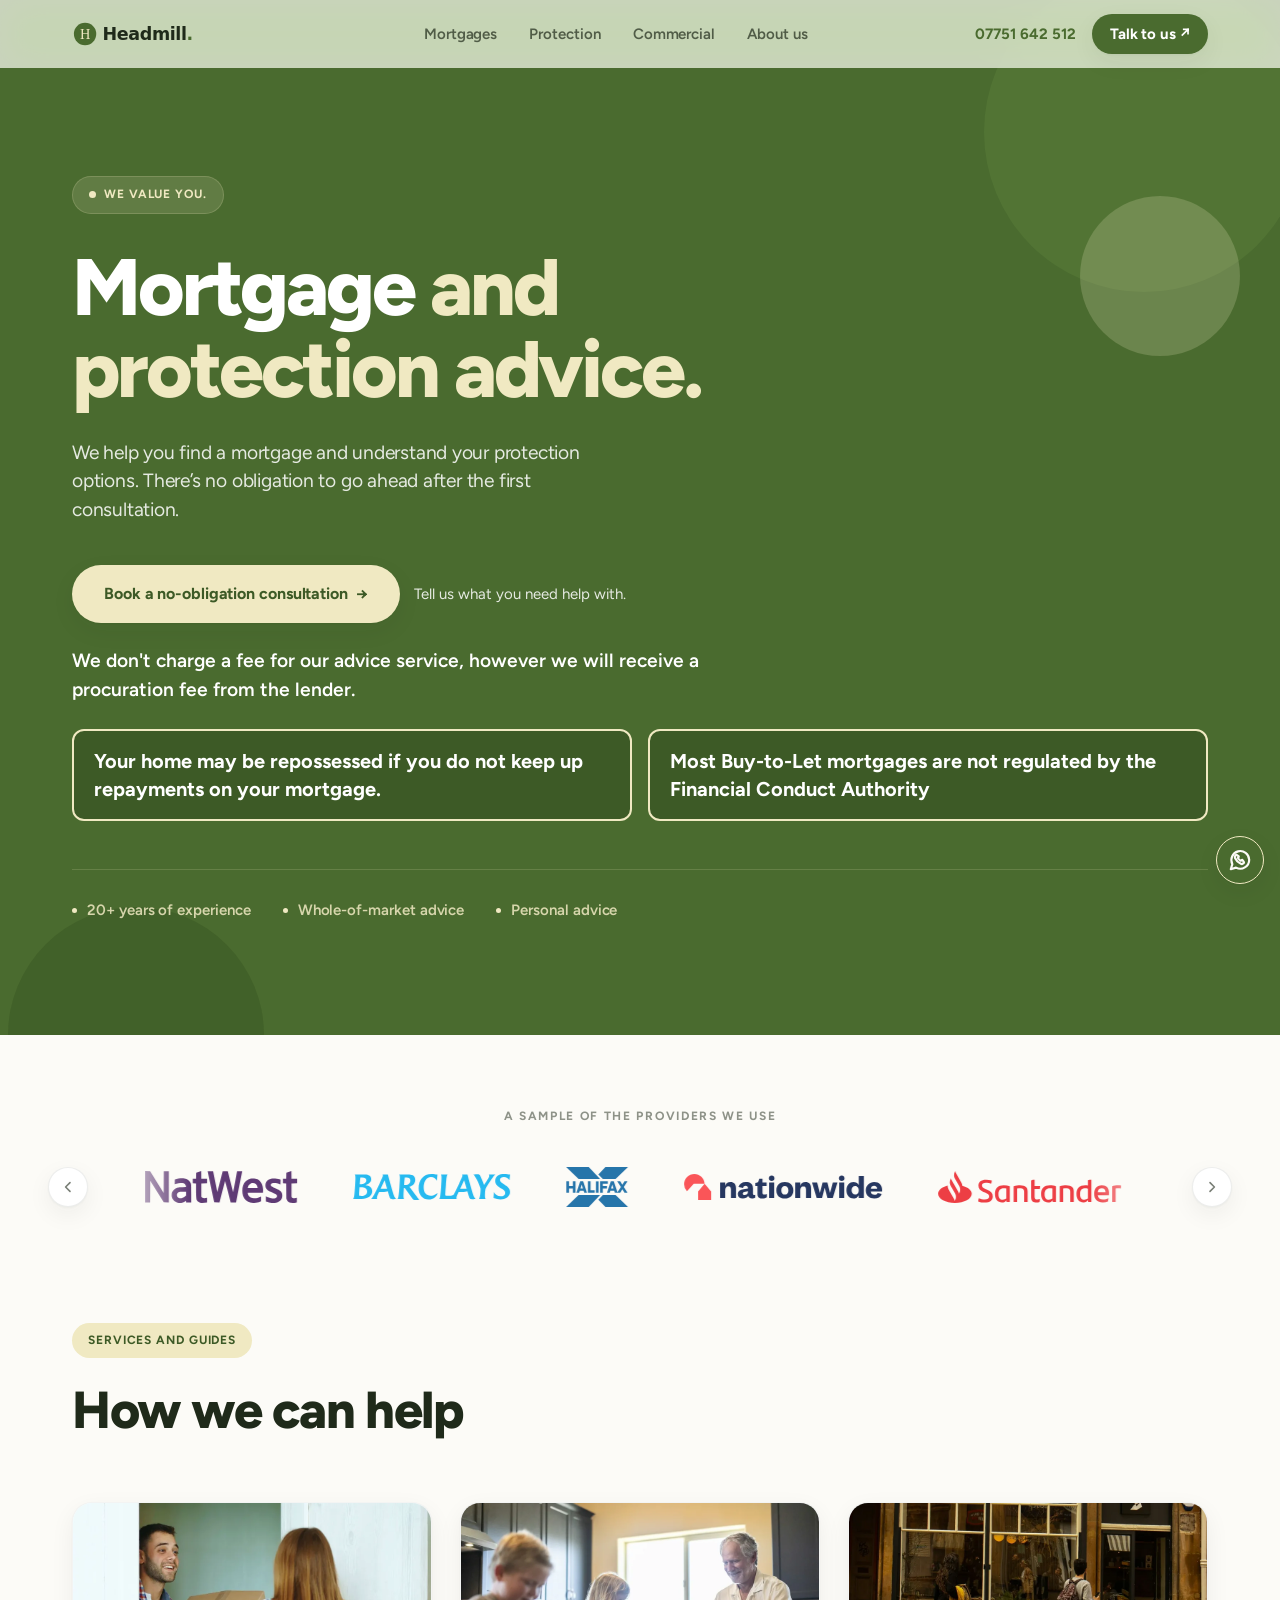
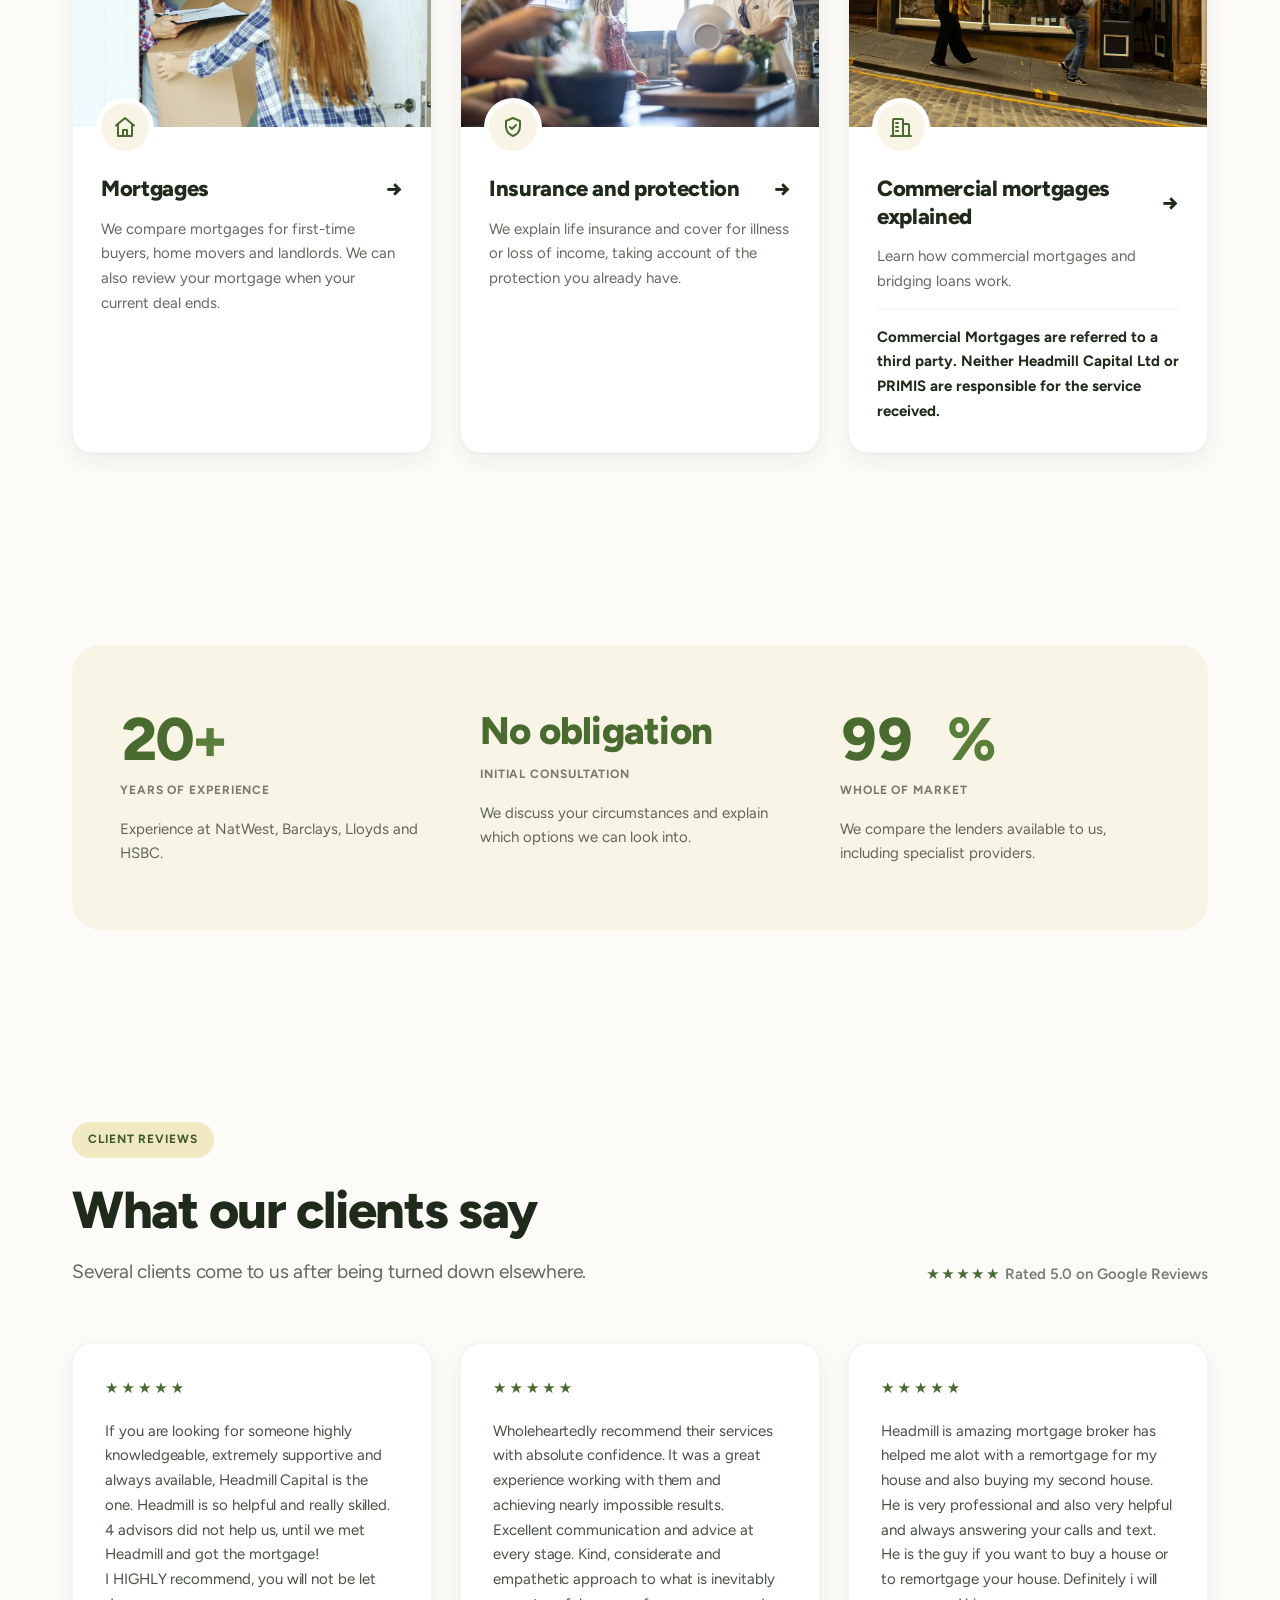
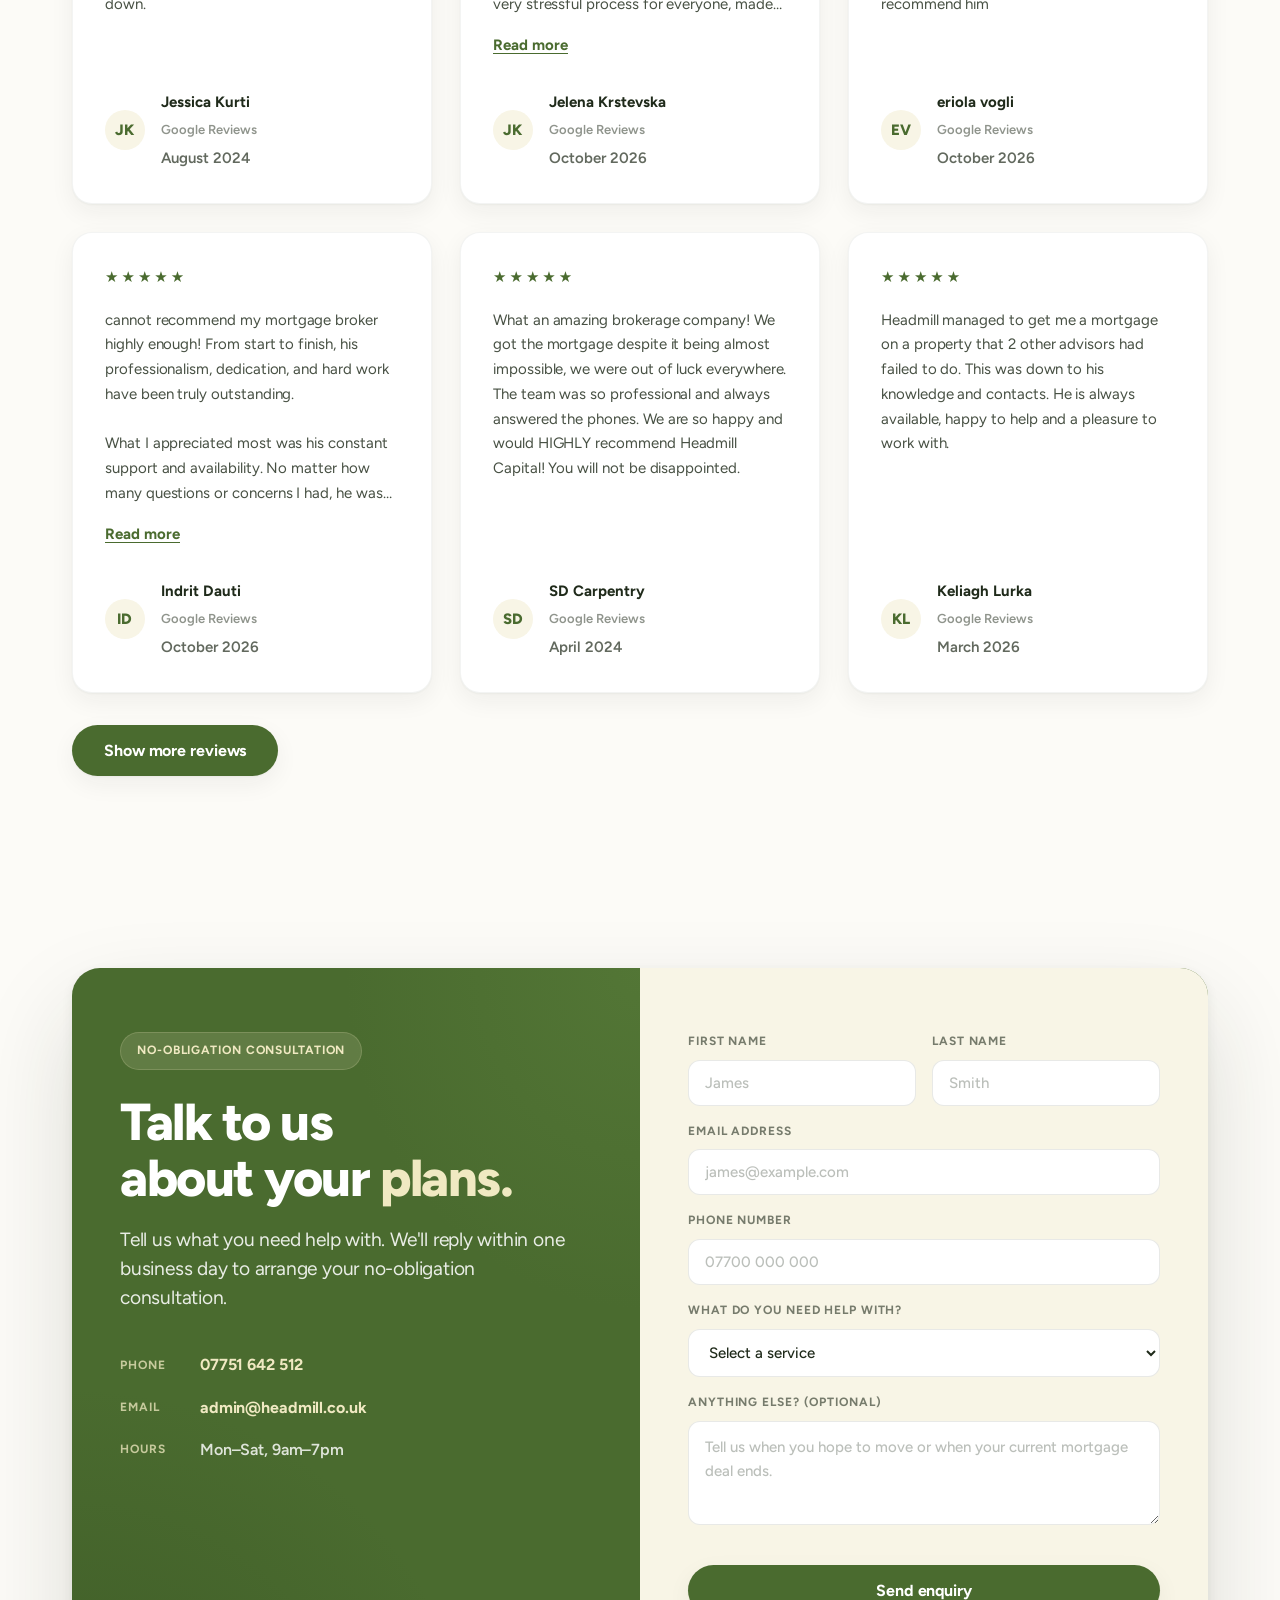
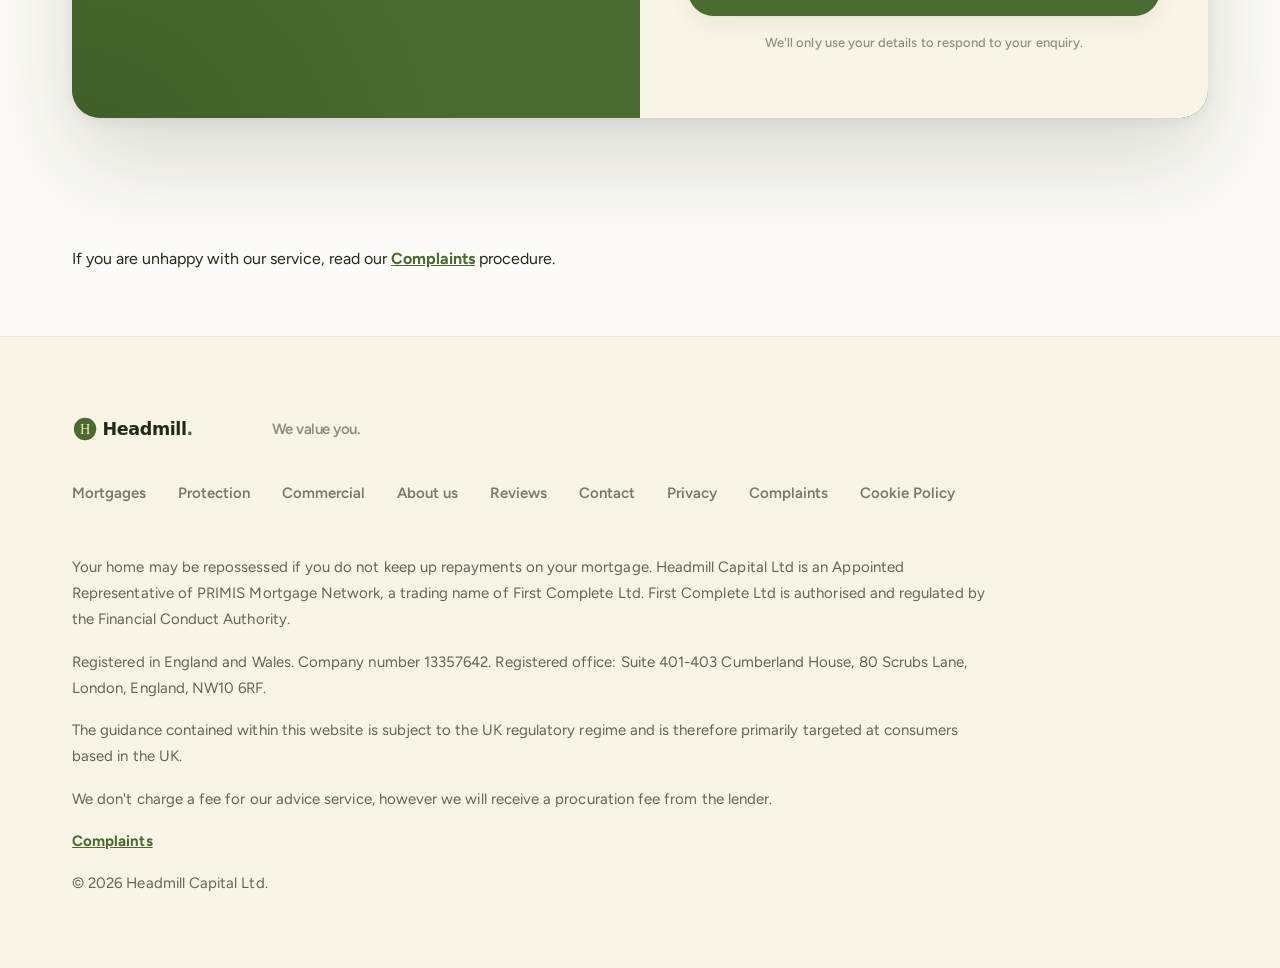
<file: index.html>
<!DOCTYPE html>
<html lang="en">
<head>
<meta charset="UTF-8"/>
<script type="text/javascript" src="https://embeds.iubenda.com/widgets/25c70a25-f016-4a34-96c2-c90e4c5baae2.js"></script>
<meta name="viewport" content="width=device-width, initial-scale=1.0"/>

<!-- SEO -->
<title>Headmill Capital | Mortgage &amp; Insurance Broker UK</title>
<meta name="description" content="Whole-of-market mortgage and protection broker with 20+ years of experience. First-time buyers, remortgages, buy-to-let. No-obligation consultation."/>
<meta name="robots" content="index, follow"/>
<link rel="canonical" href="https://www.headmill.co.uk/"/>

<!-- Open Graph -->
<meta property="og:type"        content="website"/>
<meta property="og:url"         content="https://www.headmill.co.uk/"/>
<meta property="og:site_name"   content="Headmill Capital"/>
<meta property="og:title"       content="Headmill Capital | Mortgage &amp; Insurance Broker"/>
<meta property="og:description" content="Whole-of-market mortgage and protection broker with 20+ years of experience. First-time buyers, remortgages, buy-to-let. No-obligation consultation."/>
<!-- Add og:image once you have a 1200×630 image:
<meta property="og:image" content="https://www.headmill.co.uk/img/og-image.jpg"/> -->

<!-- Twitter Card -->
<meta name="twitter:card"        content="summary_large_image"/>
<meta name="twitter:title"       content="Headmill Capital | Mortgage &amp; Insurance Broker"/>
<meta name="twitter:description" content="Whole-of-market mortgage and protection broker with 20+ years of experience. First-time buyers, remortgages, buy-to-let. No-obligation consultation."/>

<!-- Favicon -->
<link rel="icon" href="assets/img/favicon.svg?v=10" type="image/svg+xml"/>

<!-- Fonts -->
<link rel="preconnect" href="https://fonts.googleapis.com"/>
<link rel="preconnect" href="https://fonts.gstatic.com" crossorigin/>
<link href="https://fonts.googleapis.com/css2?family=Figtree:ital,wght@0,400;0,500;0,600;0,700;0,800;1,400&display=swap" rel="stylesheet"/>

<!-- Stylesheets -->
<link rel="stylesheet" href="assets/css/base.css?v=16"/>
<link rel="stylesheet" href="assets/css/home.css?v=15"/>
</head>
<body>
<a class="skip-link" href="#main-content">Skip to content</a>

<!-- ── NAV ── -->
<header class="site-header">
  <nav class="nav">
    <a href="index.html" class="nav-logo" aria-label="Headmill Capital home">
      <img class="brand-logo" src="assets/img/logo-dark.svg?v=10" alt="" width="460" height="80"/>
    </a>

    <ul class="nav-links">
      <li><a href="mortgages.html">Mortgages</a></li>
      <li><a href="protection.html">Protection</a></li>
      <li><a href="commercial.html">Commercial</a></li>
      <li><a href="about.html">About us</a></li>
    </ul>

    <div class="nav-right">
      <a href="tel:07751642512" class="nav-phone">07751 642 512</a>
      <a href="index.html#contact" class="nav-cta">Talk to us <span aria-hidden="true">↗</span></a>
      <button class="hamburger" id="hamburger" aria-label="Open navigation menu" aria-expanded="false" aria-controls="mobile-nav">
        <span></span>
        <span></span>
        <span></span>
      </button>
    </div>
  </nav>
</header>

<!-- ── MOBILE NAV SHEET ── -->
<div class="nav-scrim" id="nav-scrim" aria-hidden="true"></div>
<div class="mobile-nav" id="mobile-nav" role="dialog" aria-label="Navigation menu" aria-hidden="true" inert>
  <ul>
    <li><a href="mortgages.html"  class="mobile-nav-link">Mortgages</a></li>
    <li><a href="protection.html" class="mobile-nav-link">Protection</a></li>
    <li><a href="commercial.html" class="mobile-nav-link">Commercial</a></li>
    <li><a href="about.html" class="mobile-nav-link">About us</a></li>
  </ul>
  <a href="index.html#contact" class="btn btn-solid">Contact</a>
  <div class="sheet-grip" aria-hidden="true"></div>
</div>

<main id="main-content">
<!-- ── HERO ── -->
<section class="hero" aria-labelledby="hero-title">
  <div class="hero-field" aria-hidden="true"></div>
  <div class="hero-circles" aria-hidden="true">
    <div class="hero-circle c1"></div>
    <div class="hero-circle c2"></div>
    <div class="hero-circle c3"></div>
  </div>
  <div class="container hero-content">
    <p class="badge badge-on-green"><span class="badge-dot" aria-hidden="true"></span>We value you.</p>
    <h1 id="hero-title">Mortgage <span class="accent">and protection advice.</span></h1>
    <p class="hero-sub">We help you find a mortgage and understand your protection options. There’s no obligation to go ahead after the first consultation.</p>
    <div class="hero-actions">
      <a href="#contact" class="btn btn-cream">Book a no-obligation consultation <span aria-hidden="true">→</span></a>
      <p class="hero-action-note">Tell us what you need help with.</p>
    </div>
    <p class="advice-fee">We don't charge a fee for our advice service, however we will receive a procuration fee from the lender.</p>
    <div class="mortgage-warnings" aria-label="Mortgage risk warnings">
      <p class="mortgage-warning"><strong>Your home may be repossessed if you do not keep up repayments on your mortgage.</strong></p>
      <p class="mortgage-warning"><strong>Most Buy-to-Let mortgages are not regulated by the Financial Conduct Authority</strong></p>
    </div>
    <ul class="hero-points" aria-label="Why Headmill">
      <li>20+ years of experience</li>
      <li>Whole-of-market advice</li>
      <li>Personal advice</li>
    </ul>
  </div>
</section>

<!-- ── LENDERS ── -->
<div class="container lenders" aria-label="A sample of the providers we use">
  <p class="lenders-label">A sample of the providers we use</p>
  <div class="lenders-row">
    <button class="lenders-btn" id="lenders-prev" type="button" aria-label="Scroll lenders left">
      <svg width="16" height="16" viewBox="0 0 20 20" fill="none" stroke="currentColor" stroke-width="2" stroke-linecap="round" stroke-linejoin="round" aria-hidden="true"><path d="M12.5 4.5 7 10l5.5 5.5"/></svg>
    </button>
    <div class="lenders-marquee" id="lenders-marquee">
      <div class="lenders-track">
      <div class="lenders-set">
        <span class="lender-item"><img src="assets/img/lenders/natwest.svg" alt="NatWest" loading="lazy" decoding="async" width="152" height="32"/></span>
        <span class="lender-item"><img src="assets/img/lenders/barclays.svg" alt="Barclays" loading="lazy" decoding="async" width="157" height="26"/></span>
        <span class="lender-item"><img src="assets/img/lenders/halifax.svg" alt="Halifax" loading="lazy" decoding="async" width="62" height="40"/></span>
        <span class="lender-item"><img src="assets/img/lenders/nationwide.svg" alt="Nationwide" loading="lazy" decoding="async" width="198" height="26"/></span>
        <span class="lender-item"><img src="assets/img/lenders/santander.svg" alt="Santander" loading="lazy" decoding="async" width="184" height="32"/></span>
        <span class="lender-item"><img src="assets/img/lenders/hsbc.svg" alt="HSBC" loading="lazy" decoding="async" width="119" height="32"/></span>
        <span class="lender-item"><img src="assets/img/lenders/lloyds.svg" alt="Lloyds Bank" loading="lazy" decoding="async" width="191" height="21"/></span>
        <span class="lender-item"><img src="assets/img/lenders/accord.png" alt="Accord Mortgages" loading="lazy" decoding="async" width="146" height="30"/></span>
        <span class="lender-item"><img src="assets/img/lenders/virgin-money.svg" alt="Virgin Money" loading="lazy" decoding="async" width="91" height="40"/></span>
        <span class="lender-item"><img src="assets/img/lenders/coventry.png" alt="Coventry Building Society" loading="lazy" decoding="async" width="113" height="40"/></span>
        <span class="lender-item"><img src="assets/img/lenders/molo.svg" alt="Molo" loading="lazy" decoding="async" width="103" height="32"/></span>
        <span class="lender-item"><img src="assets/img/lenders/landbay.svg" alt="Landbay" loading="lazy" decoding="async" width="213" height="26"/></span>
        <span class="lender-item"><img src="assets/img/lenders/pepper-money.svg" alt="Pepper Money" loading="lazy" decoding="async" width="218" height="28"/></span>
        <span class="lender-item"><img src="assets/img/lenders/bluestone.svg" alt="Bluestone Mortgages" loading="lazy" decoding="async" width="199" height="28"/></span>
        <span class="lender-item"><img src="assets/img/lenders/vida.svg" alt="Vida Homeloans" loading="lazy" decoding="async" width="69" height="48"/></span>
        <span class="lender-item"><img src="assets/img/lenders/west-one.svg" alt="West One Loans" loading="lazy" decoding="async" width="173" height="32"/></span>
        <span class="lender-item"><img src="assets/img/lenders/bank-of-ireland.svg" alt="Bank of Ireland (UK)" loading="lazy" decoding="async" width="51" height="40"/></span>
        <span class="lender-item"><img src="assets/img/lenders/metro-bank.svg" alt="Metro Bank" loading="lazy" decoding="async" width="109" height="40"/></span>
        <span class="lender-item"><img src="assets/img/lenders/kensington.svg" alt="Kensington Mortgages" loading="lazy" decoding="async" width="34" height="40"/></span>
        <span class="lender-item"><img src="assets/img/lenders/skipton.svg" alt="Skipton Building Society" loading="lazy" decoding="async" width="178" height="40"/></span>
      </div>
      <div class="lenders-set" aria-hidden="true">
        <span class="lender-item"><img src="assets/img/lenders/natwest.svg" alt="" loading="lazy" decoding="async" width="152" height="32"/></span>
        <span class="lender-item"><img src="assets/img/lenders/barclays.svg" alt="" loading="lazy" decoding="async" width="157" height="26"/></span>
        <span class="lender-item"><img src="assets/img/lenders/halifax.svg" alt="" loading="lazy" decoding="async" width="62" height="40"/></span>
        <span class="lender-item"><img src="assets/img/lenders/nationwide.svg" alt="" loading="lazy" decoding="async" width="198" height="26"/></span>
        <span class="lender-item"><img src="assets/img/lenders/santander.svg" alt="" loading="lazy" decoding="async" width="184" height="32"/></span>
        <span class="lender-item"><img src="assets/img/lenders/hsbc.svg" alt="" loading="lazy" decoding="async" width="119" height="32"/></span>
        <span class="lender-item"><img src="assets/img/lenders/lloyds.svg" alt="" loading="lazy" decoding="async" width="191" height="21"/></span>
        <span class="lender-item"><img src="assets/img/lenders/accord.png" alt="" loading="lazy" decoding="async" width="146" height="30"/></span>
        <span class="lender-item"><img src="assets/img/lenders/virgin-money.svg" alt="" loading="lazy" decoding="async" width="91" height="40"/></span>
        <span class="lender-item"><img src="assets/img/lenders/coventry.png" alt="" loading="lazy" decoding="async" width="113" height="40"/></span>
        <span class="lender-item"><img src="assets/img/lenders/molo.svg" alt="" loading="lazy" decoding="async" width="103" height="32"/></span>
        <span class="lender-item"><img src="assets/img/lenders/landbay.svg" alt="" loading="lazy" decoding="async" width="213" height="26"/></span>
        <span class="lender-item"><img src="assets/img/lenders/pepper-money.svg" alt="" loading="lazy" decoding="async" width="218" height="28"/></span>
        <span class="lender-item"><img src="assets/img/lenders/bluestone.svg" alt="" loading="lazy" decoding="async" width="199" height="28"/></span>
        <span class="lender-item"><img src="assets/img/lenders/vida.svg" alt="" loading="lazy" decoding="async" width="69" height="48"/></span>
        <span class="lender-item"><img src="assets/img/lenders/west-one.svg" alt="" loading="lazy" decoding="async" width="173" height="32"/></span>
        <span class="lender-item"><img src="assets/img/lenders/bank-of-ireland.svg" alt="" loading="lazy" decoding="async" width="51" height="40"/></span>
        <span class="lender-item"><img src="assets/img/lenders/metro-bank.svg" alt="" loading="lazy" decoding="async" width="109" height="40"/></span>
        <span class="lender-item"><img src="assets/img/lenders/kensington.svg" alt="" loading="lazy" decoding="async" width="34" height="40"/></span>
        <span class="lender-item"><img src="assets/img/lenders/skipton.svg" alt="" loading="lazy" decoding="async" width="178" height="40"/></span>
      </div>
      </div>
    </div>
    <button class="lenders-btn" id="lenders-next" type="button" aria-label="Scroll lenders right">
      <svg width="16" height="16" viewBox="0 0 20 20" fill="none" stroke="currentColor" stroke-width="2" stroke-linecap="round" stroke-linejoin="round" aria-hidden="true"><path d="M7.5 4.5 13 10l-5.5 5.5"/></svg>
    </button>
  </div>
</div>

<!-- ── SERVICES ── -->
<section class="container" id="services" aria-labelledby="services-title">
  <div class="section-head reveal">
    <span class="badge badge-cream">Services and guides</span>
    <h2 id="services-title">How we can help</h2>
  </div>
  <div class="services-grid reveal">
    <article class="service-card">
      <div class="service-media">
        <img src="assets/img/svc-mortgages.webp?v=1" alt="A couple carrying a moving box through an open doorway." loading="lazy" decoding="async" width="1000" height="625"/>
      </div>
      <div class="service-icon">
        <svg width="24" height="24" viewBox="0 0 24 24" fill="none" stroke="currentColor" stroke-width="2" stroke-linecap="round" stroke-linejoin="round" aria-hidden="true"><path d="M3 10.5 12 3l9 7.5"/><path d="M5 9.5V21h14V9.5"/><path d="M10 21v-6h4v6"/></svg>
      </div>
      <h3><a href="mortgages.html" class="service-heading-link">Mortgages <span class="service-arrow" aria-hidden="true">→</span></a></h3>
      <p>We compare mortgages for first-time buyers, home movers and landlords. We can also review your mortgage when your current deal ends.</p>
    </article>
    <article class="service-card">
      <div class="service-media">
        <img src="assets/img/svc-protection.webp?v=1" alt="A grandfather and two grandchildren preparing food in a kitchen." loading="lazy" decoding="async" width="1000" height="625"/>
      </div>
      <div class="service-icon">
        <svg width="24" height="24" viewBox="0 0 24 24" fill="none" stroke="currentColor" stroke-width="2" stroke-linecap="round" stroke-linejoin="round" aria-hidden="true"><path d="M12 3l7 3v5c0 5-3 8.5-7 10-4-1.5-7-5-7-10V6l7-3z"/><path d="M9 12l2 2 4-4"/></svg>
      </div>
      <h3><a href="protection.html" class="service-heading-link">Insurance and protection <span class="service-arrow" aria-hidden="true">→</span></a></h3>
      <p>We explain life insurance and cover for illness or loss of income, taking account of the protection you already have.</p>
    </article>
    <article class="service-card">
      <div class="service-media">
        <img src="assets/img/svc-commercial.webp?v=1" alt="Two people walking past a café window on a cobbled Edinburgh street." loading="lazy" decoding="async" width="1000" height="625"/>
      </div>
      <div class="service-icon">
        <svg width="24" height="24" viewBox="0 0 24 24" fill="none" stroke="currentColor" stroke-width="2" stroke-linecap="round" stroke-linejoin="round" aria-hidden="true"><path d="M4 21V5a1 1 0 011-1h8a1 1 0 011 1v16"/><path d="M14 9h5a1 1 0 011 1v11"/><path d="M2 21h20"/><path d="M7 8h2M7 12h2M7 16h2"/></svg>
      </div>
      <h3><a href="commercial.html" class="service-heading-link">Commercial mortgages explained <span class="service-arrow" aria-hidden="true">→</span></a></h3>
      <p>Learn how commercial mortgages and bridging loans work.</p>
      <p class="referral-notice"><strong>Commercial Mortgages are referred to a third party. Neither Headmill Capital Ltd or PRIMIS are responsible for the service received.</strong></p>
    </article>
  </div>
</section>

<!-- ── STATS ── -->
<section class="container">
  <div class="stats-panel reveal">
    <div class="stats-grid">
      <div>
        <div class="stat-num">20<span>+</span></div>
        <div class="stat-label">Years of experience</div>
        <p class="stat-desc">Experience at NatWest, Barclays, Lloyds and HSBC.</p>
      </div>
      <div>
        <div class="stat-num stat-text">No obligation</div>
        <div class="stat-label">Initial consultation</div>
        <p class="stat-desc">We discuss your circumstances and explain which options we can look into.</p>
      </div>
      <div>
        <div class="stat-num">100<span>%</span></div>
        <div class="stat-label">Whole of market</div>
        <p class="stat-desc">We compare the lenders available to us, including specialist providers.</p>
      </div>
    </div>
  </div>
</section>

<!-- ── REVIEWS ── -->
<section class="container" id="reviews">
  <div class="reviews-head reveal">
    <div class="section-head">
      <span class="badge badge-cream">Client reviews</span>
      <h2>What our clients say</h2>
      <p>Several clients come to us after being turned down elsewhere.</p>
    </div>
    <p class="reviews-rating"><span class="stars" aria-hidden="true">&#9733;&#9733;&#9733;&#9733;&#9733;</span> Rated 5.0 on Google Reviews</p>
  </div>

  <div class="reviews-grid reveal" id="reviews-grid">
    <figure class="review-card">
      <div class="review-stars" aria-label="5 out of 5 stars">&#9733;&#9733;&#9733;&#9733;&#9733;</div>
      <blockquote class="review-text" id="review-1">If you are looking for someone highly knowledgeable, extremely supportive and always available, Headmill Capital is the one. Headmill is so helpful and really skilled. 4 advisors did not help us, until we met Headmill and got the mortgage!
I HIGHLY recommend, you will not be let down.</blockquote>
      <figcaption class="review-footer">
        <span class="review-avatar" aria-hidden="true">JK</span>
        <span>
          <span class="review-name">Jessica Kurti</span><br/>
          <span class="review-src">Google Reviews</span>
          <time class="review-date" datetime="2024-08">August 2024</time>
        </span>
      </figcaption>
    </figure>

    <figure class="review-card">
      <div class="review-stars" aria-label="5 out of 5 stars">&#9733;&#9733;&#9733;&#9733;&#9733;</div>
      <blockquote class="review-text" id="review-2">Wholeheartedly recommend their services with absolute confidence. It was a great experience working with them and achieving nearly impossible results. Excellent communication and advice at every stage. Kind, considerate and empathetic approach to what is inevitably very stressful process for everyone, made hudge difference to us. We have found our advisers for life. Would not dream of working with anyone else but the Headmill team.
Please, if you are looking for a trustworthy and knowledgeable adviser to help you with any of your financial needs, look no further and consider yourself very lucky to have come across Headmill Capital!</blockquote>
      <figcaption class="review-footer">
        <span class="review-avatar" aria-hidden="true">JK</span>
        <span>
          <span class="review-name">Jelena Krstevska</span><br/>
          <span class="review-src">Google Reviews</span>
          <time class="review-date" datetime="2026-10">October 2026</time>
        </span>
      </figcaption>
    </figure>

    <figure class="review-card">
      <div class="review-stars" aria-label="5 out of 5 stars">&#9733;&#9733;&#9733;&#9733;&#9733;</div>
      <blockquote class="review-text" id="review-3">Headmill is amazing mortgage broker has helped me alot with a remortgage for my house and also buying my second house. He is very professional and also very helpful and always answering your calls and text. He is the guy if you want to buy a house or to remortgage your house. Definitely i will recommend him</blockquote>
      <figcaption class="review-footer">
        <span class="review-avatar" aria-hidden="true">EV</span>
        <span>
          <span class="review-name">eriola vogli</span><br/>
          <span class="review-src">Google Reviews</span>
          <time class="review-date" datetime="2026-10">October 2026</time>
        </span>
      </figcaption>
    </figure>

    <figure class="review-card">
      <div class="review-stars" aria-label="5 out of 5 stars">&#9733;&#9733;&#9733;&#9733;&#9733;</div>
      <blockquote class="review-text" id="review-4">cannot recommend my mortgage broker highly enough! From start to finish, his professionalism, dedication, and hard work have been truly outstanding.

What I appreciated most was his constant support and availability. No matter how many questions or concerns I had, he was always just a phone call away. During moments when I felt stressed or overwhelmed by the mortgage process, he always answered my calls with such positivity, patience, and reassurance, which made a huge difference.

His knowledge, expertise, and genuine commitment to helping me throughout the journey gave me so much confidence and peace of mind. He consistently went above and beyond, and I never felt like I was facing the process alone.

It’s rare to come across someone who is not only excellent at their job but also genuinely cares about their clients.

I’m incredibly grateful for everything he has done and would wholeheartedly recommend him to anyone looking for a trustworthy, knowledgeable, and dedicated mortgage broker.

Once again thank you so much for everything</blockquote>
      <figcaption class="review-footer">
        <span class="review-avatar" aria-hidden="true">ID</span>
        <span>
          <span class="review-name">Indrit Dauti</span><br/>
          <span class="review-src">Google Reviews</span>
          <time class="review-date" datetime="2026-10">October 2026</time>
        </span>
      </figcaption>
    </figure>

    <figure class="review-card">
      <div class="review-stars" aria-label="5 out of 5 stars">&#9733;&#9733;&#9733;&#9733;&#9733;</div>
      <blockquote class="review-text" id="review-5">What an amazing brokerage company! We got the mortgage despite it being almost impossible, we were out of luck everywhere. The team was so professional and always answered the phones. We are so happy and would HIGHLY recommend Headmill Capital! You will not be disappointed.</blockquote>
      <figcaption class="review-footer">
        <span class="review-avatar" aria-hidden="true">SD</span>
        <span>
          <span class="review-name">SD Carpentry</span><br/>
          <span class="review-src">Google Reviews</span>
          <time class="review-date" datetime="2024-04">April 2024</time>
        </span>
      </figcaption>
    </figure>

    <figure class="review-card">
      <div class="review-stars" aria-label="5 out of 5 stars">&#9733;&#9733;&#9733;&#9733;&#9733;</div>
      <blockquote class="review-text" id="review-6">Headmill managed to get me a mortgage on a property that 2 other advisors had failed to do. This was down to his knowledge and contacts. He is always available, happy to help and a pleasure to work with.</blockquote>
      <figcaption class="review-footer">
        <span class="review-avatar" aria-hidden="true">KL</span>
        <span>
          <span class="review-name">Keliagh Lurka</span><br/>
          <span class="review-src">Google Reviews</span>
          <time class="review-date" datetime="2026-03">March 2026</time>
        </span>
      </figcaption>
    </figure>

    <figure class="review-card">
      <div class="review-stars" aria-label="5 out of 5 stars">&#9733;&#9733;&#9733;&#9733;&#9733;</div>
      <blockquote class="review-text" id="review-7">Absolutely outstanding service from Headmill from start to finish! He helped me secure the mortgage offer I needed and guided me through every step of the process with great professionalism and efficiency.

What really stood out was his dedication even after the mortgage offer was secured. When I faced further complications and delays with the solicitors, Headmill continued to support me, offering valuable advice, following up, and even making calls to ensure everything kept moving forward.

His experience and knowledge made a huge difference, especially as I was completely unfamiliar with the process and the steps involved. He genuinely went above and beyond what I would expect from a mortgage broker.

I’m extremely grateful for his patience, dedication, and support. I cannot recommend Headmill highly enough!
Thank you!!</blockquote>
      <figcaption class="review-footer">
        <span class="review-avatar" aria-hidden="true">HA</span>
        <span>
          <span class="review-name">hicham arafa</span><br/>
          <span class="review-src">Google Reviews</span>
          <time class="review-date" datetime="2026-10">October 2026</time>
        </span>
      </figcaption>
    </figure>

    <figure class="review-card">
      <div class="review-stars" aria-label="5 out of 5 stars">&#9733;&#9733;&#9733;&#9733;&#9733;</div>
      <blockquote class="review-text" id="review-8">Excellent business excellent person Headmill helped us find a great mortgage deal. He’s a very hard working mortgage broker always finds a way to resolve any issues for his clients. I wish him luck for his future business prospects.</blockquote>
      <figcaption class="review-footer">
        <span class="review-avatar" aria-hidden="true">MS</span>
        <span>
          <span class="review-name">muhammad sadaat</span><br/>
          <span class="review-src">Google Reviews</span>
          <time class="review-date" datetime="2026-10">October 2026</time>
        </span>
      </figcaption>
    </figure>

    <figure class="review-card">
      <div class="review-stars" aria-label="5 out of 5 stars">&#9733;&#9733;&#9733;&#9733;&#9733;</div>
      <blockquote class="review-text" id="review-9">Highly Recommend Headmill Capital for insurance and mortgages! Extremely dedicated, professional and hardworking. Always prompt with answering my phone calls, my concerns were always addressed and listened. If I could give more than 5*s, I would!!!!</blockquote>
      <figcaption class="review-footer">
        <span class="review-avatar" aria-hidden="true">SK</span>
        <span>
          <span class="review-name">Shpetim Kacollja</span><br/>
          <span class="review-src">Google Reviews</span>
          <time class="review-date" datetime="2024-04">April 2024</time>
        </span>
      </figcaption>
    </figure>

    <figure class="review-card">
      <div class="review-stars" aria-label="5 out of 5 stars">&#9733;&#9733;&#9733;&#9733;&#9733;</div>
      <blockquote class="review-text" id="review-10">Exceptional service from start to finish! Our mortgage and insurance needs were expertly handled by this broker. Professionalism, efficiency, and top-notch communication made the entire process smooth and stress-free. Highly recommend!</blockquote>
      <figcaption class="review-footer">
        <span class="review-avatar" aria-hidden="true">F</span>
        <span>
          <span class="review-name">fcca2004</span><br/>
          <span class="review-src">Google Reviews</span>
          <time class="review-date" datetime="2024-04">April 2024</time>
        </span>
      </figcaption>
    </figure>

    <figure class="review-card">
      <div class="review-stars" aria-label="5 out of 5 stars">&#9733;&#9733;&#9733;&#9733;&#9733;</div>
      <blockquote class="review-text" id="review-11">The broker was very correct and precise in his work. He always answered my calls at any time, every question I had. Yes I recommend it with five stars. I was able to get the home loan very quickly.</blockquote>
      <figcaption class="review-footer">
        <span class="review-avatar" aria-hidden="true">MI</span>
        <span>
          <span class="review-name">Mandir Ibrushi</span><br/>
          <span class="review-src">Google Reviews</span>
          <time class="review-date" datetime="2024-05">May 2024</time>
        </span>
      </figcaption>
    </figure>

    <figure class="review-card">
      <div class="review-stars" aria-label="5 out of 5 stars">&#9733;&#9733;&#9733;&#9733;&#9733;</div>
      <blockquote class="review-text" id="review-12">Broker was really helpful, always available and willing to give advice. Great experience from the beginning to the end of the process, I recommend it to everyone who wants an exceptional service.</blockquote>
      <figcaption class="review-footer">
        <span class="review-avatar" aria-hidden="true">RB</span>
        <span>
          <span class="review-name">Roberto Betti</span><br/>
          <span class="review-src">Google Reviews</span>
          <time class="review-date" datetime="2026-10">October 2026</time>
        </span>
      </figcaption>
    </figure>

    <figure class="review-card">
      <div class="review-stars" aria-label="5 out of 5 stars">&#9733;&#9733;&#9733;&#9733;&#9733;</div>
      <blockquote class="review-text" id="review-13">Highly recommend! Exceptional service from start to finish. The team was professional, attentive, and helped me navigate the complexities of mortgage and insurance with ease. Thanks for making the process stress-free!</blockquote>
      <figcaption class="review-footer">
        <span class="review-avatar" aria-hidden="true">GH</span>
        <span>
          <span class="review-name">Gezim Hametaj</span><br/>
          <span class="review-src">Google Reviews</span>
          <time class="review-date" datetime="2024-04">April 2024</time>
        </span>
      </figcaption>
    </figure>

    <figure class="review-card">
      <div class="review-stars" aria-label="5 out of 5 stars">&#9733;&#9733;&#9733;&#9733;&#9733;</div>
      <blockquote class="review-text" id="review-14">Headmill Capital done for me my mortgage application , i will recommend this company , they sort out my mortgage quickly and stres free and dealt with everything very professionally .
I will use them again and recommend to others .</blockquote>
      <figcaption class="review-footer">
        <span class="review-avatar" aria-hidden="true">AG</span>
        <span>
          <span class="review-name">andrzej giwerski</span><br/>
          <span class="review-src">Google Reviews</span>
          <time class="review-date" datetime="2024-04">April 2024</time>
        </span>
      </figcaption>
    </figure>

    <figure class="review-card">
      <div class="review-stars" aria-label="5 out of 5 stars">&#9733;&#9733;&#9733;&#9733;&#9733;</div>
      <blockquote class="review-text" id="review-15">This broker was incredibly helpful and trustworthy. He was very precise and detailed to what needed to be done. Never hesitated or waited to return calls, was extremely helpful.</blockquote>
      <figcaption class="review-footer">
        <span class="review-avatar" aria-hidden="true">RR</span>
        <span>
          <span class="review-name">Refki Rexhepi</span><br/>
          <span class="review-src">Google Reviews</span>
          <time class="review-date" datetime="2026-10">October 2026</time>
        </span>
      </figcaption>
    </figure>

    <figure class="review-card">
      <div class="review-stars" aria-label="5 out of 5 stars">&#9733;&#9733;&#9733;&#9733;&#9733;</div>
      <blockquote class="review-text" id="review-16">The best! Thank you very much for your professionalism and dedication. I will definitely recommend to use this mortgage advisor . Once again thank you</blockquote>
      <figcaption class="review-footer">
        <span class="review-avatar" aria-hidden="true">PS</span>
        <span>
          <span class="review-name">Pernet Shpani</span><br/>
          <span class="review-src">Google Reviews</span>
          <time class="review-date" datetime="2026-10">October 2026</time>
        </span>
      </figcaption>
    </figure>

    <figure class="review-card">
      <div class="review-stars" aria-label="5 out of 5 stars">&#9733;&#9733;&#9733;&#9733;&#9733;</div>
      <blockquote class="review-text" id="review-17">The best broker I’ve ever had. Others told me I couldn’t buy a house with my current residency status, but Headmill Capital made it happen my dream house.
Thank you very much
I recommend to everyone Headmill Capital</blockquote>
      <figcaption class="review-footer">
        <span class="review-avatar" aria-hidden="true">SL</span>
        <span>
          <span class="review-name">Skepi Ltd</span><br/>
          <span class="review-src">Google Reviews</span>
          <time class="review-date" datetime="2026-10">October 2026</time>
        </span>
      </figcaption>
    </figure>

    <figure class="review-card">
      <div class="review-stars" aria-label="5 out of 5 stars">&#9733;&#9733;&#9733;&#9733;&#9733;</div>
      <blockquote class="review-text" id="review-18">very good service , could not fault the work from start to finish. would recommend without hesitation . 5 stars</blockquote>
      <figcaption class="review-footer">
        <span class="review-avatar" aria-hidden="true">DS</span>
        <span>
          <span class="review-name">David Sage</span><br/>
          <span class="review-src">Google Reviews</span>
          <time class="review-date" datetime="2026-10">October 2026</time>
        </span>
      </figcaption>
    </figure>

    <figure class="review-card">
      <div class="review-stars" aria-label="5 out of 5 stars">&#9733;&#9733;&#9733;&#9733;&#9733;</div>
      <blockquote class="review-text" id="review-19">Excellent service from headmill capital, highly recommended</blockquote>
      <figcaption class="review-footer">
        <span class="review-avatar" aria-hidden="true">AJ</span>
        <span>
          <span class="review-name">Ali javan</span><br/>
          <span class="review-src">Google Reviews</span>
          <time class="review-date" datetime="2026-10">October 2026</time>
        </span>
      </figcaption>
    </figure>

    <figure class="review-card">
      <div class="review-stars" aria-label="5 out of 5 stars">&#9733;&#9733;&#9733;&#9733;&#9733;</div>
      <blockquote class="review-text" id="review-20">Excellent service</blockquote>
      <figcaption class="review-footer">
        <span class="review-avatar" aria-hidden="true">BD</span>
        <span>
          <span class="review-name">Ben Duna</span><br/>
          <span class="review-src">Google Reviews</span>
          <time class="review-date" datetime="2026-10">October 2026</time>
        </span>
      </figcaption>
    </figure>
  </div>
</section>

<!-- ── CONTACT ── -->
<section class="container" id="contact">
  <div class="contact-panel reveal">
    <!-- Left: invitation + details -->
    <div class="contact-left">
      <div class="contact-left-inner">
        <span class="badge badge-on-green">No-obligation consultation</span>
        <h2 class="contact-headline">Talk to us<br/>about your <span class="accent">plans.</span></h2>
        <p class="contact-body">Tell us what you need help with. We'll reply within one business day to arrange your no-obligation consultation.</p>

        <div class="contact-details">
          <div class="contact-detail">
            <div class="contact-detail-label">Phone</div>
            <a href="tel:07751642512" class="contact-detail-val">07751 642 512</a>
          </div>
          <div class="contact-detail">
            <div class="contact-detail-label">Email</div>
            <a href="mailto:admin@headmill.co.uk" class="contact-detail-val">admin@headmill.co.uk</a>
          </div>
          <div class="contact-detail">
            <div class="contact-detail-label">Hours</div>
            <span class="contact-detail-val plain">Mon&ndash;Sat, 9am&ndash;7pm</span>
          </div>
        </div>
      </div>
    </div>

    <!-- Right: form -->
    <div class="contact-right">
      <form id="contact-form" class="contact-form" novalidate>
        <div class="f-row">
          <div class="f-group">
            <label for="field-first-name">First name</label>
            <input type="text" id="field-first-name" name="first_name"
              placeholder="James" autocomplete="given-name"/>
          </div>
          <div class="f-group">
            <label for="field-last-name">Last name</label>
            <input type="text" id="field-last-name" name="last_name"
              placeholder="Smith" autocomplete="family-name"/>
          </div>
        </div>

        <div class="f-group">
          <label for="field-email">Email address</label>
          <input type="email" id="field-email" name="email"
            placeholder="james@example.com" autocomplete="email"/>
        </div>

        <div class="f-group">
          <label for="field-phone">Phone number</label>
          <input type="tel" id="field-phone" name="phone"
            placeholder="07700 000 000" autocomplete="tel"/>
        </div>

        <div class="f-group">
          <label for="field-service">What do you need help with?</label>
          <select id="field-service" name="service">
            <option value="" disabled selected>Select a service</option>
            <option value="First-Time Buyer Mortgage">First-time buyer mortgage</option>
            <option value="Remortgage">Remortgage</option>
            <option value="Buy-to-Let">Buy-to-let mortgage</option>
            <option value="Home Mover">Moving home</option>
            <option value="Insurance &amp; Protection">Insurance and protection</option>
          </select>
        </div>

        <div class="f-group">
          <label for="field-message">Anything else? (optional)</label>
          <textarea id="field-message" name="message"
            placeholder="Tell us when you hope to move or when your current mortgage deal ends."></textarea>
        </div>

        <!-- Hidden Formspree config fields -->
        <input type="hidden" name="_subject" value="New enquiry from Headmill Capital website"/>

        <button type="submit" class="form-submit">Send enquiry</button>
        <p class="form-note">We'll only use your details to respond to your enquiry.</p>
      </form>
    </div>
  </div>
</section>

  <p class="container complaints-access">If you are unhappy with our service, read our <a href="complaints.html">Complaints</a> procedure.</p>

</main>

<!-- ── FOOTER ── -->
<footer>
  <div class="container">
    <div class="footer-top">
      <a href="index.html" class="footer-logo" aria-label="Headmill Capital home">
        <img class="brand-logo" src="assets/img/logo-dark.svg?v=10" alt="" width="460" height="80" loading="lazy"/>
        <span class="footer-tagline">We value you.</span>
      </a>
      <ul class="footer-links">
        <li><a href="mortgages.html">Mortgages</a></li>
        <li><a href="protection.html">Protection</a></li>
        <li><a href="commercial.html">Commercial</a></li>
        <li><a href="about.html">About us</a></li>
        <li><a href="index.html#reviews">Reviews</a></li>
        <li><a href="index.html#contact">Contact</a></li>
        <li><a href="privacy.html">Privacy</a></li>
        <li><a href="complaints.html">Complaints</a></li>
        <li><a href="https://www.iubenda.com/privacy-policy/43757909/cookie-policy" target="_blank" rel="noopener">Cookie Policy</a></li>
      </ul>
    </div>
    <div class="footer-fca">
      <p>Your home may be repossessed if you do not keep up repayments on your mortgage.
      Headmill Capital Ltd is an Appointed Representative of PRIMIS Mortgage Network, a trading name of First Complete Ltd. First Complete Ltd is authorised and regulated by the Financial Conduct Authority.</p>
      <p>Registered in England and Wales. Company number 13357642. Registered office: Suite 401-403 Cumberland House, 80 Scrubs Lane, London, England, NW10 6RF.</p>
      <p>The guidance contained within this website is subject to the UK regulatory regime and is therefore primarily targeted at consumers based in the UK.</p>
      <p>We don't charge a fee for our advice service, however we will receive a procuration fee from the lender.</p>
      <p><a href="complaints.html">Complaints</a></p>
      <p>&copy; 2026 Headmill Capital Ltd.</p>
    </div>
  </div>
</footer>

<!-- Images added in future: always include loading="lazy" decoding="async"
     e.g. <img src="..." alt="..." loading="lazy" decoding="async" width="..." height="..."/> -->

<!-- WhatsApp -->
<a class="whatsapp-float"
   href="https://wa.me/447751642512"
   aria-label="Chat with us on WhatsApp"
   target="_blank" rel="noopener">
  <svg width="26" height="26" viewBox="0 0 24 24" fill="none"
       stroke="currentColor" stroke-width="2" stroke-linecap="round" stroke-linejoin="round"
       aria-hidden="true" focusable="false">
    <path d="M20.5 11.75a8.25 8.25 0 0 1-12.18 7.26L3.5 20.5l1.45-4.67a8.25 8.25 0 1 1 15.55-4.08Z"/>
    <path d="m8.1 7.5-.6.8c-.4.5-.4 1.2-.1 1.8a10.6 10.6 0 0 0 5.4 5.4c.6.3 1.3.3 1.8-.1l.8-.6c.3-.2.4-.6.2-.9l-1.2-1.7c-.2-.3-.6-.4-.9-.1l-.8.6a7.8 7.8 0 0 1-2.6-2.6l.6-.8c.3-.3.2-.7-.1-.9L8.9 7.3c-.3-.2-.6-.1-.8.2Z"/>
  </svg>
</a>

<script src="assets/js/motion.js?v=15"></script>
<script src="assets/js/shared.js?v=13"></script>
<script src="assets/js/reviews.js?v=2"></script>
<script src="assets/js/form.js?v=10"></script>
<script src="assets/js/lenders.js?v=10"></script>
</body>
</html>
</file>
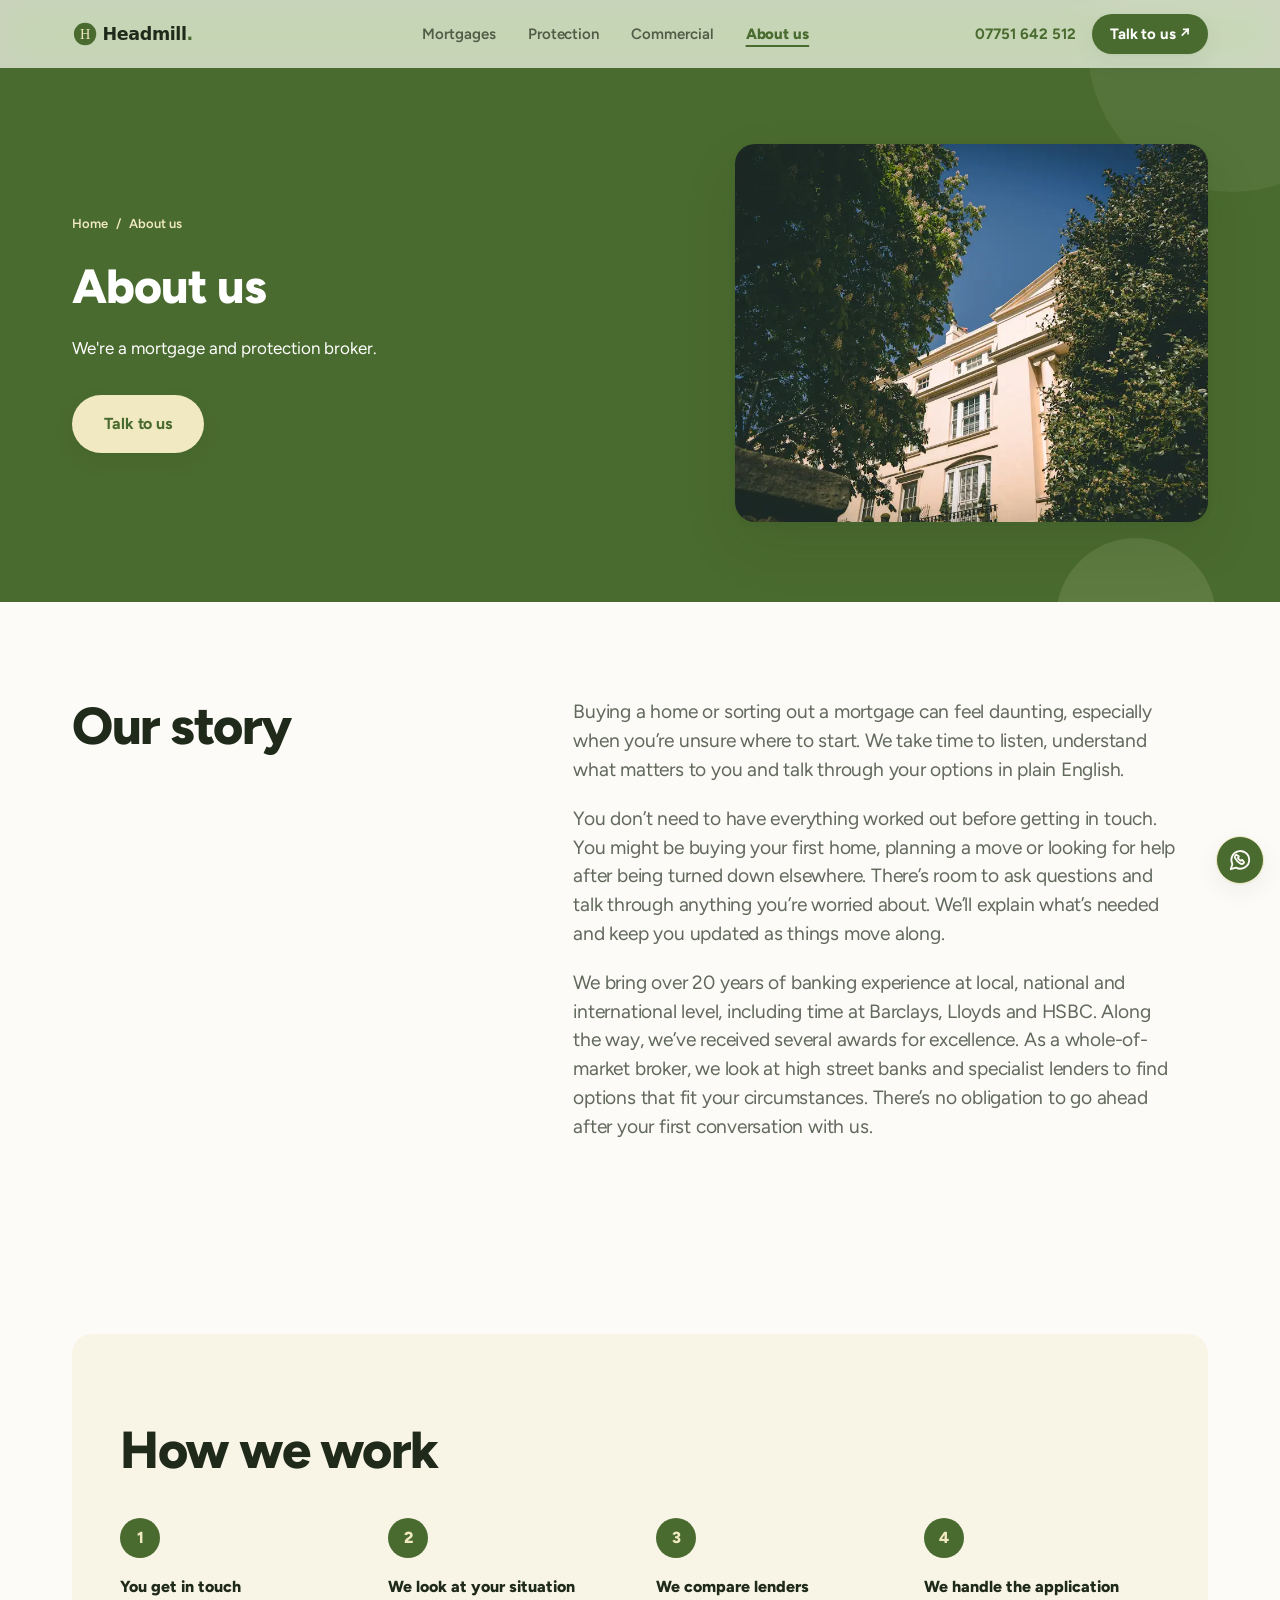
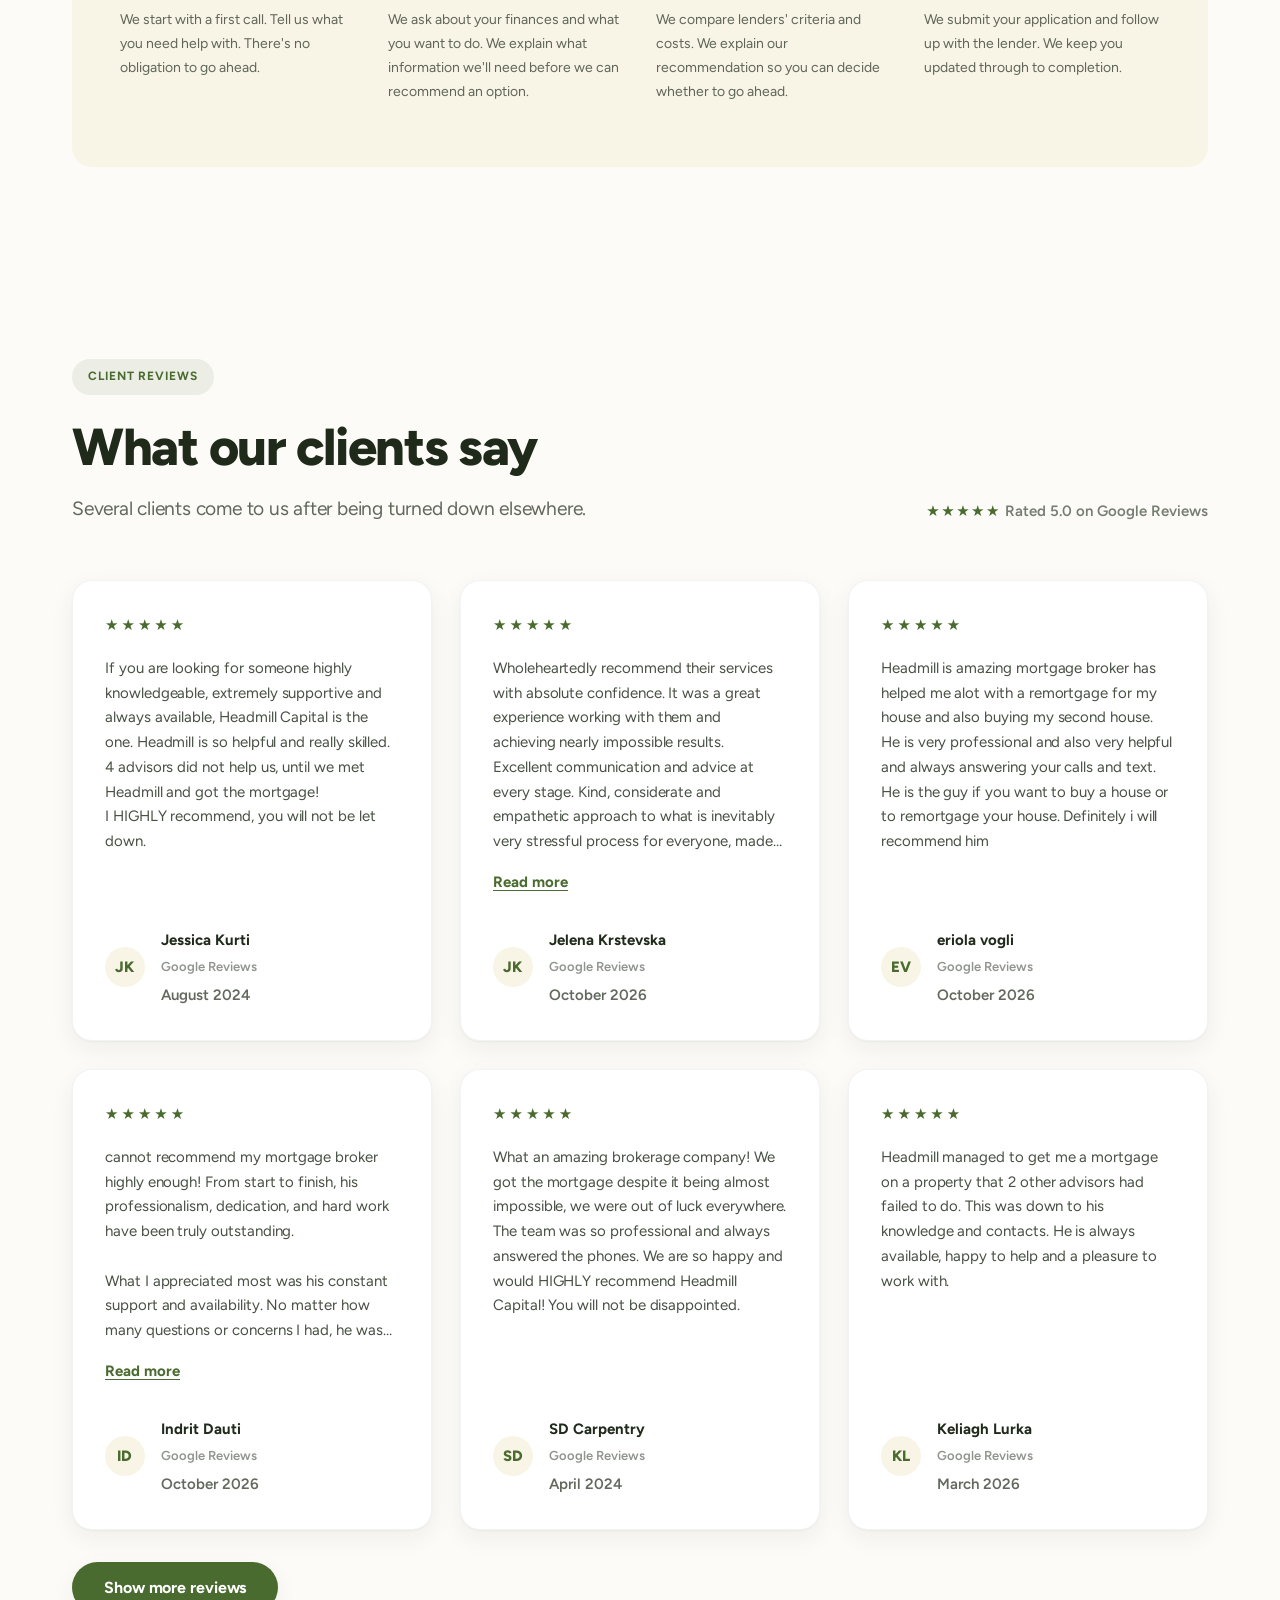
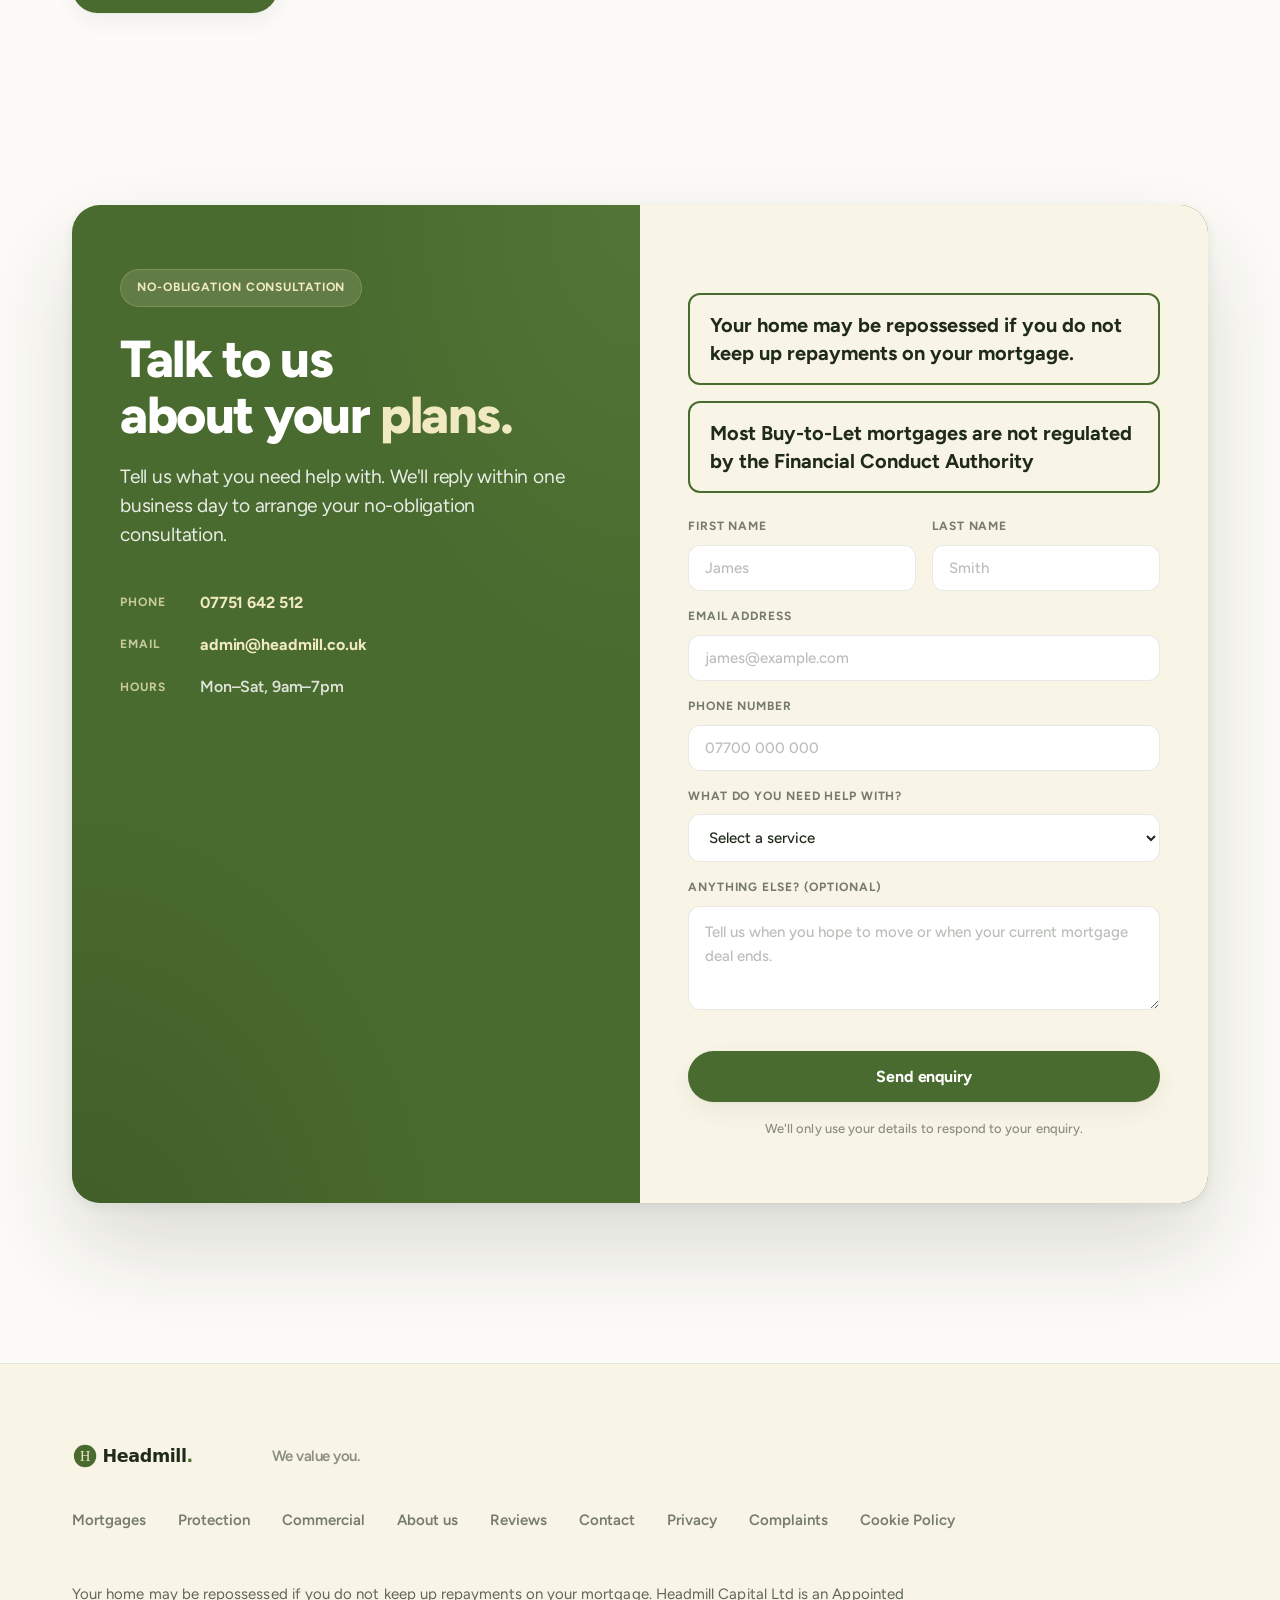
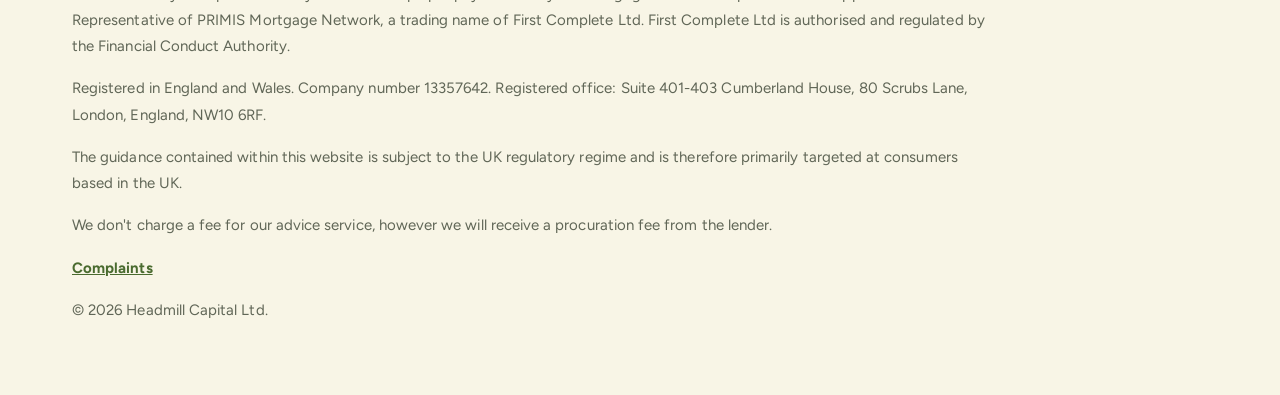
<file: about.html>
<!DOCTYPE html>
<html lang="en">
<head>
<meta charset="UTF-8"/>
<script type="text/javascript" src="https://embeds.iubenda.com/widgets/25c70a25-f016-4a34-96c2-c90e4c5baae2.js"></script>
<meta name="viewport" content="width=device-width, initial-scale=1.0"/>

<!-- SEO -->
<title>About us | Headmill Capital</title>
<meta name="description" content="About Headmill Capital, a whole-of-market broker with over 20 years of banking experience. Learn how we work and read our client reviews."/>
<meta name="robots" content="index, follow"/>
<link rel="canonical" href="https://www.headmill.co.uk/about.html"/>

<!-- Open Graph -->
<meta property="og:type"        content="website"/>
<meta property="og:url"         content="https://www.headmill.co.uk/about.html"/>
<meta property="og:site_name"   content="Headmill Capital"/>
<meta property="og:title"       content="About us | Headmill Capital"/>
<meta property="og:description" content="About Headmill Capital, a whole-of-market broker with over 20 years of banking experience. Learn how we work and read our client reviews."/>

<!-- Favicon -->
<link rel="icon" href="assets/img/favicon.svg?v=10" type="image/svg+xml"/>

<!-- Fonts -->
<link rel="preconnect" href="https://fonts.googleapis.com"/>
<link rel="preconnect" href="https://fonts.gstatic.com" crossorigin/>
<link href="https://fonts.googleapis.com/css2?family=Figtree:ital,wght@0,400;0,500;0,600;0,700;0,800;1,400&display=swap" rel="stylesheet"/>

<!-- Stylesheets -->
<link rel="stylesheet" href="assets/css/base.css?v=16"/>
<link rel="stylesheet" href="assets/css/home.css?v=15"/>
<link rel="stylesheet" href="assets/css/service.css?v=14"/>
</head>
<body>
<a class="skip-link" href="#main-content">Skip to content</a>

<header class="site-header">
  <nav class="nav">
    <a href="index.html" class="nav-logo" aria-label="Headmill Capital home">
      <img class="brand-logo" src="assets/img/logo-dark.svg?v=10" alt="" width="460" height="80"/>
    </a>

    <ul class="nav-links">
      <li><a href="mortgages.html">Mortgages</a></li>
      <li><a href="protection.html">Protection</a></li>
      <li><a href="commercial.html">Commercial</a></li>
      <li><a href="about.html" aria-current="page">About us</a></li>
    </ul>

    <div class="nav-right">
      <a href="tel:07751642512" class="nav-phone">07751 642 512</a>
      <a href="index.html#contact" class="nav-cta">Talk to us <span aria-hidden="true">↗</span></a>
      <button class="hamburger" id="hamburger" aria-label="Open navigation menu" aria-expanded="false" aria-controls="mobile-nav">
        <span></span>
        <span></span>
        <span></span>
      </button>
    </div>
  </nav>
</header>

<div class="nav-scrim" id="nav-scrim" aria-hidden="true"></div>
<div class="mobile-nav" id="mobile-nav" role="dialog" aria-label="Navigation menu" aria-hidden="true" inert>
  <ul>
    <li><a href="mortgages.html"  class="mobile-nav-link">Mortgages</a></li>
    <li><a href="protection.html" class="mobile-nav-link">Protection</a></li>
    <li><a href="commercial.html" class="mobile-nav-link">Commercial</a></li>
    <li><a href="about.html" aria-current="page" class="mobile-nav-link">About us</a></li>
  </ul>
  <a href="index.html#contact" class="btn btn-solid">Contact</a>
  <div class="sheet-grip" aria-hidden="true"></div>
</div>

<main id="main-content">
<!-- ── PAGE HERO ── -->
<section class="page-hero" aria-labelledby="about-title">
    <div class="page-hero-circle c1" aria-hidden="true"></div>
    <div class="page-hero-circle c2" aria-hidden="true"></div>
  <div class="container page-hero-inner">
    <div class="page-hero-content">
      <nav class="crumbs" aria-label="Breadcrumb">
        <a href="index.html">Home</a>
        <span aria-hidden="true">/</span>
        <span>About us</span>
      </nav>
      <h1 id="about-title">About us</h1>
      <p class="page-hero-sub">We're a mortgage and protection broker.</p>
      <div class="page-hero-actions">
        <a href="#contact" class="btn btn-cream">Talk to us</a>
      </div>
    </div>
    <img class="page-hero-photo" src="assets/img/about-hero.webp?v=1" alt="Cream terraced homes framed by leafy trees near Regent's Park in London." width="1000" height="667" fetchpriority="high" decoding="async"/>
  </div>
</section>

<!-- ── OUR STORY ── -->
<section class="container" aria-labelledby="story-title">
  <div class="story-grid">
    <div class="section-head story-heading reveal">
    <h2 id="story-title">Our story</h2>
    </div>
    <div class="section-head story-copy reveal">
    <p>Buying a home or sorting out a mortgage can feel daunting, especially when you’re unsure where to start. We take time to listen, understand what matters to you and talk through your options in plain English.</p>
    <p>You don’t need to have everything worked out before getting in touch. You might be buying your first home, planning a move or looking for help after being turned down elsewhere. There’s room to ask questions and talk through anything you’re worried about. We’ll explain what’s needed and keep you updated as things move along.</p>
    <p>We bring over 20 years of banking experience at local, national and international level, including time at Barclays, Lloyds and HSBC. Along the way, we’ve received several awards for excellence. As a whole-of-market broker, we look at high street banks and specialist lenders to find options that fit your circumstances. There’s no obligation to go ahead after your first conversation with us.</p>
    </div>
  </div>
</section>

<!-- ── HOW WE WORK ── -->
<section class="container" aria-labelledby="steps-title">
  <div class="steps-panel">
    <div class="section-head">
      <h2 id="steps-title">How we work</h2>
    </div>
    <div class="steps-grid">
      <div class="step">
        <div class="step-num">1</div>
        <h3>You get in touch</h3>
        <p>We start with a first call. Tell us what you need help with. There's no obligation to go ahead.</p>
      </div>
      <div class="step">
        <div class="step-num">2</div>
        <h3>We look at your situation</h3>
        <p>We ask about your finances and what you want to do. We explain what information we'll need before we can recommend an option.</p>
      </div>
      <div class="step">
        <div class="step-num">3</div>
        <h3>We compare lenders</h3>
        <p>We compare lenders' criteria and costs. We explain our recommendation so you can decide whether to go ahead.</p>
      </div>
      <div class="step">
        <div class="step-num">4</div>
        <h3>We handle the application</h3>
        <p>We submit your application and follow up with the lender. We keep you updated through to completion.</p>
      </div>
    </div>
  </div>
</section>

<section class="container" id="reviews">
  <div class="reviews-head reveal">
    <div class="section-head">
      <span class="badge badge-cream">Client reviews</span>
      <h2>What our clients say</h2>
      <p>Several clients come to us after being turned down elsewhere.</p>
    </div>
    <p class="reviews-rating"><span class="stars" aria-hidden="true">&#9733;&#9733;&#9733;&#9733;&#9733;</span> Rated 5.0 on Google Reviews</p>
  </div>

  <div class="reviews-grid reveal" id="reviews-grid">
    <figure class="review-card">
      <div class="review-stars" aria-label="5 out of 5 stars">&#9733;&#9733;&#9733;&#9733;&#9733;</div>
      <blockquote class="review-text" id="review-1">If you are looking for someone highly knowledgeable, extremely supportive and always available, Headmill Capital is the one. Headmill is so helpful and really skilled. 4 advisors did not help us, until we met Headmill and got the mortgage!
I HIGHLY recommend, you will not be let down.</blockquote>
      <figcaption class="review-footer">
        <span class="review-avatar" aria-hidden="true">JK</span>
        <span>
          <span class="review-name">Jessica Kurti</span><br/>
          <span class="review-src">Google Reviews</span>
          <time class="review-date" datetime="2024-08">August 2024</time>
        </span>
      </figcaption>
    </figure>

    <figure class="review-card">
      <div class="review-stars" aria-label="5 out of 5 stars">&#9733;&#9733;&#9733;&#9733;&#9733;</div>
      <blockquote class="review-text" id="review-2">Wholeheartedly recommend their services with absolute confidence. It was a great experience working with them and achieving nearly impossible results. Excellent communication and advice at every stage. Kind, considerate and empathetic approach to what is inevitably very stressful process for everyone, made hudge difference to us. We have found our advisers for life. Would not dream of working with anyone else but the Headmill team.
Please, if you are looking for a trustworthy and knowledgeable adviser to help you with any of your financial needs, look no further and consider yourself very lucky to have come across Headmill Capital!</blockquote>
      <figcaption class="review-footer">
        <span class="review-avatar" aria-hidden="true">JK</span>
        <span>
          <span class="review-name">Jelena Krstevska</span><br/>
          <span class="review-src">Google Reviews</span>
          <time class="review-date" datetime="2026-10">October 2026</time>
        </span>
      </figcaption>
    </figure>

    <figure class="review-card">
      <div class="review-stars" aria-label="5 out of 5 stars">&#9733;&#9733;&#9733;&#9733;&#9733;</div>
      <blockquote class="review-text" id="review-3">Headmill is amazing mortgage broker has helped me alot with a remortgage for my house and also buying my second house. He is very professional and also very helpful and always answering your calls and text. He is the guy if you want to buy a house or to remortgage your house. Definitely i will recommend him</blockquote>
      <figcaption class="review-footer">
        <span class="review-avatar" aria-hidden="true">EV</span>
        <span>
          <span class="review-name">eriola vogli</span><br/>
          <span class="review-src">Google Reviews</span>
          <time class="review-date" datetime="2026-10">October 2026</time>
        </span>
      </figcaption>
    </figure>

    <figure class="review-card">
      <div class="review-stars" aria-label="5 out of 5 stars">&#9733;&#9733;&#9733;&#9733;&#9733;</div>
      <blockquote class="review-text" id="review-4">cannot recommend my mortgage broker highly enough! From start to finish, his professionalism, dedication, and hard work have been truly outstanding.

What I appreciated most was his constant support and availability. No matter how many questions or concerns I had, he was always just a phone call away. During moments when I felt stressed or overwhelmed by the mortgage process, he always answered my calls with such positivity, patience, and reassurance, which made a huge difference.

His knowledge, expertise, and genuine commitment to helping me throughout the journey gave me so much confidence and peace of mind. He consistently went above and beyond, and I never felt like I was facing the process alone.

It’s rare to come across someone who is not only excellent at their job but also genuinely cares about their clients.

I’m incredibly grateful for everything he has done and would wholeheartedly recommend him to anyone looking for a trustworthy, knowledgeable, and dedicated mortgage broker.

Once again thank you so much for everything</blockquote>
      <figcaption class="review-footer">
        <span class="review-avatar" aria-hidden="true">ID</span>
        <span>
          <span class="review-name">Indrit Dauti</span><br/>
          <span class="review-src">Google Reviews</span>
          <time class="review-date" datetime="2026-10">October 2026</time>
        </span>
      </figcaption>
    </figure>

    <figure class="review-card">
      <div class="review-stars" aria-label="5 out of 5 stars">&#9733;&#9733;&#9733;&#9733;&#9733;</div>
      <blockquote class="review-text" id="review-5">What an amazing brokerage company! We got the mortgage despite it being almost impossible, we were out of luck everywhere. The team was so professional and always answered the phones. We are so happy and would HIGHLY recommend Headmill Capital! You will not be disappointed.</blockquote>
      <figcaption class="review-footer">
        <span class="review-avatar" aria-hidden="true">SD</span>
        <span>
          <span class="review-name">SD Carpentry</span><br/>
          <span class="review-src">Google Reviews</span>
          <time class="review-date" datetime="2024-04">April 2024</time>
        </span>
      </figcaption>
    </figure>

    <figure class="review-card">
      <div class="review-stars" aria-label="5 out of 5 stars">&#9733;&#9733;&#9733;&#9733;&#9733;</div>
      <blockquote class="review-text" id="review-6">Headmill managed to get me a mortgage on a property that 2 other advisors had failed to do. This was down to his knowledge and contacts. He is always available, happy to help and a pleasure to work with.</blockquote>
      <figcaption class="review-footer">
        <span class="review-avatar" aria-hidden="true">KL</span>
        <span>
          <span class="review-name">Keliagh Lurka</span><br/>
          <span class="review-src">Google Reviews</span>
          <time class="review-date" datetime="2026-03">March 2026</time>
        </span>
      </figcaption>
    </figure>

    <figure class="review-card">
      <div class="review-stars" aria-label="5 out of 5 stars">&#9733;&#9733;&#9733;&#9733;&#9733;</div>
      <blockquote class="review-text" id="review-7">Absolutely outstanding service from Headmill from start to finish! He helped me secure the mortgage offer I needed and guided me through every step of the process with great professionalism and efficiency.

What really stood out was his dedication even after the mortgage offer was secured. When I faced further complications and delays with the solicitors, Headmill continued to support me, offering valuable advice, following up, and even making calls to ensure everything kept moving forward.

His experience and knowledge made a huge difference, especially as I was completely unfamiliar with the process and the steps involved. He genuinely went above and beyond what I would expect from a mortgage broker.

I’m extremely grateful for his patience, dedication, and support. I cannot recommend Headmill highly enough!
Thank you!!</blockquote>
      <figcaption class="review-footer">
        <span class="review-avatar" aria-hidden="true">HA</span>
        <span>
          <span class="review-name">hicham arafa</span><br/>
          <span class="review-src">Google Reviews</span>
          <time class="review-date" datetime="2026-10">October 2026</time>
        </span>
      </figcaption>
    </figure>

    <figure class="review-card">
      <div class="review-stars" aria-label="5 out of 5 stars">&#9733;&#9733;&#9733;&#9733;&#9733;</div>
      <blockquote class="review-text" id="review-8">Excellent business excellent person Headmill helped us find a great mortgage deal. He’s a very hard working mortgage broker always finds a way to resolve any issues for his clients. I wish him luck for his future business prospects.</blockquote>
      <figcaption class="review-footer">
        <span class="review-avatar" aria-hidden="true">MS</span>
        <span>
          <span class="review-name">muhammad sadaat</span><br/>
          <span class="review-src">Google Reviews</span>
          <time class="review-date" datetime="2026-10">October 2026</time>
        </span>
      </figcaption>
    </figure>

    <figure class="review-card">
      <div class="review-stars" aria-label="5 out of 5 stars">&#9733;&#9733;&#9733;&#9733;&#9733;</div>
      <blockquote class="review-text" id="review-9">Highly Recommend Headmill Capital for insurance and mortgages! Extremely dedicated, professional and hardworking. Always prompt with answering my phone calls, my concerns were always addressed and listened. If I could give more than 5*s, I would!!!!</blockquote>
      <figcaption class="review-footer">
        <span class="review-avatar" aria-hidden="true">SK</span>
        <span>
          <span class="review-name">Shpetim Kacollja</span><br/>
          <span class="review-src">Google Reviews</span>
          <time class="review-date" datetime="2024-04">April 2024</time>
        </span>
      </figcaption>
    </figure>

    <figure class="review-card">
      <div class="review-stars" aria-label="5 out of 5 stars">&#9733;&#9733;&#9733;&#9733;&#9733;</div>
      <blockquote class="review-text" id="review-10">Exceptional service from start to finish! Our mortgage and insurance needs were expertly handled by this broker. Professionalism, efficiency, and top-notch communication made the entire process smooth and stress-free. Highly recommend!</blockquote>
      <figcaption class="review-footer">
        <span class="review-avatar" aria-hidden="true">F</span>
        <span>
          <span class="review-name">fcca2004</span><br/>
          <span class="review-src">Google Reviews</span>
          <time class="review-date" datetime="2024-04">April 2024</time>
        </span>
      </figcaption>
    </figure>

    <figure class="review-card">
      <div class="review-stars" aria-label="5 out of 5 stars">&#9733;&#9733;&#9733;&#9733;&#9733;</div>
      <blockquote class="review-text" id="review-11">The broker was very correct and precise in his work. He always answered my calls at any time, every question I had. Yes I recommend it with five stars. I was able to get the home loan very quickly.</blockquote>
      <figcaption class="review-footer">
        <span class="review-avatar" aria-hidden="true">MI</span>
        <span>
          <span class="review-name">Mandir Ibrushi</span><br/>
          <span class="review-src">Google Reviews</span>
          <time class="review-date" datetime="2024-05">May 2024</time>
        </span>
      </figcaption>
    </figure>

    <figure class="review-card">
      <div class="review-stars" aria-label="5 out of 5 stars">&#9733;&#9733;&#9733;&#9733;&#9733;</div>
      <blockquote class="review-text" id="review-12">Broker was really helpful, always available and willing to give advice. Great experience from the beginning to the end of the process, I recommend it to everyone who wants an exceptional service.</blockquote>
      <figcaption class="review-footer">
        <span class="review-avatar" aria-hidden="true">RB</span>
        <span>
          <span class="review-name">Roberto Betti</span><br/>
          <span class="review-src">Google Reviews</span>
          <time class="review-date" datetime="2026-10">October 2026</time>
        </span>
      </figcaption>
    </figure>

    <figure class="review-card">
      <div class="review-stars" aria-label="5 out of 5 stars">&#9733;&#9733;&#9733;&#9733;&#9733;</div>
      <blockquote class="review-text" id="review-13">Highly recommend! Exceptional service from start to finish. The team was professional, attentive, and helped me navigate the complexities of mortgage and insurance with ease. Thanks for making the process stress-free!</blockquote>
      <figcaption class="review-footer">
        <span class="review-avatar" aria-hidden="true">GH</span>
        <span>
          <span class="review-name">Gezim Hametaj</span><br/>
          <span class="review-src">Google Reviews</span>
          <time class="review-date" datetime="2024-04">April 2024</time>
        </span>
      </figcaption>
    </figure>

    <figure class="review-card">
      <div class="review-stars" aria-label="5 out of 5 stars">&#9733;&#9733;&#9733;&#9733;&#9733;</div>
      <blockquote class="review-text" id="review-14">Headmill Capital done for me my mortgage application , i will recommend this company , they sort out my mortgage quickly and stres free and dealt with everything very professionally .
I will use them again and recommend to others .</blockquote>
      <figcaption class="review-footer">
        <span class="review-avatar" aria-hidden="true">AG</span>
        <span>
          <span class="review-name">andrzej giwerski</span><br/>
          <span class="review-src">Google Reviews</span>
          <time class="review-date" datetime="2024-04">April 2024</time>
        </span>
      </figcaption>
    </figure>

    <figure class="review-card">
      <div class="review-stars" aria-label="5 out of 5 stars">&#9733;&#9733;&#9733;&#9733;&#9733;</div>
      <blockquote class="review-text" id="review-15">This broker was incredibly helpful and trustworthy. He was very precise and detailed to what needed to be done. Never hesitated or waited to return calls, was extremely helpful.</blockquote>
      <figcaption class="review-footer">
        <span class="review-avatar" aria-hidden="true">RR</span>
        <span>
          <span class="review-name">Refki Rexhepi</span><br/>
          <span class="review-src">Google Reviews</span>
          <time class="review-date" datetime="2026-10">October 2026</time>
        </span>
      </figcaption>
    </figure>

    <figure class="review-card">
      <div class="review-stars" aria-label="5 out of 5 stars">&#9733;&#9733;&#9733;&#9733;&#9733;</div>
      <blockquote class="review-text" id="review-16">The best! Thank you very much for your professionalism and dedication. I will definitely recommend to use this mortgage advisor . Once again thank you</blockquote>
      <figcaption class="review-footer">
        <span class="review-avatar" aria-hidden="true">PS</span>
        <span>
          <span class="review-name">Pernet Shpani</span><br/>
          <span class="review-src">Google Reviews</span>
          <time class="review-date" datetime="2026-10">October 2026</time>
        </span>
      </figcaption>
    </figure>

    <figure class="review-card">
      <div class="review-stars" aria-label="5 out of 5 stars">&#9733;&#9733;&#9733;&#9733;&#9733;</div>
      <blockquote class="review-text" id="review-17">The best broker I’ve ever had. Others told me I couldn’t buy a house with my current residency status, but Headmill Capital made it happen my dream house.
Thank you very much
I recommend to everyone Headmill Capital</blockquote>
      <figcaption class="review-footer">
        <span class="review-avatar" aria-hidden="true">SL</span>
        <span>
          <span class="review-name">Skepi Ltd</span><br/>
          <span class="review-src">Google Reviews</span>
          <time class="review-date" datetime="2026-10">October 2026</time>
        </span>
      </figcaption>
    </figure>

    <figure class="review-card">
      <div class="review-stars" aria-label="5 out of 5 stars">&#9733;&#9733;&#9733;&#9733;&#9733;</div>
      <blockquote class="review-text" id="review-18">very good service , could not fault the work from start to finish. would recommend without hesitation . 5 stars</blockquote>
      <figcaption class="review-footer">
        <span class="review-avatar" aria-hidden="true">DS</span>
        <span>
          <span class="review-name">David Sage</span><br/>
          <span class="review-src">Google Reviews</span>
          <time class="review-date" datetime="2026-10">October 2026</time>
        </span>
      </figcaption>
    </figure>

    <figure class="review-card">
      <div class="review-stars" aria-label="5 out of 5 stars">&#9733;&#9733;&#9733;&#9733;&#9733;</div>
      <blockquote class="review-text" id="review-19">Excellent service from headmill capital, highly recommended</blockquote>
      <figcaption class="review-footer">
        <span class="review-avatar" aria-hidden="true">AJ</span>
        <span>
          <span class="review-name">Ali javan</span><br/>
          <span class="review-src">Google Reviews</span>
          <time class="review-date" datetime="2026-10">October 2026</time>
        </span>
      </figcaption>
    </figure>

    <figure class="review-card">
      <div class="review-stars" aria-label="5 out of 5 stars">&#9733;&#9733;&#9733;&#9733;&#9733;</div>
      <blockquote class="review-text" id="review-20">Excellent service</blockquote>
      <figcaption class="review-footer">
        <span class="review-avatar" aria-hidden="true">BD</span>
        <span>
          <span class="review-name">Ben Duna</span><br/>
          <span class="review-src">Google Reviews</span>
          <time class="review-date" datetime="2026-10">October 2026</time>
        </span>
      </figcaption>
    </figure>
  </div>
</section>

<section class="container" id="contact">
  <div class="contact-panel">
    <!-- Left: invitation + details -->
    <div class="contact-left reveal">
      <div class="contact-left-inner">
        <span class="badge badge-on-green">No-obligation consultation</span>
        <h2 class="contact-headline">Talk to us<br/>about your <span class="accent">plans.</span></h2>
        <p class="contact-body">Tell us what you need help with. We'll reply within one business day to arrange your no-obligation consultation.</p>

        <div class="contact-details">
          <div class="contact-detail">
            <div class="contact-detail-label">Phone</div>
            <a href="tel:07751642512" class="contact-detail-val">07751 642 512</a>
          </div>
          <div class="contact-detail">
            <div class="contact-detail-label">Email</div>
            <a href="mailto:admin@headmill.co.uk" class="contact-detail-val">admin@headmill.co.uk</a>
          </div>
          <div class="contact-detail">
            <div class="contact-detail-label">Hours</div>
            <span class="contact-detail-val plain">Mon&ndash;Sat, 9am&ndash;7pm</span>
          </div>
        </div>
      </div>
    </div>

    <!-- Right: form -->
    <div class="contact-right">
      <div class="mortgage-warnings" aria-label="Mortgage risk warnings">
        <p class="mortgage-warning"><strong>Your home may be repossessed if you do not keep up repayments on your mortgage.</strong></p>
        <p class="mortgage-warning"><strong>Most Buy-to-Let mortgages are not regulated by the Financial Conduct Authority</strong></p>
      </div>

      <form id="contact-form" class="contact-form reveal" novalidate>
        <div class="f-row">
          <div class="f-group">
            <label for="field-first-name">First name</label>
            <input type="text" id="field-first-name" name="first_name"
              placeholder="James" autocomplete="given-name"/>
          </div>
          <div class="f-group">
            <label for="field-last-name">Last name</label>
            <input type="text" id="field-last-name" name="last_name"
              placeholder="Smith" autocomplete="family-name"/>
          </div>
        </div>

        <div class="f-group">
          <label for="field-email">Email address</label>
          <input type="email" id="field-email" name="email"
            placeholder="james@example.com" autocomplete="email"/>
        </div>

        <div class="f-group">
          <label for="field-phone">Phone number</label>
          <input type="tel" id="field-phone" name="phone"
            placeholder="07700 000 000" autocomplete="tel"/>
        </div>

        <div class="f-group">
          <label for="field-service">What do you need help with?</label>
          <select id="field-service" name="service">
            <option value="" disabled selected>Select a service</option>
            <option value="First-Time Buyer Mortgage">First-time buyer mortgage</option>
            <option value="Remortgage">Remortgage</option>
            <option value="Buy-to-Let">Buy-to-let mortgage</option>
            <option value="Home Mover">Moving home</option>
            <option value="Insurance &amp; Protection">Insurance and protection</option>
          </select>
        </div>

        <div class="f-group">
          <label for="field-message">Anything else? (optional)</label>
          <textarea id="field-message" name="message"
            placeholder="Tell us when you hope to move or when your current mortgage deal ends."></textarea>
        </div>

        <!-- Hidden Formspree config fields -->
        <input type="hidden" name="_subject" value="New enquiry from Headmill Capital website"/>

        <button type="submit" class="form-submit">Send enquiry</button>
        <p class="form-note">We'll only use your details to respond to your enquiry.</p>
      </form>
    </div>
  </div>
</section>

</main>

<footer>
  <div class="container">
    <div class="footer-top">
      <a href="index.html" class="footer-logo" aria-label="Headmill Capital home">
        <img class="brand-logo" src="assets/img/logo-dark.svg?v=10" alt="" width="460" height="80" loading="lazy"/>
        <span class="footer-tagline">We value you.</span>
      </a>
      <ul class="footer-links">
        <li><a href="mortgages.html">Mortgages</a></li>
        <li><a href="protection.html">Protection</a></li>
        <li><a href="commercial.html">Commercial</a></li>
        <li><a href="about.html" aria-current="page">About us</a></li>
        <li><a href="index.html#reviews">Reviews</a></li>
        <li><a href="index.html#contact">Contact</a></li>
        <li><a href="privacy.html">Privacy</a></li>
        <li><a href="complaints.html">Complaints</a></li>
        <li><a href="https://www.iubenda.com/privacy-policy/43757909/cookie-policy" target="_blank" rel="noopener">Cookie Policy</a></li>
      </ul>
    </div>
    <div class="footer-fca">
      <p>Your home may be repossessed if you do not keep up repayments on your mortgage.
      Headmill Capital Ltd is an Appointed Representative of PRIMIS Mortgage Network, a trading name of First Complete Ltd. First Complete Ltd is authorised and regulated by the Financial Conduct Authority.</p>
      <p>Registered in England and Wales. Company number 13357642. Registered office: Suite 401-403 Cumberland House, 80 Scrubs Lane, London, England, NW10 6RF.</p>
      <p>The guidance contained within this website is subject to the UK regulatory regime and is therefore primarily targeted at consumers based in the UK.</p>
      <p>We don't charge a fee for our advice service, however we will receive a procuration fee from the lender.</p>
      <p><a href="complaints.html">Complaints</a></p>
      <p>&copy; 2026 Headmill Capital Ltd.</p>
    </div>
  </div>
</footer>

<!-- WhatsApp -->
<a class="whatsapp-float"
   href="https://wa.me/447751642512"
   aria-label="Chat with us on WhatsApp"
   target="_blank" rel="noopener">
  <svg width="26" height="26" viewBox="0 0 24 24" fill="none"
       stroke="currentColor" stroke-width="1.7" stroke-linecap="round" stroke-linejoin="round"
       aria-hidden="true" focusable="false">
    <path d="M20.5 11.75a8.25 8.25 0 0 1-12.18 7.26L3.5 20.5l1.45-4.67a8.25 8.25 0 1 1 15.55-4.08Z"/>
    <path d="m8.1 7.5-.6.8c-.4.5-.4 1.2-.1 1.8a10.6 10.6 0 0 0 5.4 5.4c.6.3 1.3.3 1.8-.1l.8-.6c.3-.2.4-.6.2-.9l-1.2-1.7c-.2-.3-.6-.4-.9-.1l-.8.6a7.8 7.8 0 0 1-2.6-2.6l.6-.8c.3-.3.2-.7-.1-.9L8.9 7.3c-.3-.2-.6-.1-.8.2Z"/>
  </svg>
</a>

<script src="assets/js/motion.js?v=15"></script>
<script src="assets/js/shared.js?v=13"></script>
<script src="assets/js/reviews.js?v=2"></script>
<script src="assets/js/form.js?v=10"></script>
</body>
</html>
</file>
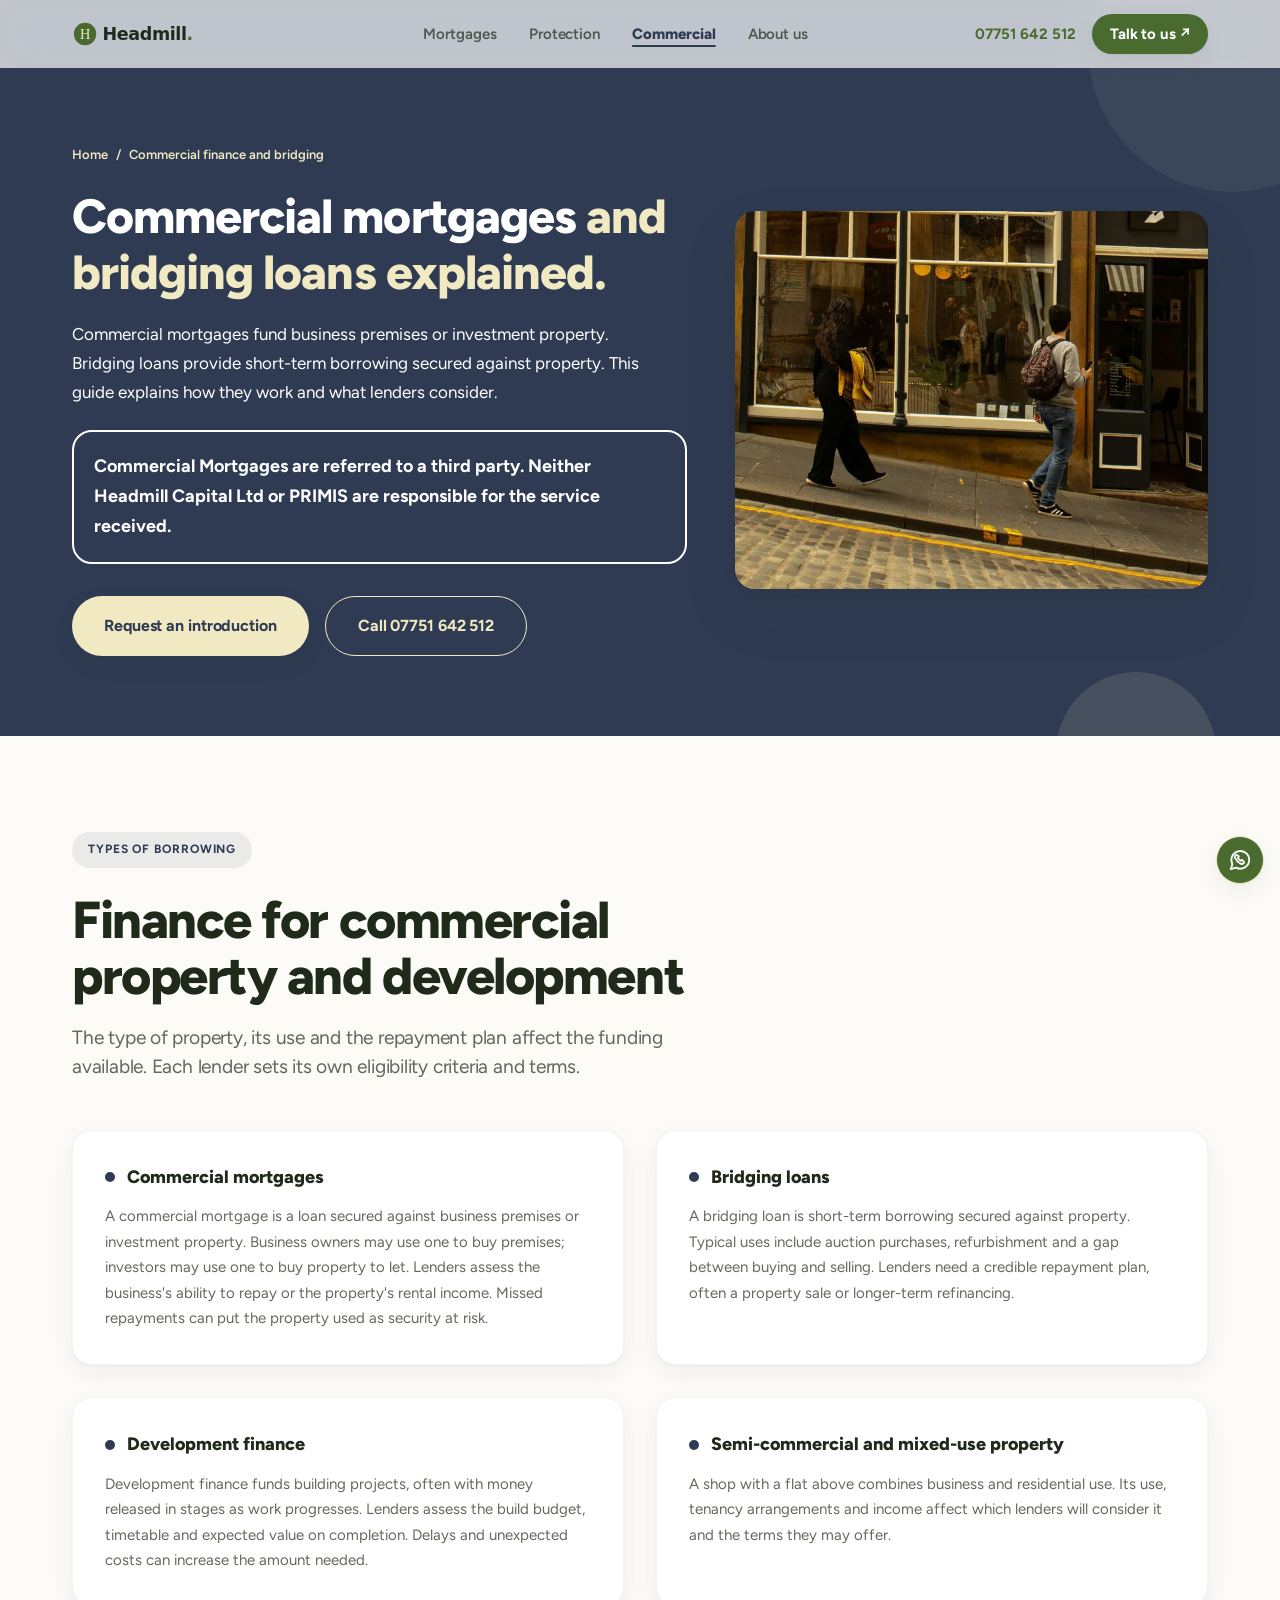
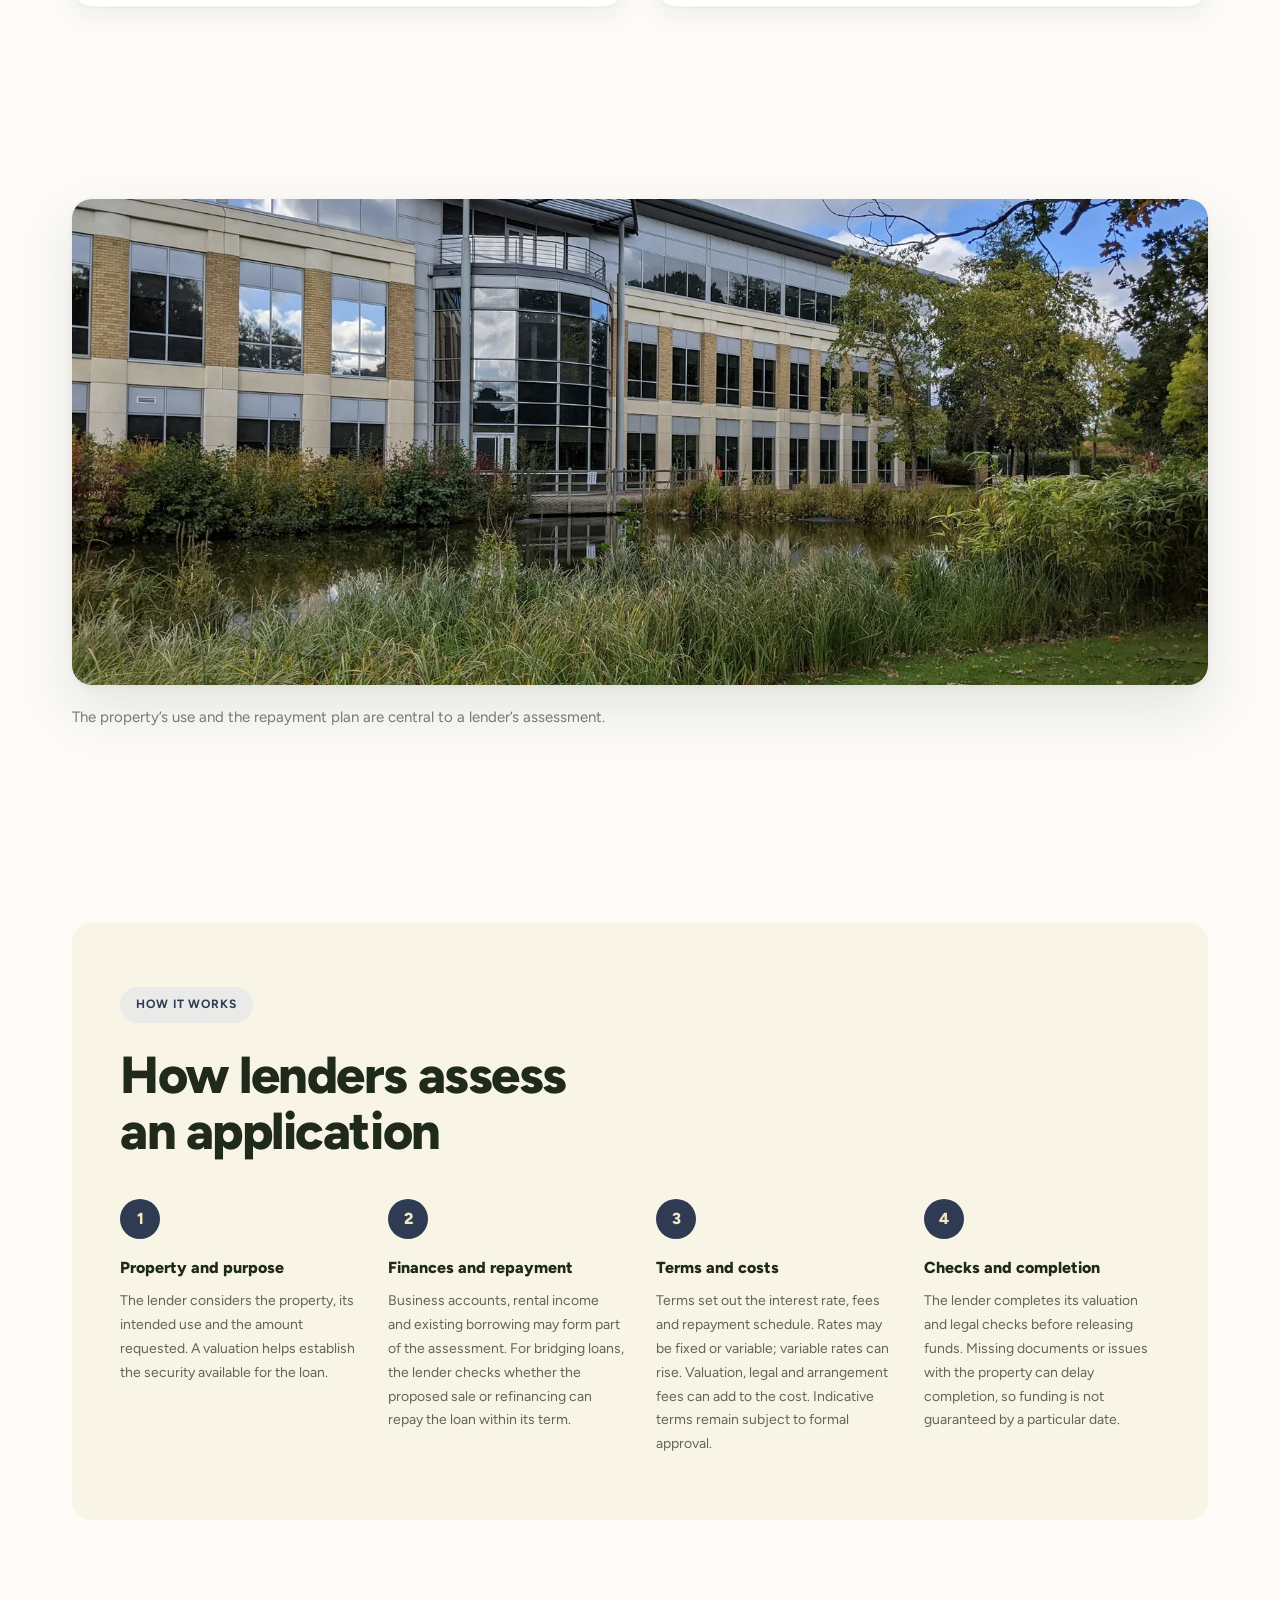
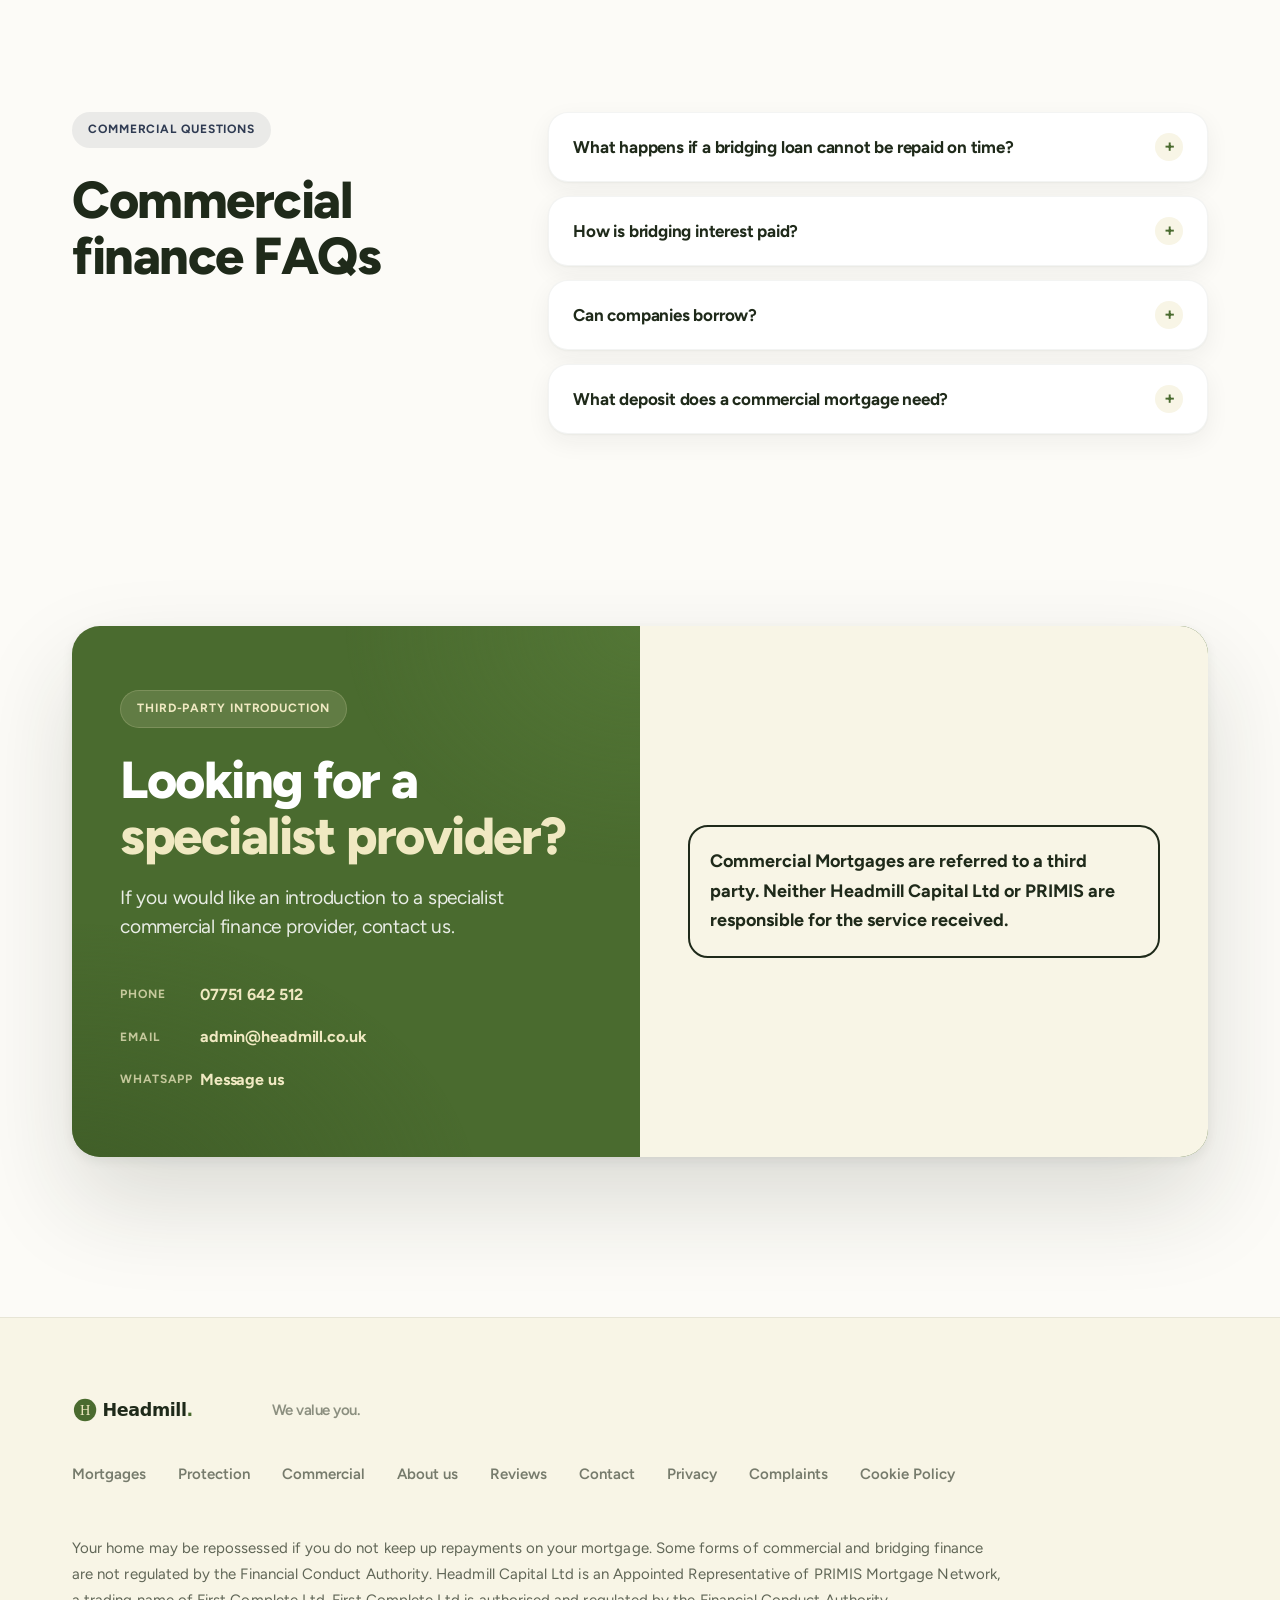
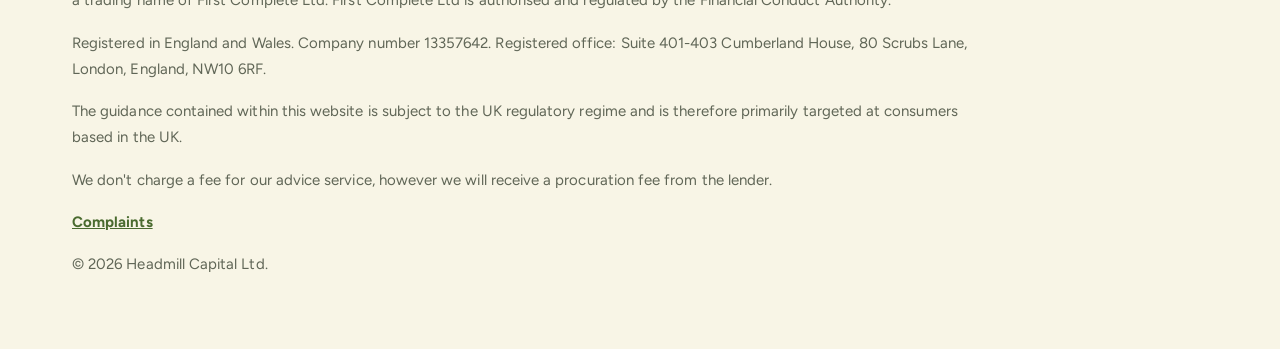
<file: commercial.html>
<!DOCTYPE html>
<html lang="en">
<head>
<meta charset="UTF-8"/>
<script type="text/javascript" src="https://embeds.iubenda.com/widgets/25c70a25-f016-4a34-96c2-c90e4c5baae2.js"></script>
<meta name="viewport" content="width=device-width, initial-scale=1.0"/>

<!-- SEO -->
<title>Commercial mortgages and bridging loans explained | Headmill Capital</title>
<meta name="description" content="Learn how commercial mortgages and bridging loans work, including lender checks, repayment plans, costs and risks. Introductions are to a third-party provider."/>
<meta name="robots" content="index, follow"/>
<link rel="canonical" href="https://www.headmill.co.uk/commercial.html"/>

<!-- Open Graph -->
<meta property="og:type"        content="website"/>
<meta property="og:url"         content="https://www.headmill.co.uk/commercial.html"/>
<meta property="og:site_name"   content="Headmill Capital"/>
<meta property="og:title"       content="Commercial mortgages and bridging loans explained | Headmill Capital"/>
<meta property="og:description" content="Learn how commercial mortgages and bridging loans work, including lender checks, repayment plans, costs and risks. Introductions are to a third-party provider."/>

<!-- Favicon -->
<link rel="icon" href="assets/img/favicon.svg?v=10" type="image/svg+xml"/>

<!-- Fonts -->
<link rel="preconnect" href="https://fonts.googleapis.com"/>
<link rel="preconnect" href="https://fonts.gstatic.com" crossorigin/>
<link href="https://fonts.googleapis.com/css2?family=Figtree:ital,wght@0,400;0,500;0,600;0,700;0,800;1,400&display=swap" rel="stylesheet"/>

<!-- Stylesheets -->
<link rel="stylesheet" href="assets/css/base.css?v=16"/>
<link rel="stylesheet" href="assets/css/service.css?v=14"/>
</head>
<body class="svc-commercial">
<a class="skip-link" href="#main-content">Skip to content</a>

<!-- ── NAV ── -->
<header class="site-header">
  <nav class="nav">
    <a href="index.html" class="nav-logo" aria-label="Headmill Capital home">
      <img class="brand-logo" src="assets/img/logo-dark.svg?v=10" alt="" width="460" height="80"/>
    </a>

    <ul class="nav-links">
      <li><a href="mortgages.html">Mortgages</a></li>
      <li><a href="protection.html">Protection</a></li>
      <li><a href="commercial.html" aria-current="page">Commercial</a></li>
      <li><a href="about.html">About us</a></li>
    </ul>

    <div class="nav-right">
      <a href="tel:07751642512" class="nav-phone">07751 642 512</a>
      <a href="index.html#contact" class="nav-cta">Talk to us <span aria-hidden="true">↗</span></a>
      <button class="hamburger" id="hamburger" aria-label="Open navigation menu" aria-expanded="false" aria-controls="mobile-nav">
        <span></span>
        <span></span>
        <span></span>
      </button>
    </div>
  </nav>
</header>

<!-- ── MOBILE NAV PANEL ── -->
<div class="nav-scrim" id="nav-scrim" aria-hidden="true"></div>
<div class="mobile-nav" id="mobile-nav" role="dialog" aria-label="Navigation menu" aria-hidden="true" inert>
  <ul>
    <li><a href="mortgages.html"  class="mobile-nav-link">Mortgages</a></li>
    <li><a href="protection.html" class="mobile-nav-link">Protection</a></li>
    <li><a href="commercial.html" class="mobile-nav-link" aria-current="page">Commercial</a></li>
    <li><a href="about.html" class="mobile-nav-link">About us</a></li>
  </ul>
  <a href="index.html#contact" class="btn btn-solid">Contact</a>
  <div class="sheet-grip" aria-hidden="true"></div>
</div>

<main id="main-content">
<!-- ── PAGE HERO ── -->
<section class="page-hero">
  <div class="page-hero-circle c1" aria-hidden="true"></div>
  <div class="page-hero-circle c2" aria-hidden="true"></div>

  <div class="container page-hero-inner">
    <div class="page-hero-content">
      <nav class="crumbs" aria-label="Breadcrumb">
        <a href="index.html">Home</a>
        <span aria-hidden="true">/</span>
        <span>Commercial finance and bridging</span>
      </nav>

      <h1>Commercial mortgages <span class="accent">and bridging loans explained.</span></h1>

      <p class="page-hero-sub">Commercial mortgages fund business premises or investment property. Bridging loans provide short-term borrowing secured against property. This guide explains how they work and what lenders consider.</p>

      <p class="referral-warning"><strong>Commercial Mortgages are referred to a third party. Neither Headmill Capital Ltd or PRIMIS are responsible for the service received.</strong></p>

      <div class="page-hero-actions">
        <a href="#contact" class="btn btn-cream">Request an introduction</a>
        <a href="tel:07751642512" class="btn btn-outline-light">Call 07751 642 512</a>
      </div>
    </div>
    <img class="page-hero-photo" src="assets/img/svc-commercial.webp?v=1" alt="Two people walking past a café window on a cobbled Edinburgh street." width="1000" height="625" fetchpriority="high" decoding="async"/>
  </div>
</section>

<!-- ── TYPES OF BORROWING ── -->
<section class="container">
  <div class="section-head">
    <span class="badge badge-cream">Types of borrowing</span>
    <h2>Finance for commercial property and development</h2>
    <p>The type of property, its use and the repayment plan affect the funding available. Each lender sets its own eligibility criteria and terms.</p>
  </div>

  <div class="offer-grid">
    <article class="offer-card">
      <h3>Commercial mortgages</h3>
      <p>A commercial mortgage is a loan secured against business premises or investment property. Business owners may use one to buy premises; investors may use one to buy property to let. Lenders assess the business's ability to repay or the property's rental income. Missed repayments can put the property used as security at risk.</p>
    </article>

    <article class="offer-card">
      <h3>Bridging loans</h3>
      <p>A bridging loan is short-term borrowing secured against property. Typical uses include auction purchases, refurbishment and a gap between buying and selling. Lenders need a credible repayment plan, often a property sale or longer-term refinancing.</p>
    </article>

    <article class="offer-card">
      <h3>Development finance</h3>
      <p>Development finance funds building projects, often with money released in stages as work progresses. Lenders assess the build budget, timetable and expected value on completion. Delays and unexpected costs can increase the amount needed.</p>
    </article>

    <article class="offer-card">
      <h3>Semi-commercial and mixed-use property</h3>
      <p>A shop with a flat above combines business and residential use. Its use, tenancy arrangements and income affect which lenders will consider it and the terms they may offer.</p>
    </article>
  </div>
</section>

<!-- ── PHOTO BAND ── -->
<section class="container">
  <figure class="media-band">
    <div class="media-band-frame" style="--band-focus: 55%">
      <img src="assets/img/band-commercial.webp?v=2" alt="An office building beside a landscaped pond at Birmingham Business Park." loading="lazy" decoding="async" width="1600" height="1200"/>
    </div>
    <figcaption>The property’s use and the repayment plan are central to a lender’s assessment.</figcaption>
  </figure>
</section>

<!-- ── PROCESS ── -->
<section class="container">
  <div class="steps-panel">
    <div class="section-head">
      <span class="badge badge-cream">How it works</span>
      <h2>How lenders assess an application</h2>
    </div>

    <div class="steps-grid">
      <div class="step">
        <div class="step-num">1</div>
        <h3>Property and purpose</h3>
        <p>The lender considers the property, its intended use and the amount requested. A valuation helps establish the security available for the loan.</p>
      </div>
      <div class="step">
        <div class="step-num">2</div>
        <h3>Finances and repayment</h3>
        <p>Business accounts, rental income and existing borrowing may form part of the assessment. For bridging loans, the lender checks whether the proposed sale or refinancing can repay the loan within its term.</p>
      </div>
      <div class="step">
        <div class="step-num">3</div>
        <h3>Terms and costs</h3>
        <p>Terms set out the interest rate, fees and repayment schedule. Rates may be fixed or variable; variable rates can rise. Valuation, legal and arrangement fees can add to the cost. Indicative terms remain subject to formal approval.</p>
      </div>
      <div class="step">
        <div class="step-num">4</div>
        <h3>Checks and completion</h3>
        <p>The lender completes its valuation and legal checks before releasing funds. Missing documents or issues with the property can delay completion, so funding is not guaranteed by a particular date.</p>
      </div>
    </div>
  </div>
</section>

<!-- ── FAQ ── -->
<section class="container faq-section" id="faq">
  <div class="section-head">
    <span class="badge badge-cream">Commercial questions</span>
    <h2>Commercial finance FAQs</h2>
  </div>

  <div class="faq-list">
    <details class="faq-item">
      <summary>What happens if a bridging loan cannot be repaid on time?</summary>
      <p>A delayed sale or unsuccessful refinance can leave the borrower unable to repay at the end of the term. An extension is not guaranteed and may add costs. The lender may take action against the property used as security.</p>
    </details>

    <details class="faq-item">
      <summary>How is bridging interest paid?</summary>
      <p>Depending on the terms, interest may be paid during the loan or added to the amount due at the end. Added interest increases the final repayment. The borrower needs to account for interest and fees as well as the original loan.</p>
    </details>

    <details class="faq-item">
      <summary>Can companies borrow?</summary>
      <p>Some lenders accept applications from limited companies and special purpose vehicles (companies set up for a specific purpose, such as holding property). Lender criteria vary. Legal and tax advice can help borrowers understand the implications of an ownership structure.</p>
    </details>

    <details class="faq-item">
      <summary>What deposit does a commercial mortgage need?</summary>
      <p>The deposit depends on the lender, the property and the borrower’s circumstances. The loan may not cover the full purchase price or all associated costs. A lower valuation can mean a larger deposit is needed.</p>
    </details>
  </div>
</section>

<!-- ── REFERRAL CONTACT ── -->
<section class="container" id="contact" aria-labelledby="referral-title">
  <div class="contact-panel referral-contact">
    <div class="contact-left">
      <div class="contact-left-inner">
        <span class="badge badge-on-green">Third-party introduction</span>
        <h2 class="contact-headline" id="referral-title">Looking for a <span class="accent">specialist provider?</span></h2>
        <p class="contact-body">If you would like an introduction to a specialist commercial finance provider, contact us.</p>
        <div class="contact-details">
          <div class="contact-detail">
            <div class="contact-detail-label">Phone</div>
            <a href="tel:07751642512" class="contact-detail-val">07751 642 512</a>
          </div>
          <div class="contact-detail">
            <div class="contact-detail-label">Email</div>
            <a href="mailto:admin@headmill.co.uk" class="contact-detail-val">admin@headmill.co.uk</a>
          </div>
          <div class="contact-detail">
            <div class="contact-detail-label">WhatsApp</div>
            <a href="https://wa.me/447751642512" class="contact-detail-val" target="_blank" rel="noopener" aria-label="Request an introduction on WhatsApp">Message us</a>
          </div>
        </div>
      </div>
    </div>
    <div class="contact-right">
      <p class="referral-warning"><strong>Commercial Mortgages are referred to a third party. Neither Headmill Capital Ltd or PRIMIS are responsible for the service received.</strong></p>
    </div>
  </div>
</section>

</main>

<!-- ── FOOTER ── -->
<footer>
  <div class="container">
    <div class="footer-top">
      <a href="index.html" class="footer-logo" aria-label="Headmill Capital home">
        <img class="brand-logo" src="assets/img/logo-dark.svg?v=10" alt="" width="460" height="80" loading="lazy"/>
        <span class="footer-tagline">We value you.</span>
      </a>
      <ul class="footer-links">
        <li><a href="mortgages.html">Mortgages</a></li>
        <li><a href="protection.html">Protection</a></li>
        <li><a href="commercial.html">Commercial</a></li>
        <li><a href="about.html">About us</a></li>
        <li><a href="index.html#reviews">Reviews</a></li>
        <li><a href="index.html#contact">Contact</a></li>
        <li><a href="privacy.html">Privacy</a></li>
        <li><a href="complaints.html">Complaints</a></li>
        <li><a href="https://www.iubenda.com/privacy-policy/43757909/cookie-policy" target="_blank" rel="noopener">Cookie Policy</a></li>
      </ul>
    </div>
    <div class="footer-fca">
      <p>Your home may be repossessed if you do not keep up repayments on your mortgage.
      Some forms of commercial and bridging finance are not regulated by the Financial
      Conduct Authority. Headmill Capital Ltd is an Appointed Representative of PRIMIS Mortgage Network, a trading name of First Complete Ltd. First Complete Ltd is authorised and regulated by the Financial Conduct Authority.</p>
      <p>Registered in England and Wales. Company number 13357642. Registered office: Suite 401-403 Cumberland House, 80 Scrubs Lane, London, England, NW10 6RF.</p>
      <p>The guidance contained within this website is subject to the UK regulatory regime and is therefore primarily targeted at consumers based in the UK.</p>
      <p>We don't charge a fee for our advice service, however we will receive a procuration fee from the lender.</p>
      <p><a href="complaints.html">Complaints</a></p>
      <p>&copy; 2026 Headmill Capital Ltd.</p>
    </div>
  </div>
</footer>

<!-- WhatsApp -->
<a class="whatsapp-float"
   href="https://wa.me/447751642512"
   aria-label="Chat with us on WhatsApp"
   target="_blank" rel="noopener">
  <svg width="26" height="26" viewBox="0 0 24 24" fill="none"
       stroke="currentColor" stroke-width="1.7" stroke-linecap="round" stroke-linejoin="round"
       aria-hidden="true" focusable="false">
    <path d="M20.5 11.75a8.25 8.25 0 0 1-12.18 7.26L3.5 20.5l1.45-4.67a8.25 8.25 0 1 1 15.55-4.08Z"/>
    <path d="m8.1 7.5-.6.8c-.4.5-.4 1.2-.1 1.8a10.6 10.6 0 0 0 5.4 5.4c.6.3 1.3.3 1.8-.1l.8-.6c.3-.2.4-.6.2-.9l-1.2-1.7c-.2-.3-.6-.4-.9-.1l-.8.6a7.8 7.8 0 0 1-2.6-2.6l.6-.8c.3-.3.2-.7-.1-.9L8.9 7.3c-.3-.2-.6-.1-.8.2Z"/>
  </svg>
</a>

<script src="assets/js/motion.js?v=15"></script>
<script src="assets/js/shared.js?v=13"></script>
</body>
</html>
</file>
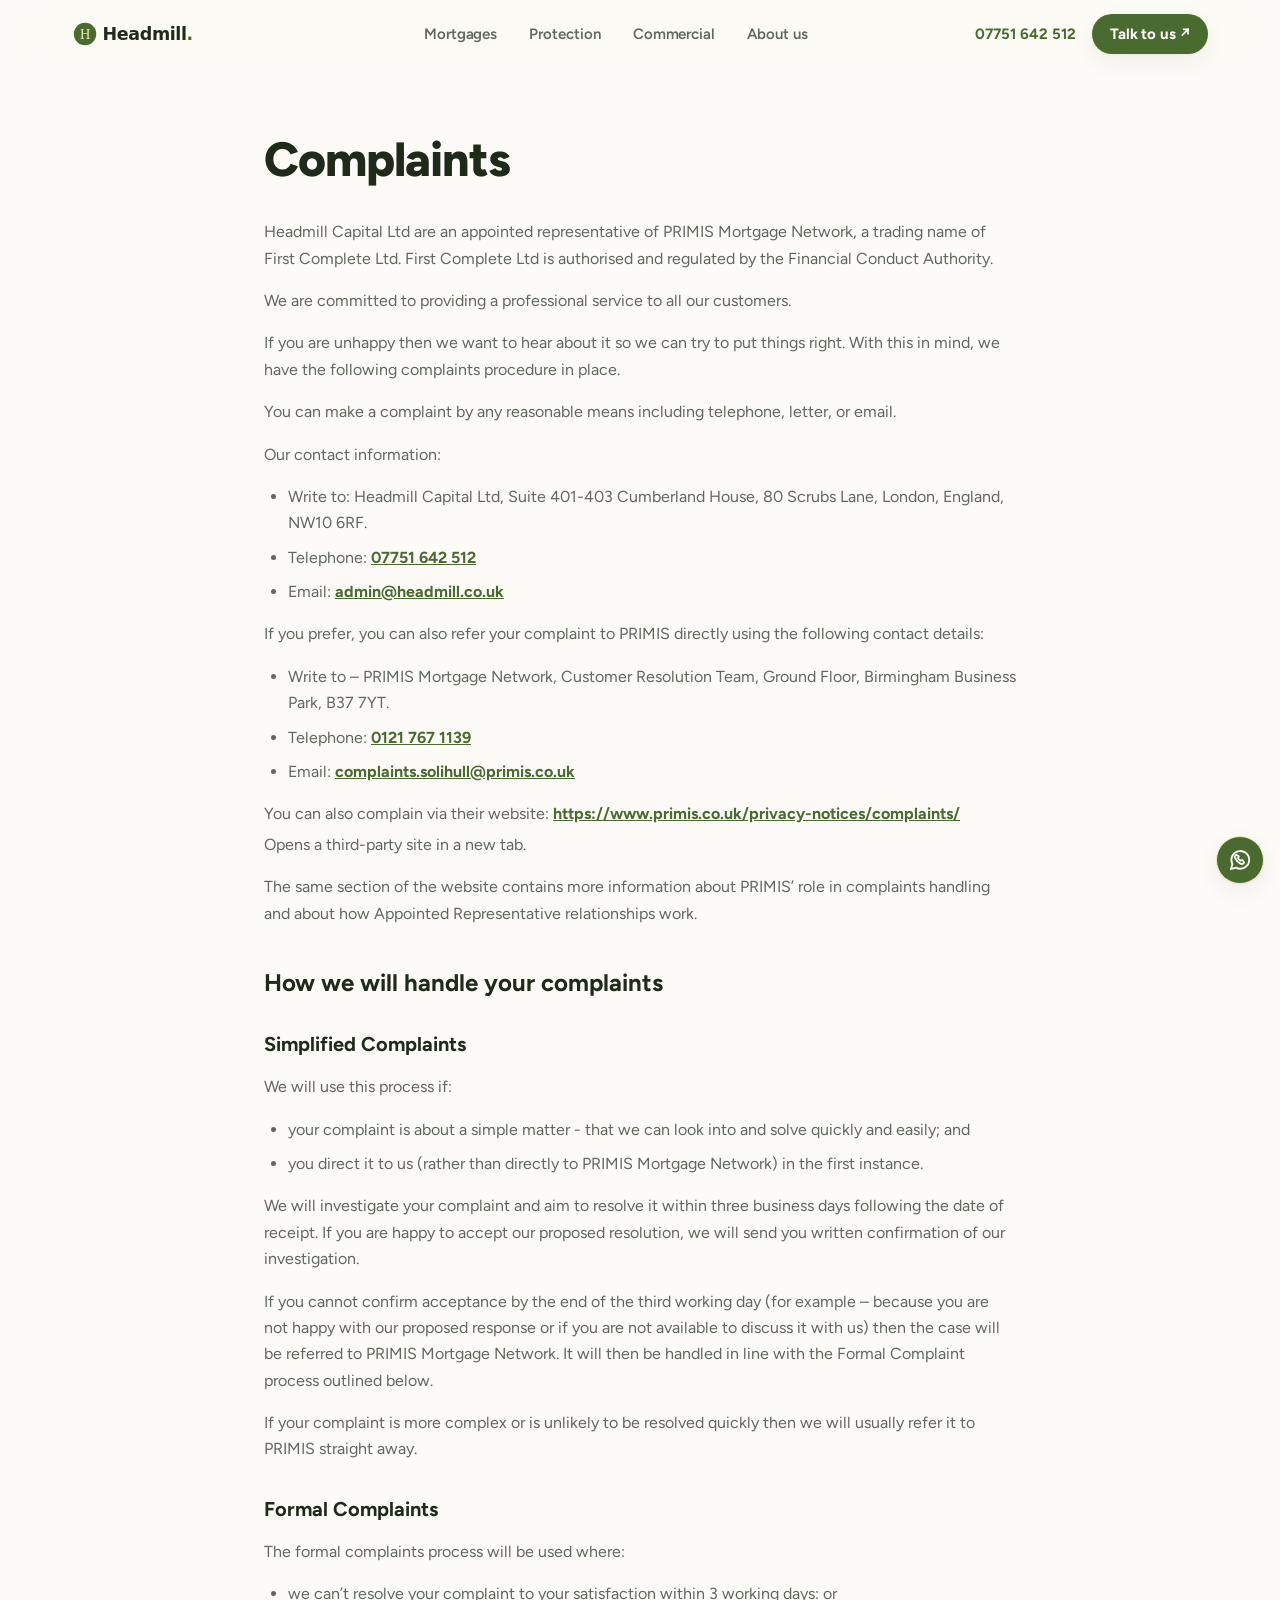
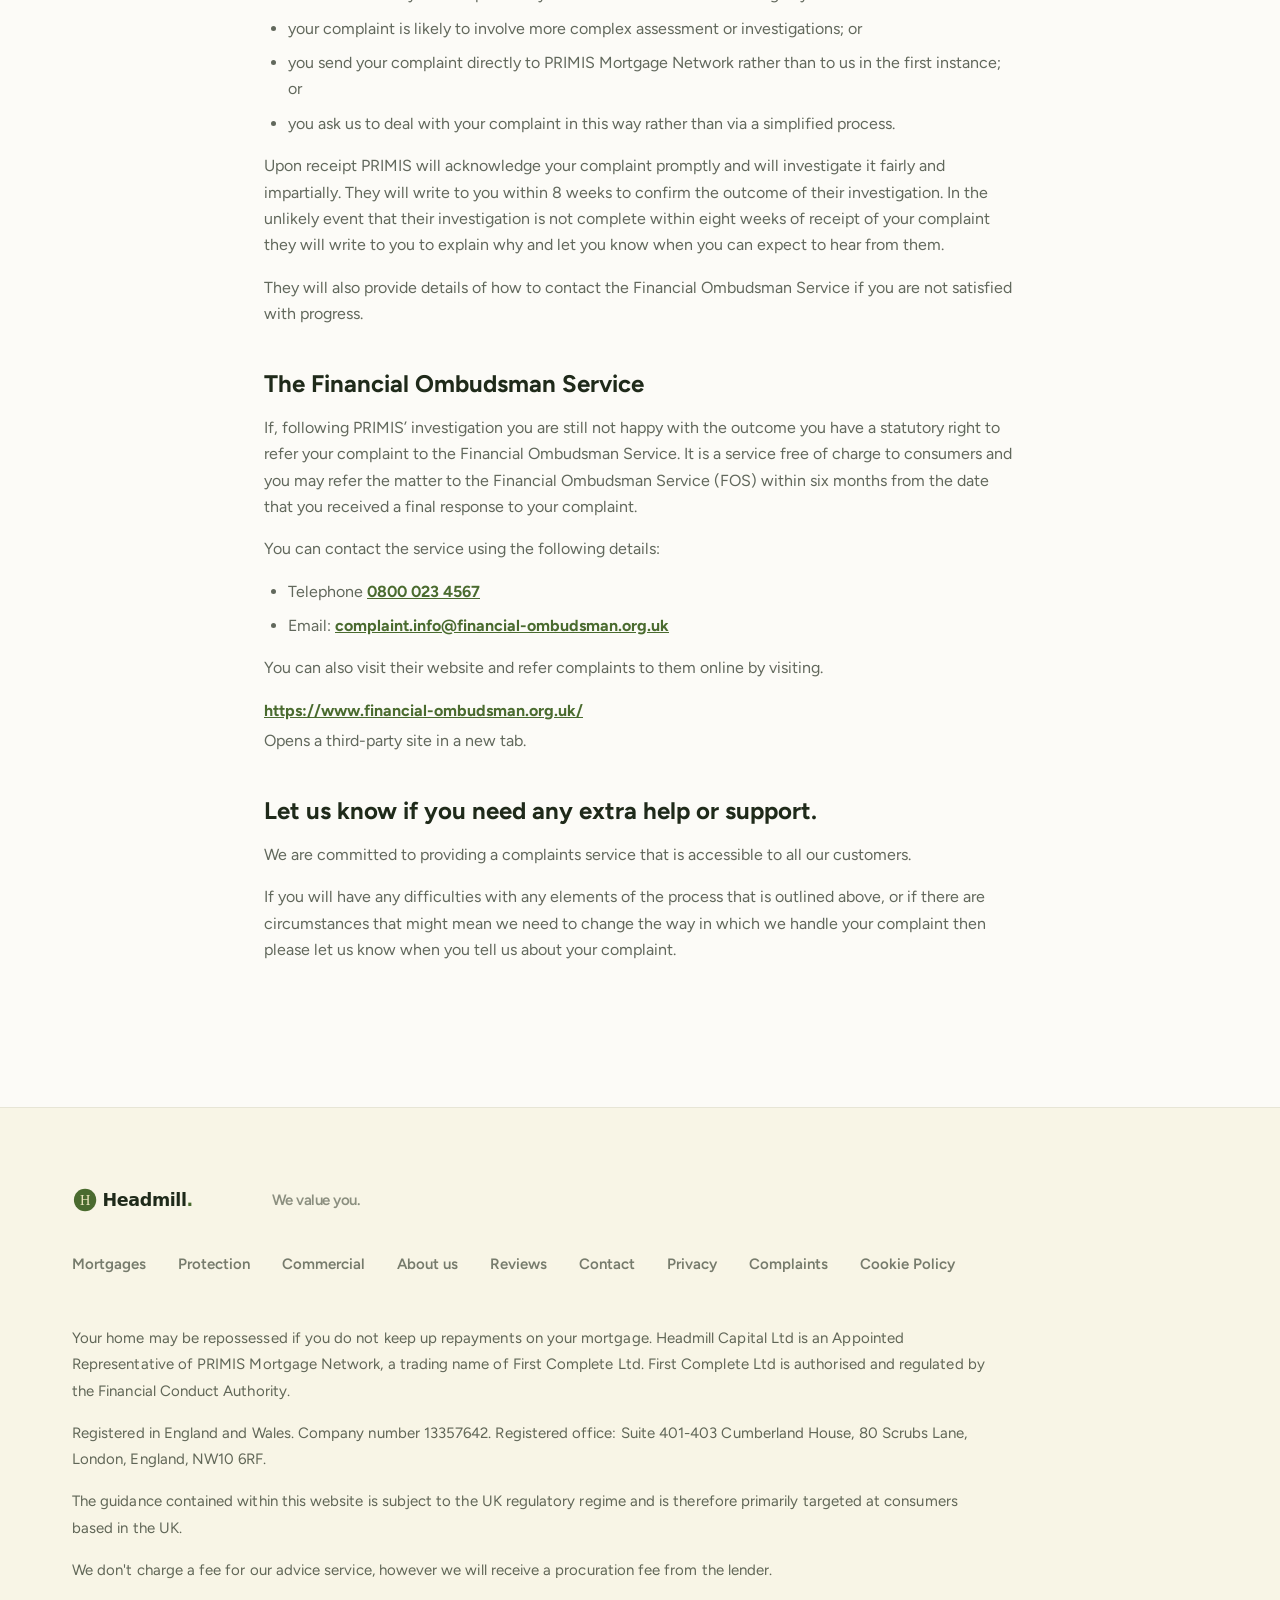
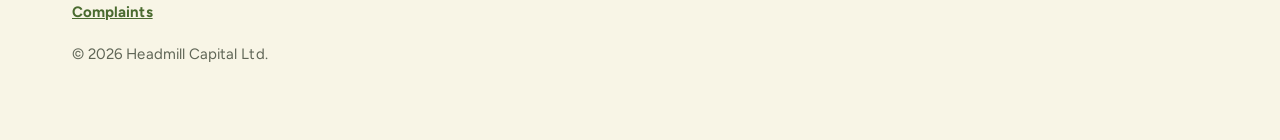
<file: complaints.html>
<!DOCTYPE html>
<html lang="en">
<head>
<meta charset="UTF-8"/>
<script type="text/javascript" src="https://embeds.iubenda.com/widgets/25c70a25-f016-4a34-96c2-c90e4c5baae2.js"></script>
<meta name="viewport" content="width=device-width, initial-scale=1.0"/>
<title>Complaints | Headmill Capital</title>
<meta name="description" content="How to make a complaint to Headmill Capital Ltd or PRIMIS Mortgage Network, how complaints are handled, and how to contact the Financial Ombudsman Service."/>
<meta name="robots" content="index, follow"/>
<link rel="canonical" href="https://www.headmill.co.uk/complaints.html"/>

<meta property="og:type" content="website"/>
<meta property="og:url" content="https://www.headmill.co.uk/complaints.html"/>
<meta property="og:site_name" content="Headmill Capital"/>
<meta property="og:title" content="Complaints | Headmill Capital"/>
<meta property="og:description" content="How to make a complaint to Headmill Capital Ltd or PRIMIS Mortgage Network, how complaints are handled, and how to contact the Financial Ombudsman Service."/>
<meta name="twitter:card" content="summary_large_image"/>
<meta name="twitter:title" content="Complaints | Headmill Capital"/>
<meta name="twitter:description" content="How to make a complaint to Headmill Capital Ltd or PRIMIS Mortgage Network, how complaints are handled, and how to contact the Financial Ombudsman Service."/>
<link rel="icon" href="assets/img/favicon.svg?v=10" type="image/svg+xml"/>
<link rel="preconnect" href="https://fonts.googleapis.com"/>
<link rel="preconnect" href="https://fonts.gstatic.com" crossorigin/>
<link href="https://fonts.googleapis.com/css2?family=Figtree:ital,wght@0,400;0,500;0,600;0,700;0,800;1,400&display=swap" rel="stylesheet"/>
<link rel="stylesheet" href="assets/css/base.css?v=16"/>
<link rel="stylesheet" href="assets/css/complaints.css?v=1"/>
</head>
<body>
<a class="skip-link" href="#main-content">Skip to content</a>

<!-- ── NAV ── -->
<header class="site-header">
  <nav class="nav">
    <a href="index.html" class="nav-logo" aria-label="Headmill Capital home">
      <img class="brand-logo" src="assets/img/logo-dark.svg?v=10" alt="" width="460" height="80"/>
    </a>

    <ul class="nav-links">
        <li><a href="mortgages.html">Mortgages</a></li>
        <li><a href="protection.html">Protection</a></li>
        <li><a href="commercial.html">Commercial</a></li>
        <li><a href="about.html">About us</a></li>
    </ul>

    <div class="nav-right">
      <a href="tel:07751642512" class="nav-phone">07751 642 512</a>
      <a href="index.html#contact" class="nav-cta">Talk to us <span aria-hidden="true">↗</span></a>
      <button class="hamburger" id="hamburger" aria-label="Open navigation menu" aria-expanded="false" aria-controls="mobile-nav">
        <span></span>
        <span></span>
        <span></span>
      </button>
    </div>
  </nav>
</header>

<!-- ── MOBILE NAV PANEL ── -->
<div class="nav-scrim" id="nav-scrim" aria-hidden="true"></div>
<div class="mobile-nav" id="mobile-nav" role="dialog" aria-label="Navigation menu" aria-hidden="true" inert>
  <ul>
    <li><a href="mortgages.html"  class="mobile-nav-link">Mortgages</a></li>
    <li><a href="protection.html" class="mobile-nav-link">Protection</a></li>
    <li><a href="commercial.html" class="mobile-nav-link">Commercial</a></li>
    <li><a href="about.html" class="mobile-nav-link">About us</a></li>
  </ul>
  <a href="index.html#contact" class="btn btn-solid">Contact</a>
  <div class="sheet-grip" aria-hidden="true"></div>
</div>

<!-- ── COMPLAINTS PROCEDURE ── -->
<main id="main-content">
  <div class="complaints-wrap">
    <h1>Complaints</h1>
    <div class="complaints-content">
      <p>Headmill Capital Ltd are an appointed representative of PRIMIS Mortgage Network, a trading name of First Complete Ltd. First Complete Ltd is authorised and regulated by the Financial Conduct Authority.</p>
      <p>We are committed to providing a professional service to all our customers.</p>
      <p>If you are unhappy then we want to hear about it so we can try to put things right. With this in mind, we have the following complaints procedure in place.</p>
      <p>You can make a complaint by any reasonable means including telephone, letter, or email.</p>
      <p>Our contact information:</p>
      <ul>
        <li>Write to: Headmill Capital Ltd, Suite 401-403 Cumberland House, 80 Scrubs Lane, London, England, NW10 6RF.</li>
        <li>Telephone: <a href="tel:07751642512">07751 642 512</a></li>
        <li>Email: <a href="mailto:admin@headmill.co.uk">admin@headmill.co.uk</a></li>
      </ul>
      <p>If you prefer, you can also refer your complaint to PRIMIS directly using the following contact details:</p>
      <ul>
        <li>Write to – PRIMIS Mortgage Network, Customer Resolution Team, Ground Floor, Birmingham Business Park, B37 7YT.</li>
        <li>Telephone: <a href="tel:01217671139">0121 767 1139</a></li>
        <li>Email: <a href="mailto:complaints.solihull@primis.co.uk">complaints.solihull@primis.co.uk</a></li>
      </ul>
      <p>You can also complain via their website: <a href="https://www.primis.co.uk/privacy-notices/complaints/" target="_blank" rel="noopener">https://www.primis.co.uk/privacy-notices/complaints/</a> <span class="third-party-notice">Opens a third-party site in a new tab.</span></p>
      <p>The same section of the website contains more information about PRIMIS’ role in complaints handling and about how Appointed Representative relationships work.</p>
      <h2>How we will handle your complaints</h2>
      <h3>Simplified Complaints</h3>
      <p>We will use this process if:</p>
      <ul>
        <li>your complaint is about a simple matter - that we can look into and solve quickly and easily; and</li>
        <li>you direct it to us (rather than directly to PRIMIS Mortgage Network) in the first instance.</li>
      </ul>
      <p>We will investigate your complaint and aim to resolve it within three business days following the date of receipt. If you are happy to accept our proposed resolution, we will send you written confirmation of our investigation.</p>
      <p>If you cannot confirm acceptance by the end of the third working day (for example – because you are not happy with our proposed response or if you are not available to discuss it with us) then the case will be referred to PRIMIS Mortgage Network. It will then be handled in line with the Formal Complaint process outlined below.</p>
      <p>If your complaint is more complex or is unlikely to be resolved quickly then we will usually refer it to PRIMIS straight away.</p>
      <h3>Formal Complaints</h3>
      <p>The formal complaints process will be used where:</p>
      <ul>
        <li>we can’t resolve your complaint to your satisfaction within 3 working days: or</li>
        <li>your complaint is likely to involve more complex assessment or investigations; or</li>
        <li>you send your complaint directly to PRIMIS Mortgage Network rather than to us in the first instance; or</li>
        <li>you ask us to deal with your complaint in this way rather than via a simplified process.</li>
      </ul>
      <p>Upon receipt PRIMIS will acknowledge your complaint promptly and will investigate it fairly and impartially. They will write to you within 8 weeks to confirm the outcome of their investigation. In the unlikely event that their investigation is not complete within eight weeks of receipt of your complaint they will write to you to explain why and let you know when you can expect to hear from them.</p>
      <p>They will also provide details of how to contact the Financial Ombudsman Service if you are not satisfied with progress.</p>
      <h2>The Financial Ombudsman Service</h2>
      <p>If, following PRIMIS’ investigation you are still not happy with the outcome you have a statutory right to refer your complaint to the Financial Ombudsman Service. It is a service free of charge to consumers and you may refer the matter to the Financial Ombudsman Service (FOS) within six months from the date that you received a final response to your complaint.</p>
      <p>You can contact the service using the following details:</p>
      <ul>
        <li>Telephone <a href="tel:08000234567">0800 023 4567</a></li>
        <li>Email: <a href="mailto:complaint.info@financial-ombudsman.org.uk">complaint.info@financial-ombudsman.org.uk</a></li>
      </ul>
      <p>You can also visit their website and refer complaints to them online by visiting.</p>
      <p><a href="https://www.financial-ombudsman.org.uk/" target="_blank" rel="noopener">https://www.financial-ombudsman.org.uk/</a> <span class="third-party-notice">Opens a third-party site in a new tab.</span></p>
      <h2>Let us know if you need any extra help or support.</h2>
      <p>We are committed to providing a complaints service that is accessible to all our customers.</p>
      <p>If you will have any difficulties with any elements of the process that is outlined above, or if there are circumstances that might mean we need to change the way in which we handle your complaint then please let us know when you tell us about your complaint.</p>
    </div>
  </div>
</main>

<!-- ── FOOTER ── -->
<footer>
  <div class="container">
    <div class="footer-top">
      <a href="index.html" class="footer-logo" aria-label="Headmill Capital home">
        <img class="brand-logo" src="assets/img/logo-dark.svg?v=10" alt="" width="460" height="80" loading="lazy"/>
        <span class="footer-tagline">We value you.</span>
      </a>
      <ul class="footer-links">
        <li><a href="mortgages.html">Mortgages</a></li>
        <li><a href="protection.html">Protection</a></li>
        <li><a href="commercial.html">Commercial</a></li>
        <li><a href="about.html">About us</a></li>
        <li><a href="index.html#reviews">Reviews</a></li>
        <li><a href="index.html#contact">Contact</a></li>
        <li><a href="privacy.html">Privacy</a></li>
        <li><a href="complaints.html">Complaints</a></li>
        <li><a href="https://www.iubenda.com/privacy-policy/43757909/cookie-policy" target="_blank" rel="noopener">Cookie Policy</a></li>
      </ul>
    </div>
    <div class="footer-fca">
      <p>Your home may be repossessed if you do not keep up repayments on your mortgage.
      Headmill Capital Ltd is an Appointed Representative of PRIMIS Mortgage Network, a trading name of First Complete Ltd. First Complete Ltd is authorised and regulated by the Financial Conduct Authority.</p>
      <p>Registered in England and Wales. Company number 13357642. Registered office: Suite 401-403 Cumberland House, 80 Scrubs Lane, London, England, NW10 6RF.</p>
      <p>The guidance contained within this website is subject to the UK regulatory regime and is therefore primarily targeted at consumers based in the UK.</p>
      <p>We don't charge a fee for our advice service, however we will receive a procuration fee from the lender.</p>
      <p><a href="complaints.html">Complaints</a></p>
      <p>&copy; 2026 Headmill Capital Ltd.</p>
    </div>
  </div>
</footer>

<!-- WhatsApp -->
<a class="whatsapp-float"
   href="https://wa.me/447751642512"
   aria-label="Chat with us on WhatsApp"
   target="_blank" rel="noopener">
  <svg width="26" height="26" viewBox="0 0 24 24" fill="none"
       stroke="currentColor" stroke-width="1.7" stroke-linecap="round" stroke-linejoin="round"
       aria-hidden="true" focusable="false">
    <path d="M20.5 11.75a8.25 8.25 0 0 1-12.18 7.26L3.5 20.5l1.45-4.67a8.25 8.25 0 1 1 15.55-4.08Z"/>
    <path d="m8.1 7.5-.6.8c-.4.5-.4 1.2-.1 1.8a10.6 10.6 0 0 0 5.4 5.4c.6.3 1.3.3 1.8-.1l.8-.6c.3-.2.4-.6.2-.9l-1.2-1.7c-.2-.3-.6-.4-.9-.1l-.8.6a7.8 7.8 0 0 1-2.6-2.6l.6-.8c.3-.3.2-.7-.1-.9L8.9 7.3c-.3-.2-.6-.1-.8.2Z"/>
  </svg>
</a>

<script src="assets/js/motion.js?v=15"></script>
<script src="assets/js/shared.js?v=13"></script>
</body>
</html>
</file>
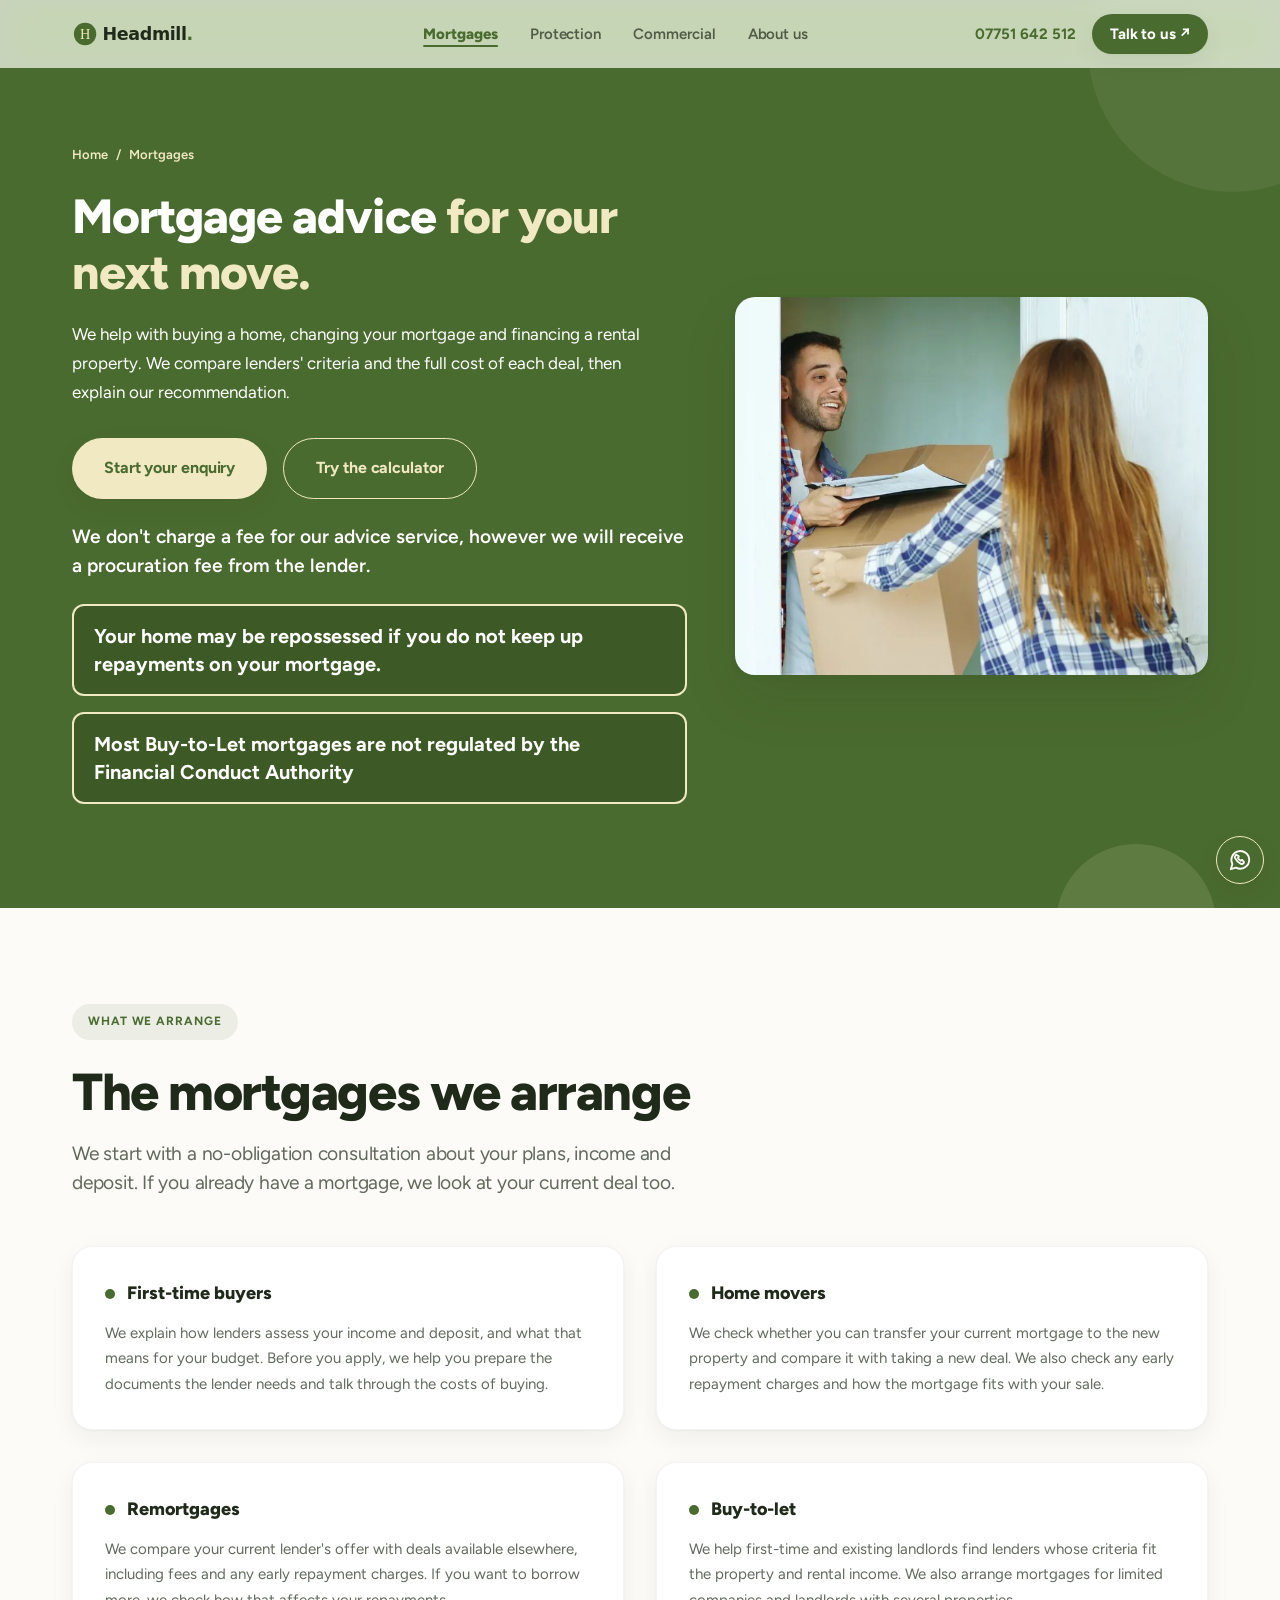
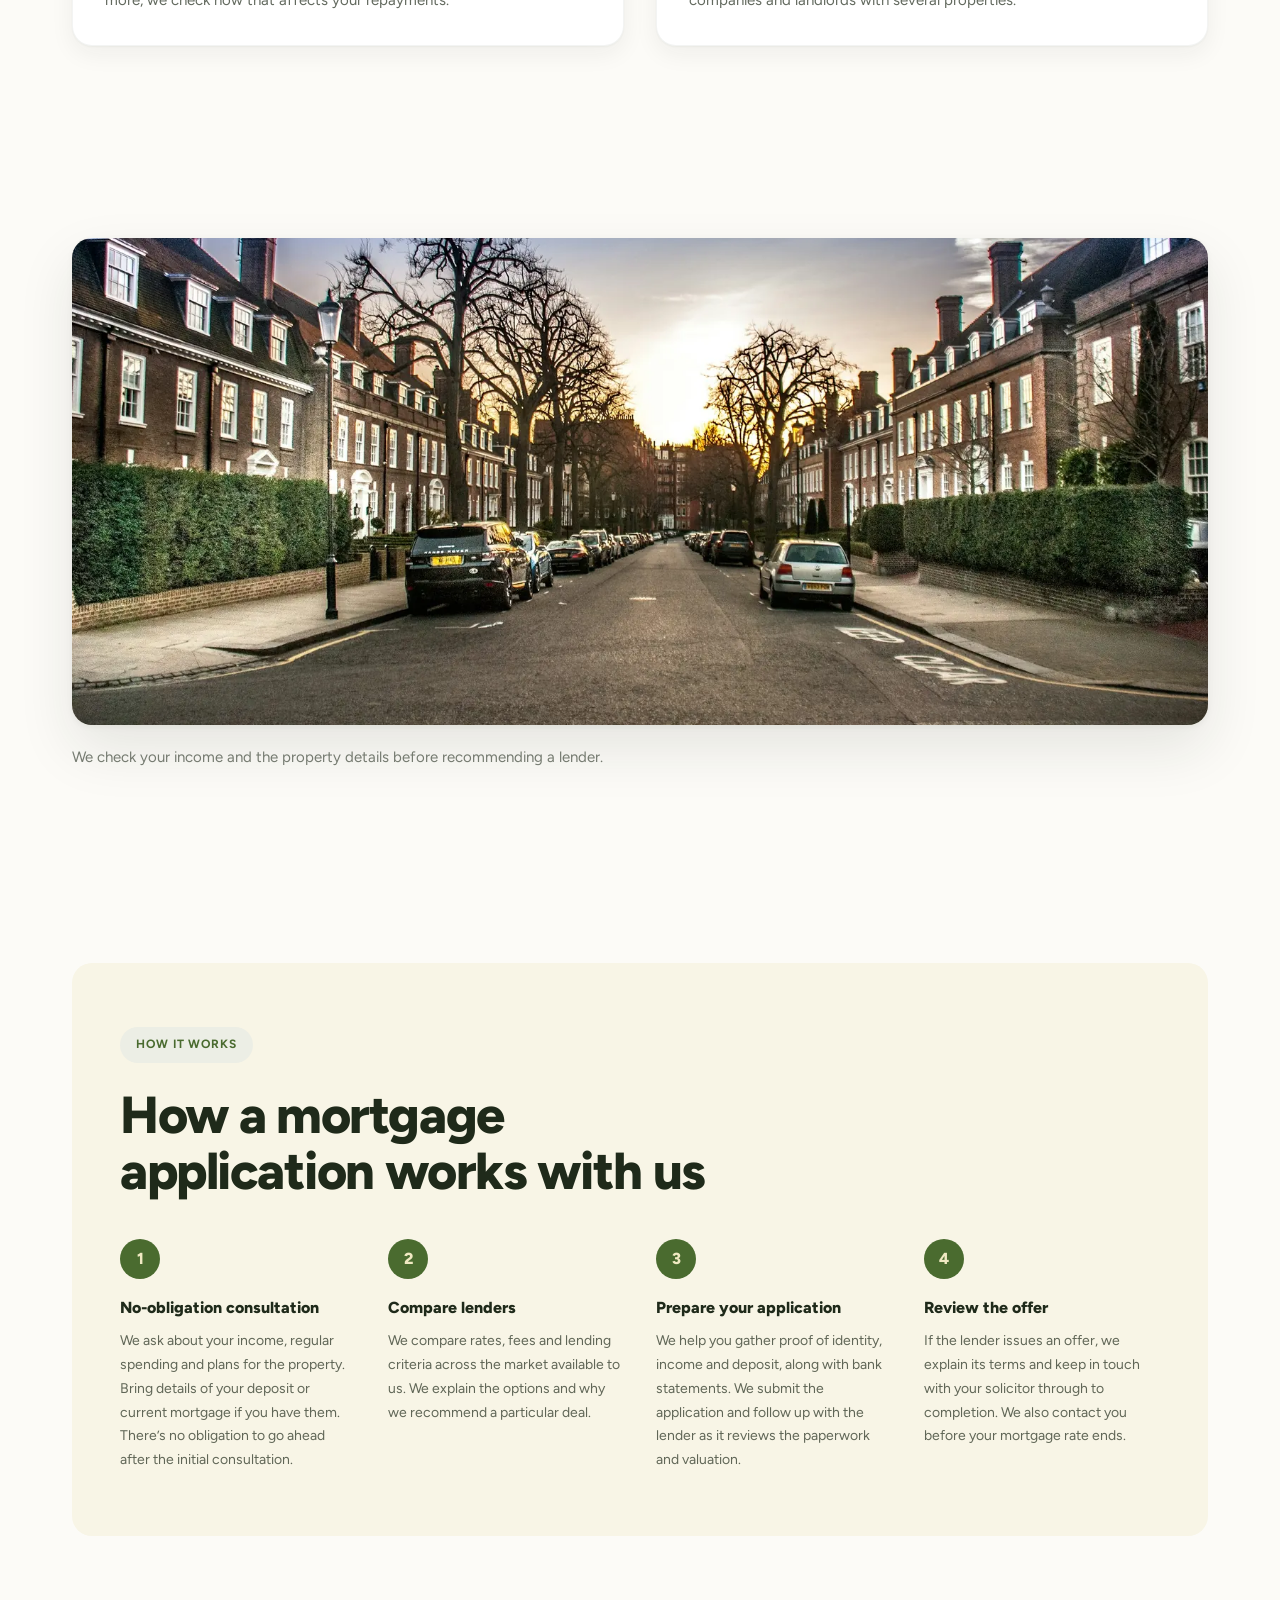
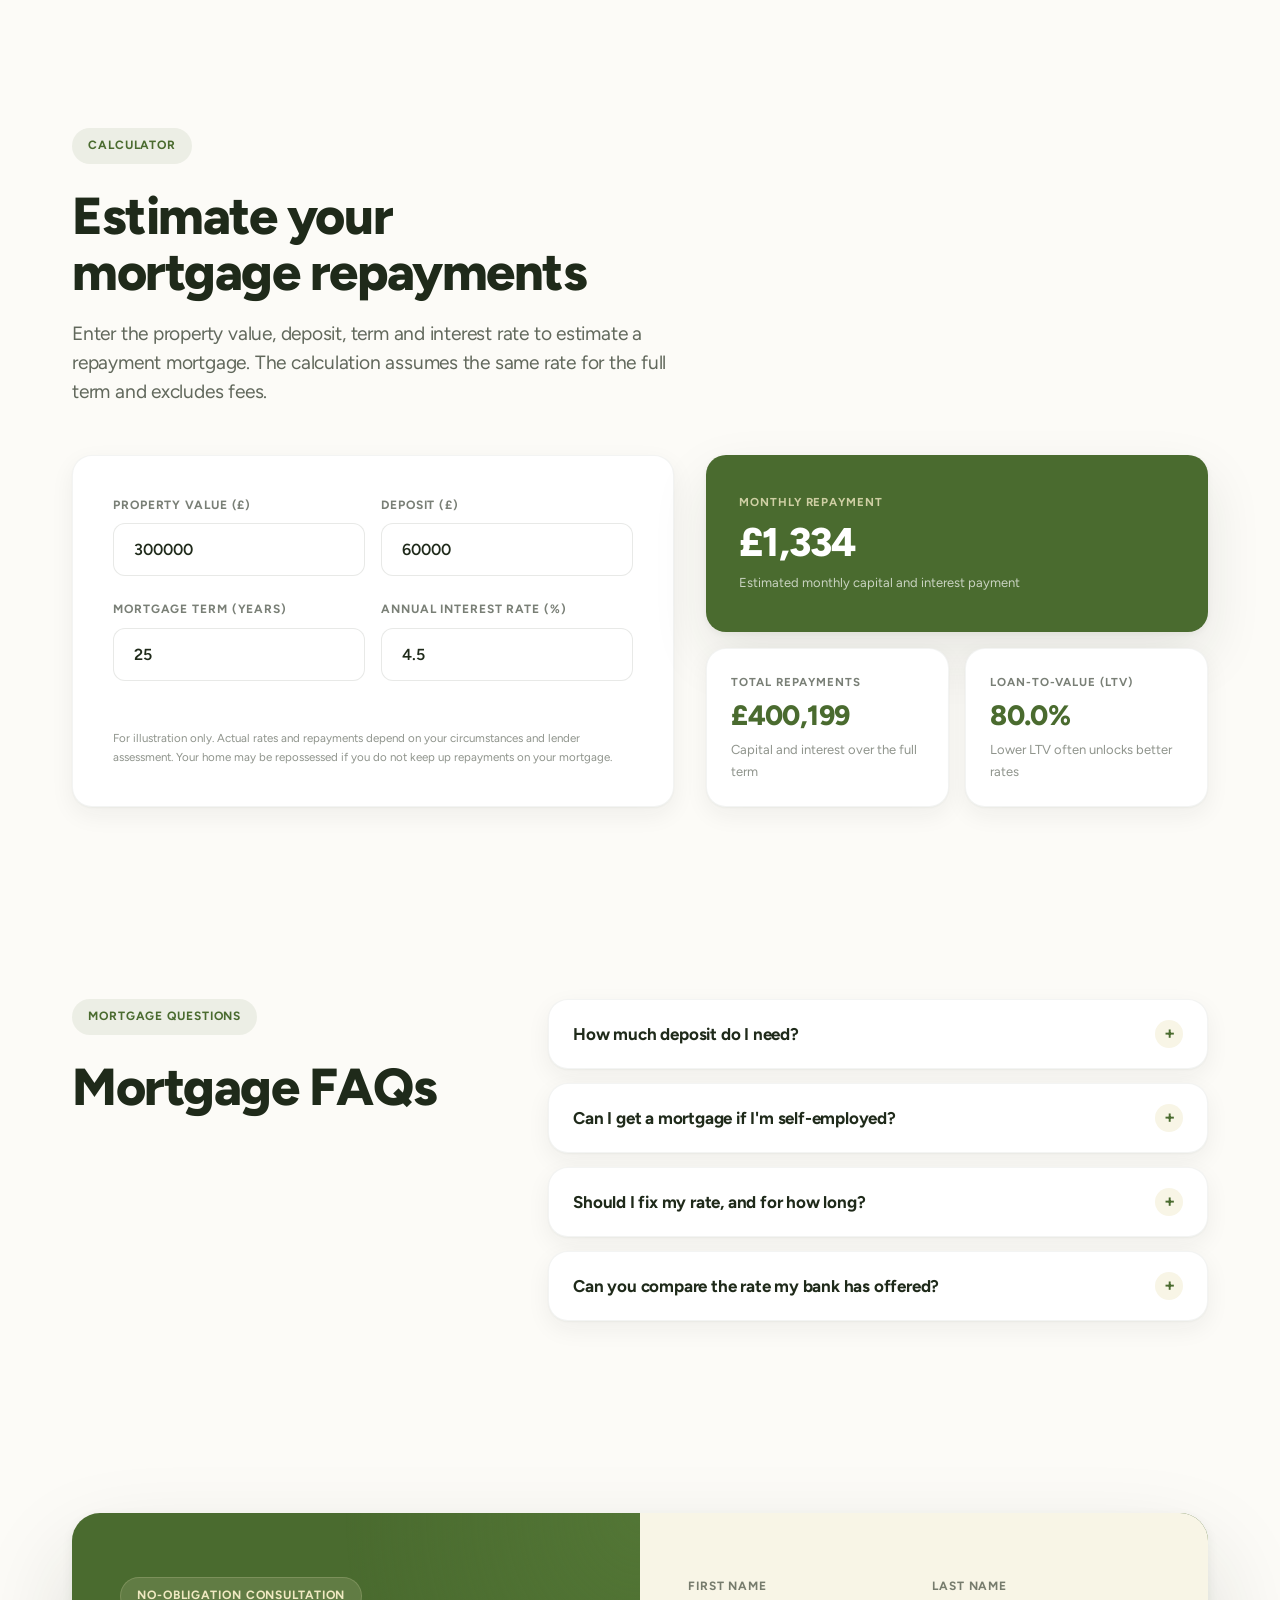
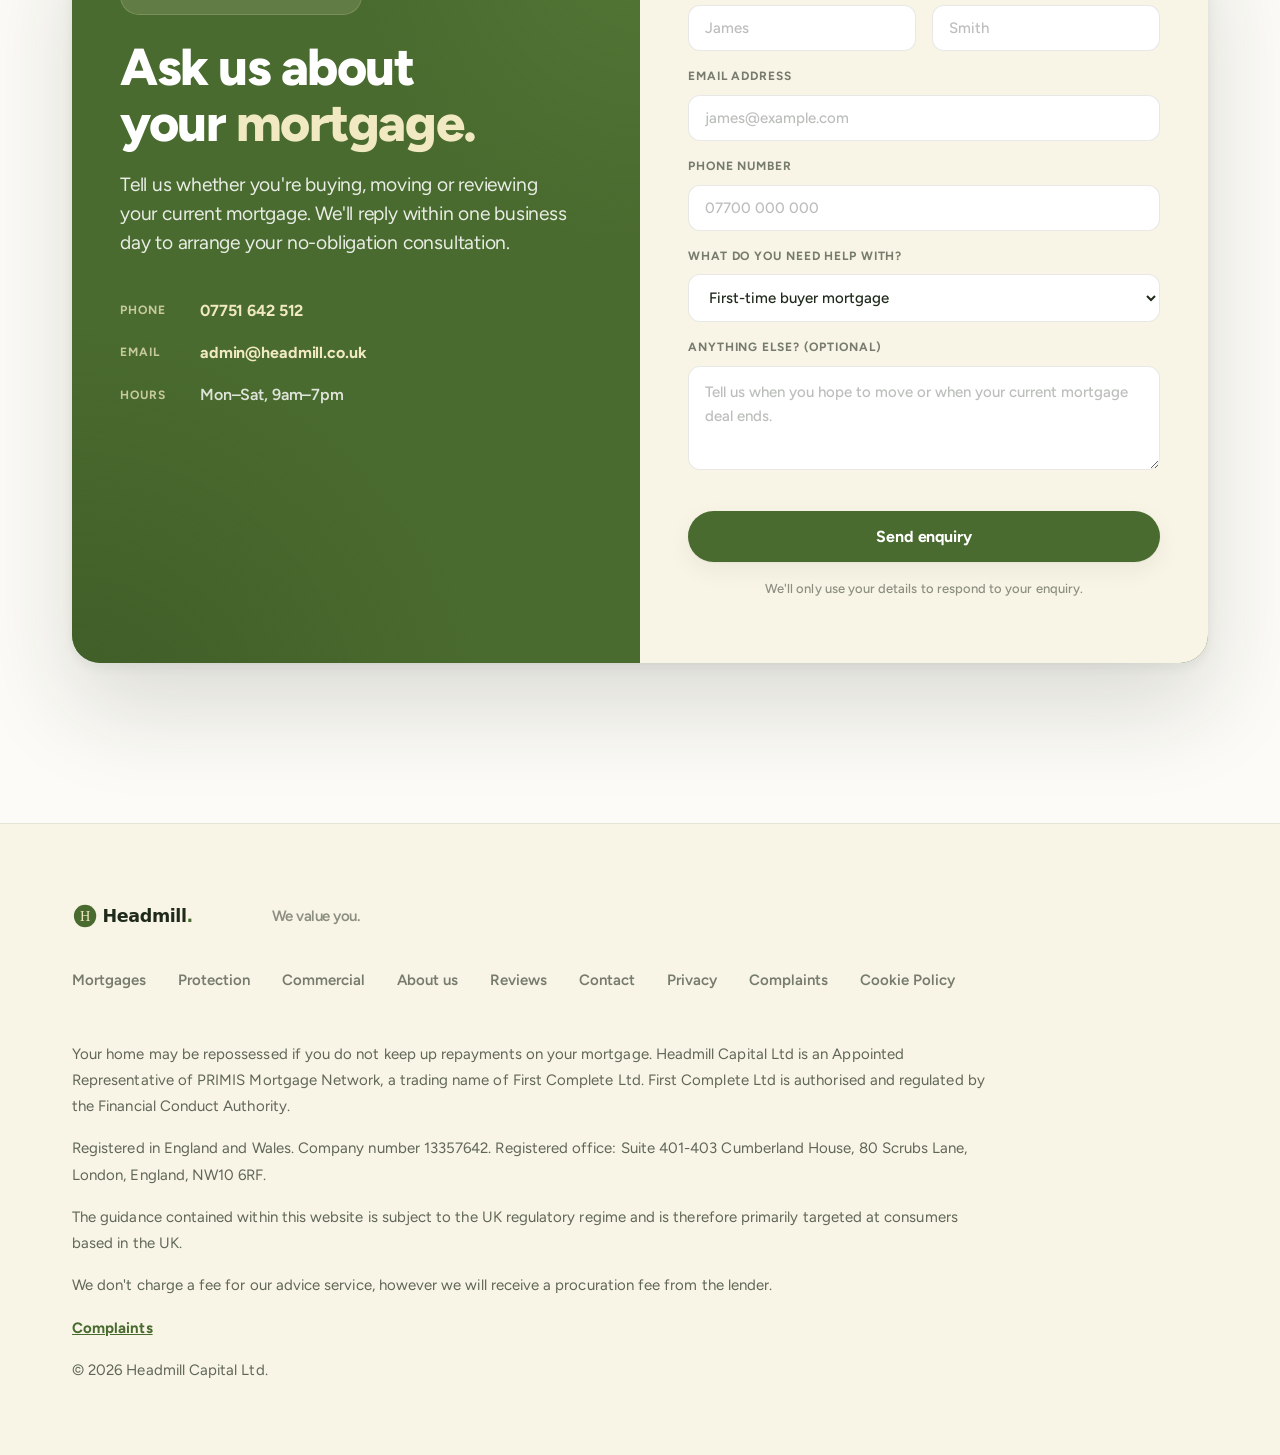
<file: mortgages.html>
<!DOCTYPE html>
<html lang="en">
<head>
<meta charset="UTF-8"/>
<script type="text/javascript" src="https://embeds.iubenda.com/widgets/25c70a25-f016-4a34-96c2-c90e4c5baae2.js"></script>
<meta name="viewport" content="width=device-width, initial-scale=1.0"/>

<!-- SEO -->
<title>Mortgages for Buyers, Home Movers and Landlords | Headmill Capital</title>
<meta name="description" content="Whole-of-market mortgage advice for first-time buyers, home movers, remortgages and buy-to-let. No-obligation consultation."/>
<meta name="robots" content="index, follow"/>
<link rel="canonical" href="https://www.headmill.co.uk/mortgages.html"/>

<!-- Open Graph -->
<meta property="og:type"        content="website"/>
<meta property="og:url"         content="https://www.headmill.co.uk/mortgages.html"/>
<meta property="og:site_name"   content="Headmill Capital"/>
<meta property="og:title"       content="Mortgage Services | Headmill Capital"/>
<meta property="og:description" content="Whole-of-market mortgage advice for first-time buyers, home movers, remortgages and buy-to-let. No-obligation consultation."/>

<!-- Favicon -->
<link rel="icon" href="assets/img/favicon.svg?v=10" type="image/svg+xml"/>

<!-- Fonts -->
<link rel="preconnect" href="https://fonts.googleapis.com"/>
<link rel="preconnect" href="https://fonts.gstatic.com" crossorigin/>
<link href="https://fonts.googleapis.com/css2?family=Figtree:ital,wght@0,400;0,500;0,600;0,700;0,800;1,400&display=swap" rel="stylesheet"/>

<!-- Stylesheets -->
<link rel="stylesheet" href="assets/css/base.css?v=16"/>
<link rel="stylesheet" href="assets/css/service.css?v=14"/>
</head>
<body class="svc-mortgages">
<a class="skip-link" href="#main-content">Skip to content</a>

<!-- ── NAV ── -->
<header class="site-header">
  <nav class="nav">
    <a href="index.html" class="nav-logo" aria-label="Headmill Capital home">
      <img class="brand-logo" src="assets/img/logo-dark.svg?v=10" alt="" width="460" height="80"/>
    </a>

    <ul class="nav-links">
      <li><a href="mortgages.html" aria-current="page">Mortgages</a></li>
      <li><a href="protection.html">Protection</a></li>
      <li><a href="commercial.html">Commercial</a></li>
      <li><a href="about.html">About us</a></li>
    </ul>

    <div class="nav-right">
      <a href="tel:07751642512" class="nav-phone">07751 642 512</a>
      <a href="index.html#contact" class="nav-cta">Talk to us <span aria-hidden="true">↗</span></a>
      <button class="hamburger" id="hamburger" aria-label="Open navigation menu" aria-expanded="false" aria-controls="mobile-nav">
        <span></span>
        <span></span>
        <span></span>
      </button>
    </div>
  </nav>
</header>

<!-- ── MOBILE NAV PANEL ── -->
<div class="nav-scrim" id="nav-scrim" aria-hidden="true"></div>
<div class="mobile-nav" id="mobile-nav" role="dialog" aria-label="Navigation menu" aria-hidden="true" inert>
  <ul>
    <li><a href="mortgages.html"  class="mobile-nav-link">Mortgages</a></li>
    <li><a href="protection.html" class="mobile-nav-link">Protection</a></li>
    <li><a href="commercial.html" class="mobile-nav-link">Commercial</a></li>
    <li><a href="about.html" class="mobile-nav-link">About us</a></li>
  </ul>
  <a href="index.html#contact" class="btn btn-solid">Contact</a>
  <div class="sheet-grip" aria-hidden="true"></div>
</div>

<main id="main-content">
<!-- ── PAGE HERO ── -->
<section class="page-hero">
  <div class="page-hero-circle c1" aria-hidden="true"></div>
  <div class="page-hero-circle c2" aria-hidden="true"></div>

  <div class="container page-hero-inner">
    <div class="page-hero-content">
      <nav class="crumbs" aria-label="Breadcrumb">
        <a href="index.html">Home</a>
        <span aria-hidden="true">/</span>
        <span>Mortgages</span>
      </nav>

      <h1>Mortgage advice <span class="accent">for your next move.</span></h1>

      <p class="page-hero-sub">We help with buying a home, changing your mortgage and financing a rental property. We compare lenders' criteria and the full cost of each deal, then explain our recommendation.</p>

      <div class="page-hero-actions">
        <a href="#contact" class="btn btn-cream">Start your enquiry</a>
        <a href="#calculator" class="btn btn-outline-light">Try the calculator</a>
      </div>
      <p class="advice-fee">We don't charge a fee for our advice service, however we will receive a procuration fee from the lender.</p>
      <div class="mortgage-warnings" aria-label="Mortgage risk warnings">
        <p class="mortgage-warning"><strong>Your home may be repossessed if you do not keep up repayments on your mortgage.</strong></p>
        <p class="mortgage-warning"><strong>Most Buy-to-Let mortgages are not regulated by the Financial Conduct Authority</strong></p>
      </div>
    </div>
    <img class="page-hero-photo" src="assets/img/svc-mortgages.webp?v=1" alt="A couple carrying a moving box through an open doorway." width="1000" height="625" fetchpriority="high" decoding="async"/>
  </div>
</section>

<!-- ── OFFERINGS ── -->
<section class="container">
  <div class="section-head">
    <span class="badge badge-cream">What we arrange</span>
    <h2>The mortgages we arrange</h2>
    <p>We start with a no-obligation consultation about your plans, income and deposit. If you already have a mortgage, we look at your current deal too.</p>
  </div>

  <div class="offer-grid">
    <article class="offer-card">
      <h3>First-time buyers</h3>
      <p>We explain how lenders assess your income and deposit, and what that means for your budget. Before you apply, we help you prepare the documents the lender needs and talk through the costs of buying.</p>
    </article>

    <article class="offer-card">
      <h3>Home movers</h3>
      <p>We check whether you can transfer your current mortgage to the new property and compare it with taking a new deal. We also check any early repayment charges and how the mortgage fits with your sale.</p>
    </article>

    <article class="offer-card">
      <h3>Remortgages</h3>
      <p>We compare your current lender's offer with deals available elsewhere, including fees and any early repayment charges. If you want to borrow more, we check how that affects your repayments.</p>
    </article>

    <article class="offer-card">
      <h3>Buy-to-let</h3>
      <p>We help first-time and existing landlords find lenders whose criteria fit the property and rental income. We also arrange mortgages for limited companies and landlords with several properties.</p>
    </article>
  </div>
</section>

<!-- ── PHOTO BAND ── -->
<section class="container">
  <figure class="media-band">
    <div class="media-band-frame" style="--band-focus: 55%">
      <img src="assets/img/band-mortgages.webp?v=1" alt="A residential street of brick terraced homes in Kensington at sunset." loading="lazy" decoding="async" width="1600" height="1090"/>
    </div>
    <figcaption>We check your income and the property details before recommending a lender.</figcaption>
  </figure>
</section>

<!-- ── PROCESS ── -->
<section class="container">
  <div class="steps-panel">
    <div class="section-head">
      <span class="badge badge-cream">How it works</span>
      <h2>How a mortgage application works with us</h2>
    </div>

    <div class="steps-grid">
      <div class="step">
        <div class="step-num">1</div>
        <h3>No-obligation consultation</h3>
        <p>We ask about your income, regular spending and plans for the property. Bring details of your deposit or current mortgage if you have them. There’s no obligation to go ahead after the initial consultation.</p>
      </div>
      <div class="step">
        <div class="step-num">2</div>
        <h3>Compare lenders</h3>
        <p>We compare rates, fees and lending criteria across the market available to us. We explain the options and why we recommend a particular deal.</p>
      </div>
      <div class="step">
        <div class="step-num">3</div>
        <h3>Prepare your application</h3>
        <p>We help you gather proof of identity, income and deposit, along with bank statements. We submit the application and follow up with the lender as it reviews the paperwork and valuation.</p>
      </div>
      <div class="step">
        <div class="step-num">4</div>
        <h3>Review the offer</h3>
        <p>If the lender issues an offer, we explain its terms and keep in touch with your solicitor through to completion. We also contact you before your mortgage rate ends.</p>
      </div>
    </div>
  </div>
</section>

<!-- ── CALCULATOR ── -->
<section class="container" id="calculator">
  <div class="section-head">
    <span class="badge badge-cream">Calculator</span>
    <h2>Estimate your mortgage repayments</h2>
    <p>Enter the property value, deposit, term and interest rate to estimate a repayment mortgage. The calculation assumes the same rate for the full term and excludes fees.</p>
  </div>

  <div class="calc-grid">
    <!-- Inputs -->
    <div class="calc-inputs">
      <div class="f-row">
        <div class="f-group">
          <label for="calc-property">Property value (£)</label>
          <input type="number" id="calc-property" placeholder="300000" min="0" step="1000" value="300000"/>
        </div>
        <div class="f-group">
          <label for="calc-deposit">Deposit (&pound;)</label>
          <input type="number" id="calc-deposit" placeholder="60000" min="0" step="1000" value="60000"/>
        </div>
      </div>

      <div class="f-row">
        <div class="f-group">
          <label for="calc-term">Mortgage term (years)</label>
          <input type="number" id="calc-term" placeholder="25" min="1" max="40" value="25"/>
        </div>
        <div class="f-group">
          <label for="calc-rate">Annual interest rate (%)</label>
          <input type="number" id="calc-rate" placeholder="4.5" min="0" max="20" step="0.1" value="4.5"/>
        </div>
      </div>

      <p class="calc-disclaimer">For illustration only. Actual rates and repayments depend on your circumstances and lender assessment. Your home may be repossessed if you do not keep up repayments on your mortgage.</p>
    </div>

    <!-- Results -->
    <div class="calc-results">
      <div class="result-card primary">
        <div class="result-card-label">Monthly repayment</div>
        <div class="result-card-value" id="result-monthly">—</div>
        <div class="result-card-desc">Estimated monthly capital and interest payment</div>
      </div>
      <div class="calc-results-row">
        <div class="result-card">
          <div class="result-card-label">Total repayments</div>
          <div class="result-card-value" id="result-total">—</div>
          <div class="result-card-desc">Capital and interest over the full term</div>
        </div>
        <div class="result-card">
          <div class="result-card-label">Loan-to-value (LTV)</div>
          <div class="result-card-value" id="result-ltv">—</div>
          <div class="result-card-desc">Lower LTV often unlocks better rates</div>
        </div>
      </div>
    </div>
  </div>
</section>

<!-- ── FAQ ── -->
<section class="container faq-section" id="faq">
  <div class="section-head">
    <span class="badge badge-cream">Mortgage questions</span>
    <h2>Mortgage FAQs</h2>
  </div>

  <div class="faq-list">
    <details class="faq-item">
      <summary>How much deposit do I need?</summary>
      <p>Some mortgages are available with a 5% deposit, depending on the lender and your circumstances. A larger deposit often gives you more choice. Buy-to-let deposits are often around 20–25% or more. We can check the requirements for the property you have in mind.</p>
    </details>

    <details class="faq-item">
      <summary>Can I get a mortgage if I'm self-employed?</summary>
      <p>You can apply if you are self-employed. Lenders assess business income in different ways, so we check their requirements against your accounts or tax calculations. We explain what evidence you need before submitting an application.</p>
    </details>

    <details class="faq-item">
      <summary>Should I fix my rate, and for how long?</summary>
      <p>A fixed rate keeps your interest rate the same for an agreed period. With a tracker, it moves in line with the rate it tracks. We discuss how much certainty you need and whether you might move or repay early, then compare suitable deals and their charges.</p>
    </details>

    <details class="faq-item">
      <summary>Can you compare the rate my bank has offered?</summary>
      <p>Yes. Send us the rate and fees your bank has quoted, and we'll compare them with deals available elsewhere. We look at the overall cost and explain whether staying with your bank makes sense.</p>
    </details>
  </div>
</section>

<!-- ── CONTACT ── -->
<section class="container" id="contact">
  <div class="contact-panel">
    <!-- Left: invitation + details -->
    <div class="contact-left">
      <div class="contact-left-inner">
        <span class="badge badge-on-green">No-obligation consultation</span>
        <h2 class="contact-headline">Ask us about your <span class="accent">mortgage.</span></h2>
        <p class="contact-body">Tell us whether you're buying, moving or reviewing your current mortgage. We'll reply within one business day to arrange your no-obligation consultation.</p>

        <div class="contact-details">
          <div class="contact-detail">
            <div class="contact-detail-label">Phone</div>
            <a href="tel:07751642512" class="contact-detail-val">07751 642 512</a>
          </div>
          <div class="contact-detail">
            <div class="contact-detail-label">Email</div>
            <a href="mailto:admin@headmill.co.uk" class="contact-detail-val">admin@headmill.co.uk</a>
          </div>
          <div class="contact-detail">
            <div class="contact-detail-label">Hours</div>
            <span class="contact-detail-val plain">Mon&ndash;Sat, 9am&ndash;7pm</span>
          </div>
        </div>
      </div>
    </div>

    <!-- Right: form -->
    <div class="contact-right">
      <form id="contact-form" class="contact-form" novalidate>
        <div class="f-row">
          <div class="f-group">
            <label for="field-first-name">First name</label>
            <input type="text" id="field-first-name" name="first_name"
              placeholder="James" autocomplete="given-name"/>
          </div>
          <div class="f-group">
            <label for="field-last-name">Last name</label>
            <input type="text" id="field-last-name" name="last_name"
              placeholder="Smith" autocomplete="family-name"/>
          </div>
        </div>

        <div class="f-group">
          <label for="field-email">Email address</label>
          <input type="email" id="field-email" name="email"
            placeholder="james@example.com" autocomplete="email"/>
        </div>

        <div class="f-group">
          <label for="field-phone">Phone number</label>
          <input type="tel" id="field-phone" name="phone"
            placeholder="07700 000 000" autocomplete="tel"/>
        </div>

        <div class="f-group">
          <label for="field-service">What do you need help with?</label>
          <select id="field-service" name="service">
            <option value="" disabled>Select a service</option>
            <option value="First-Time Buyer Mortgage" selected>First-time buyer mortgage</option>
            <option value="Remortgage">Remortgage</option>
            <option value="Buy-to-Let">Buy-to-let mortgage</option>
            <option value="Home Mover">Moving home</option>
            <option value="Insurance &amp; Protection">Insurance and protection</option>
          </select>
        </div>

        <div class="f-group">
          <label for="field-message">Anything else? (optional)</label>
          <textarea id="field-message" name="message"
            placeholder="Tell us when you hope to move or when your current mortgage deal ends."></textarea>
        </div>

        <!-- Hidden Formspree config fields -->
        <input type="hidden" name="_subject" value="New mortgage enquiry from Headmill Capital website"/>

        <button type="submit" class="form-submit">Send enquiry</button>
        <p class="form-note">We'll only use your details to respond to your enquiry.</p>
      </form>
    </div>
  </div>
</section>

</main>

<!-- ── FOOTER ── -->
<footer>
  <div class="container">
    <div class="footer-top">
      <a href="index.html" class="footer-logo" aria-label="Headmill Capital home">
        <img class="brand-logo" src="assets/img/logo-dark.svg?v=10" alt="" width="460" height="80" loading="lazy"/>
        <span class="footer-tagline">We value you.</span>
      </a>
      <ul class="footer-links">
        <li><a href="mortgages.html">Mortgages</a></li>
        <li><a href="protection.html">Protection</a></li>
        <li><a href="commercial.html">Commercial</a></li>
        <li><a href="about.html">About us</a></li>
        <li><a href="index.html#reviews">Reviews</a></li>
        <li><a href="index.html#contact">Contact</a></li>
        <li><a href="privacy.html">Privacy</a></li>
        <li><a href="complaints.html">Complaints</a></li>
        <li><a href="https://www.iubenda.com/privacy-policy/43757909/cookie-policy" target="_blank" rel="noopener">Cookie Policy</a></li>
      </ul>
    </div>
    <div class="footer-fca">
      <p>Your home may be repossessed if you do not keep up repayments on your mortgage.
      Headmill Capital Ltd is an Appointed Representative of PRIMIS Mortgage Network, a trading name of First Complete Ltd. First Complete Ltd is authorised and regulated by the Financial Conduct Authority.</p>
      <p>Registered in England and Wales. Company number 13357642. Registered office: Suite 401-403 Cumberland House, 80 Scrubs Lane, London, England, NW10 6RF.</p>
      <p>The guidance contained within this website is subject to the UK regulatory regime and is therefore primarily targeted at consumers based in the UK.</p>
      <p>We don't charge a fee for our advice service, however we will receive a procuration fee from the lender.</p>
      <p><a href="complaints.html">Complaints</a></p>
      <p>&copy; 2026 Headmill Capital Ltd.</p>
    </div>
  </div>
</footer>

<!-- WhatsApp -->
<a class="whatsapp-float"
   href="https://wa.me/447751642512"
   aria-label="Chat with us on WhatsApp"
   target="_blank" rel="noopener">
  <svg width="26" height="26" viewBox="0 0 24 24" fill="none"
       stroke="currentColor" stroke-width="1.7" stroke-linecap="round" stroke-linejoin="round"
       aria-hidden="true" focusable="false">
    <path d="M20.5 11.75a8.25 8.25 0 0 1-12.18 7.26L3.5 20.5l1.45-4.67a8.25 8.25 0 1 1 15.55-4.08Z"/>
    <path d="m8.1 7.5-.6.8c-.4.5-.4 1.2-.1 1.8a10.6 10.6 0 0 0 5.4 5.4c.6.3 1.3.3 1.8-.1l.8-.6c.3-.2.4-.6.2-.9l-1.2-1.7c-.2-.3-.6-.4-.9-.1l-.8.6a7.8 7.8 0 0 1-2.6-2.6l.6-.8c.3-.3.2-.7-.1-.9L8.9 7.3c-.3-.2-.6-.1-.8.2Z"/>
  </svg>
</a>

<script src="assets/js/motion.js?v=15"></script>
<script src="assets/js/shared.js?v=13"></script>
<script src="assets/js/form.js?v=10"></script>
<script src="assets/js/calculator.js?v=10"></script>
</body>
</html>
</file>
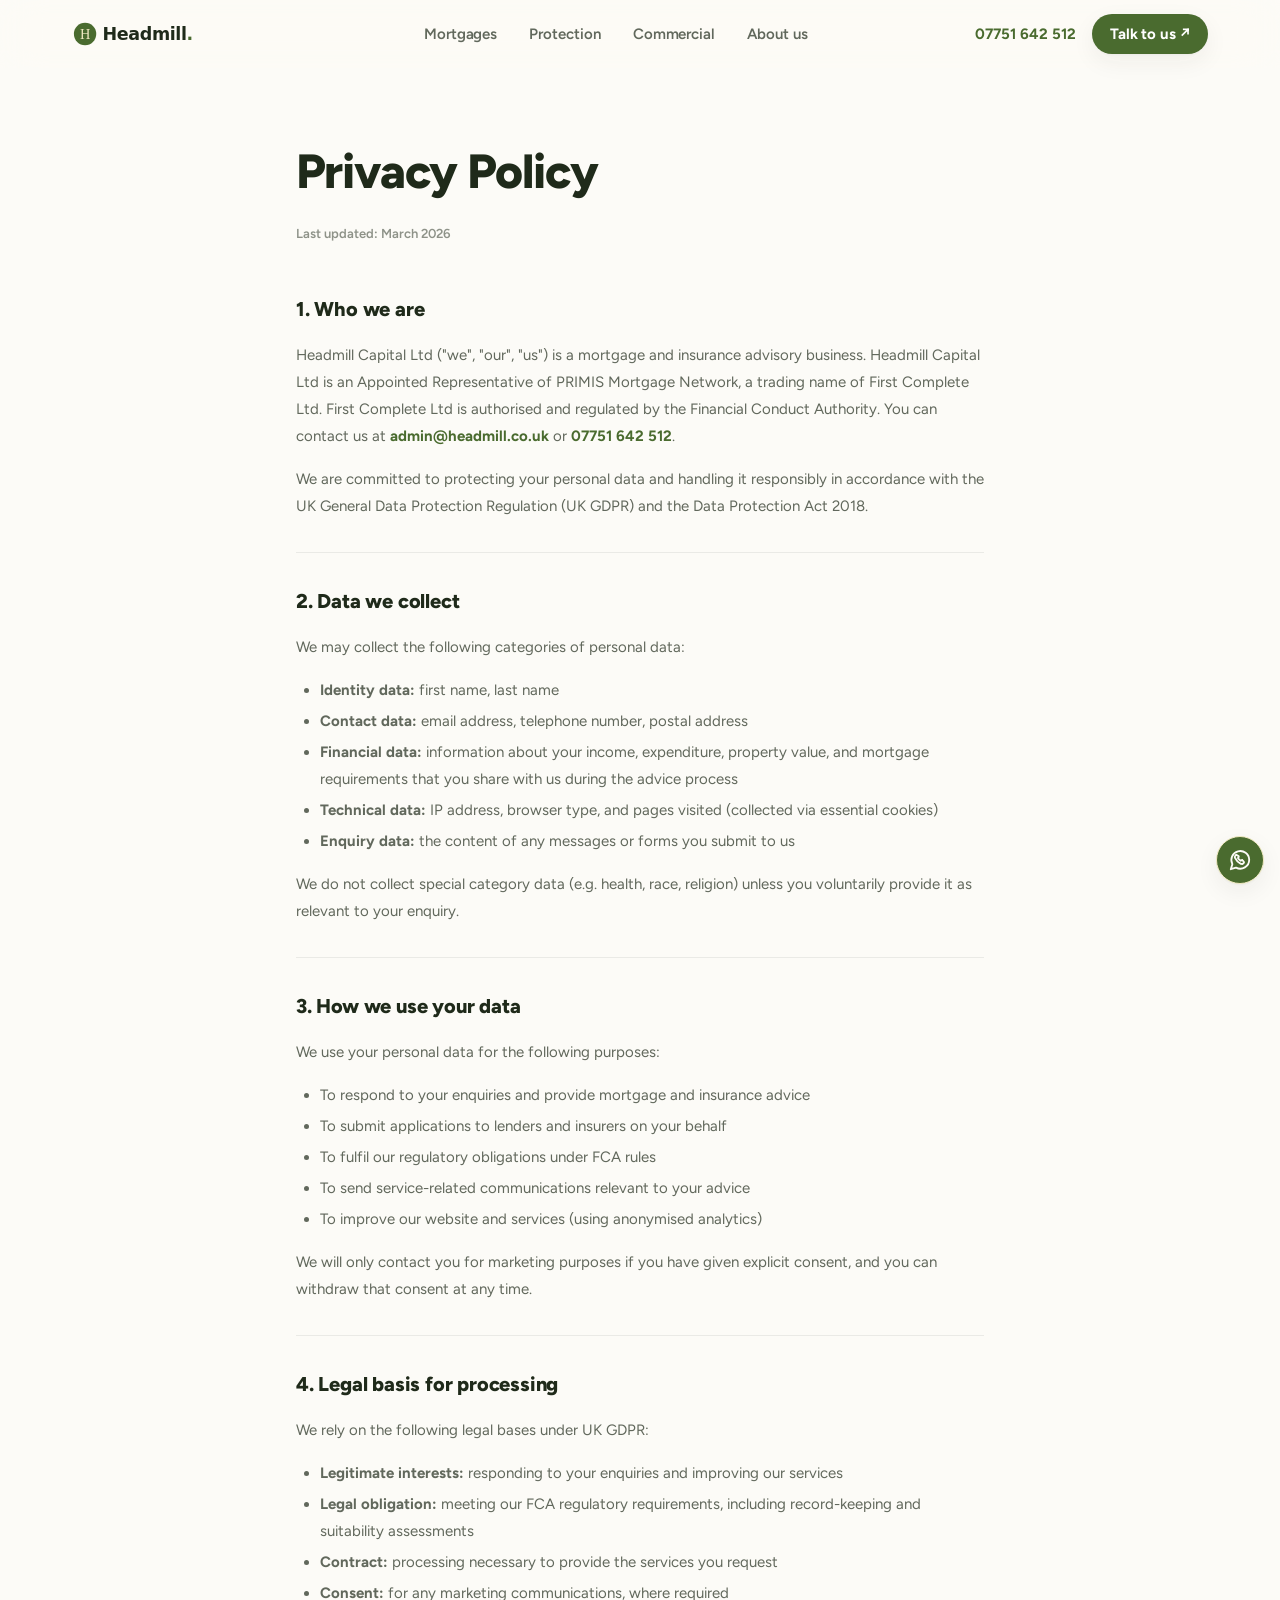
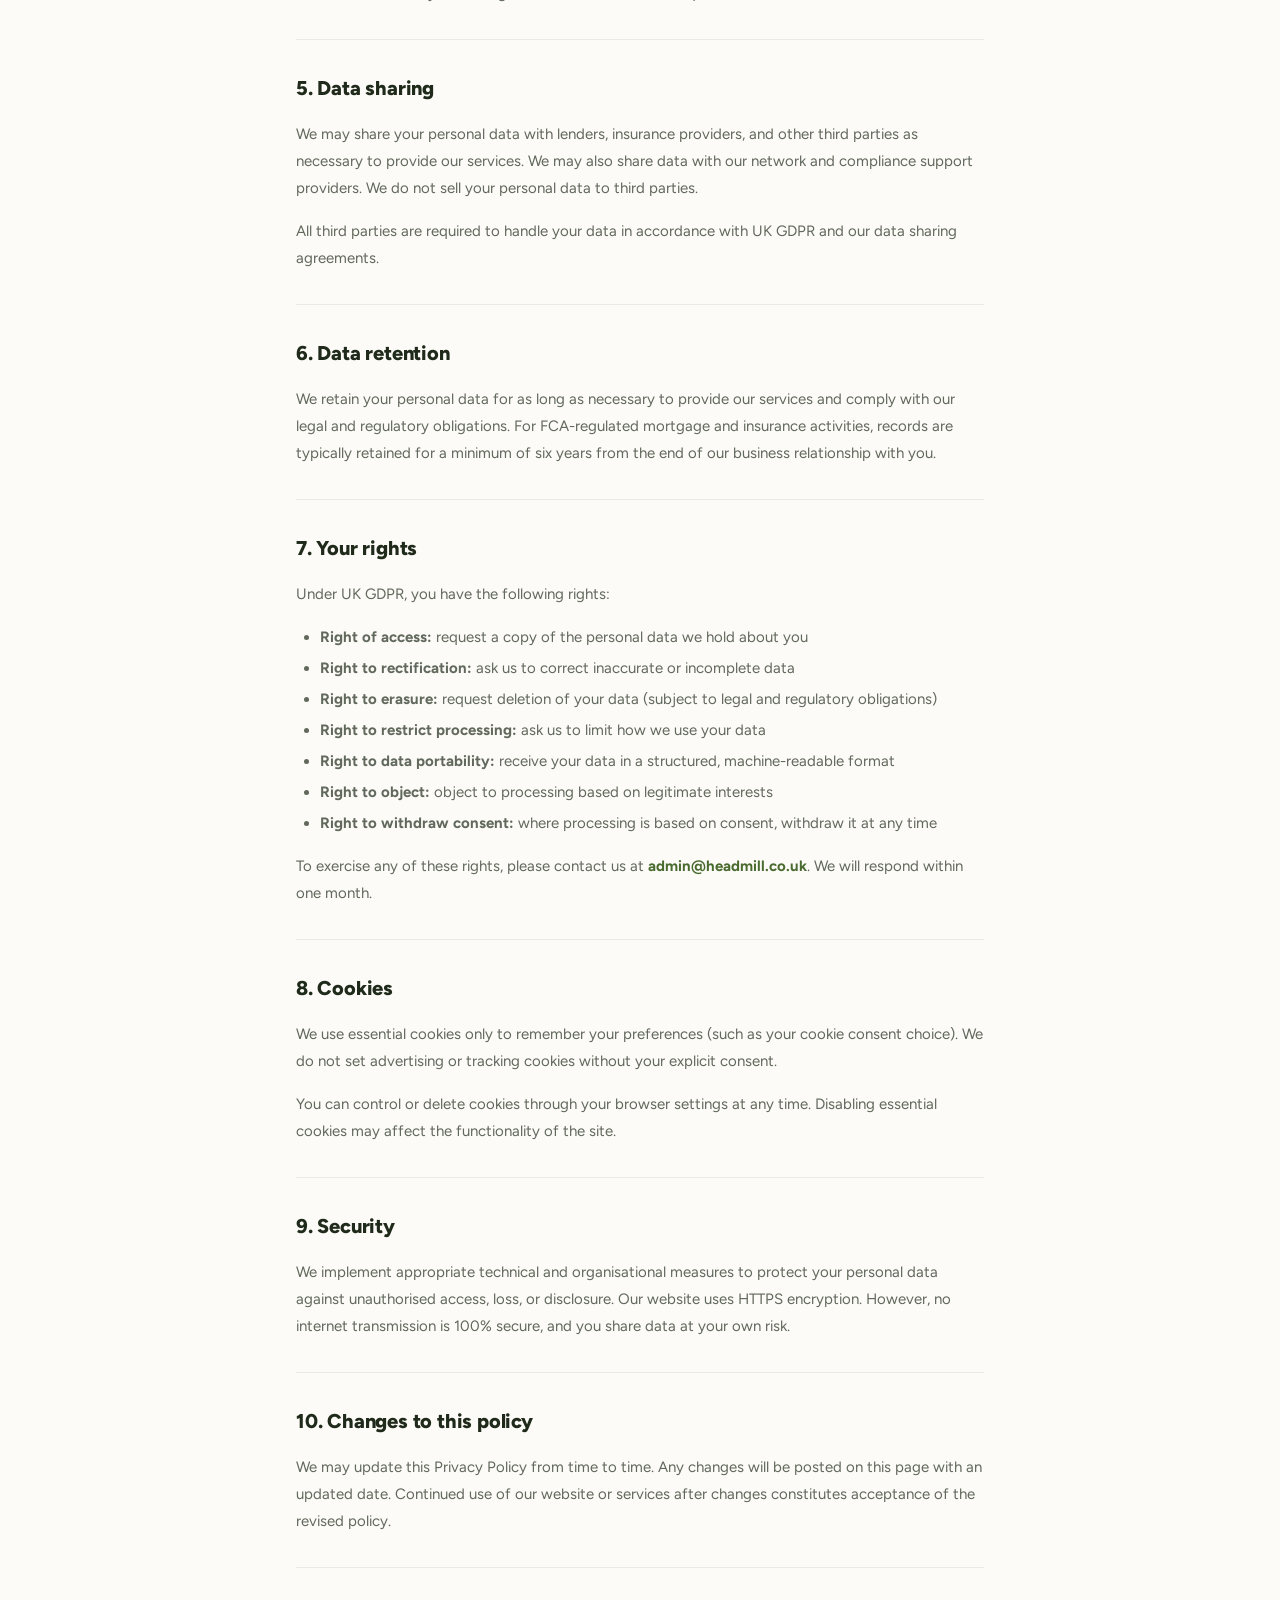
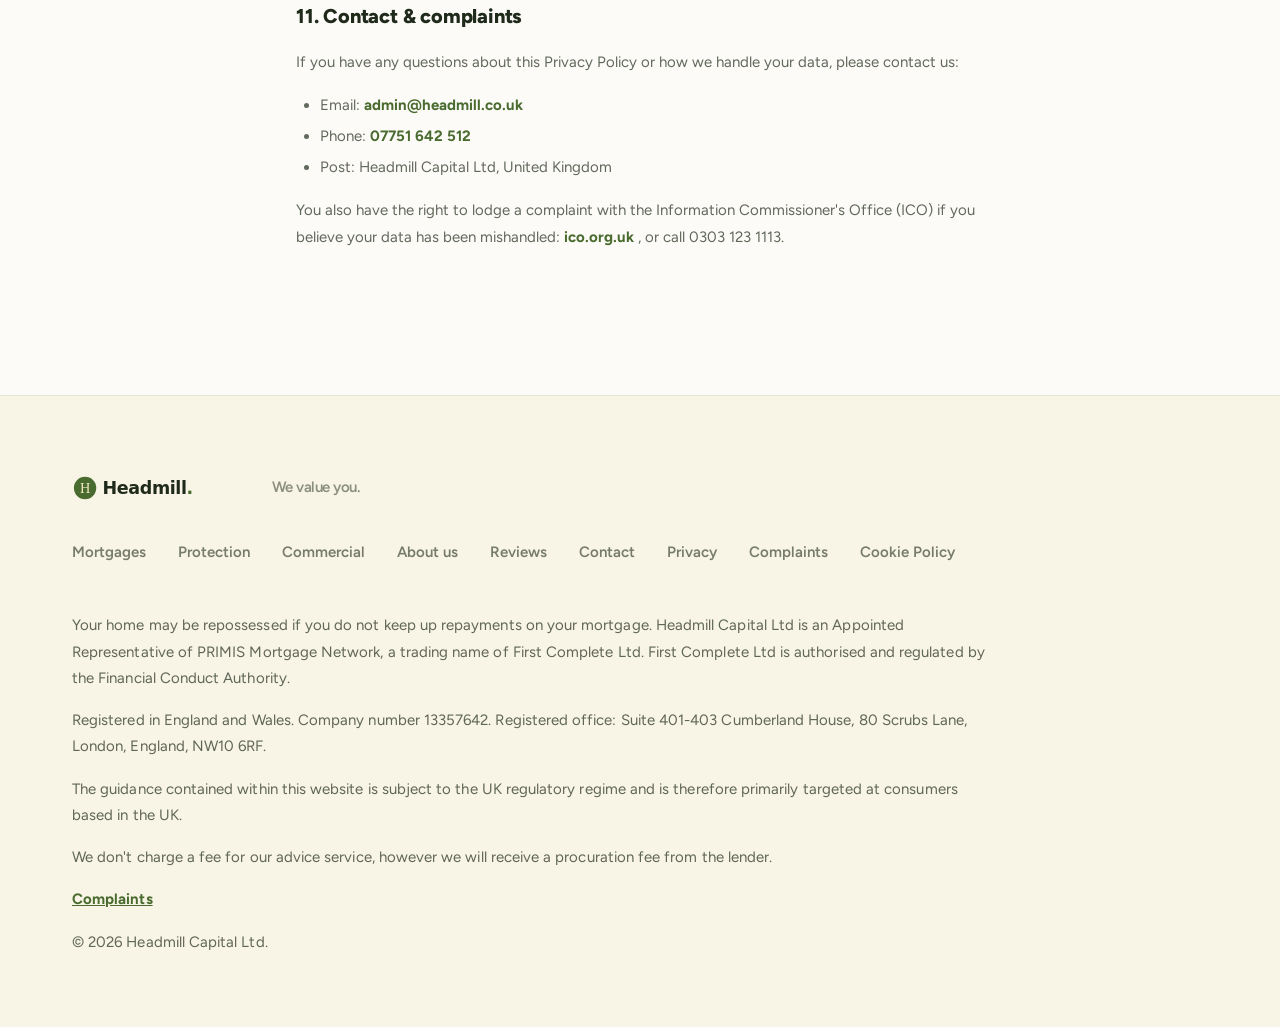
<file: privacy.html>
<!DOCTYPE html>
<html lang="en">
<head>
<meta charset="UTF-8"/>
<script type="text/javascript" src="https://embeds.iubenda.com/widgets/25c70a25-f016-4a34-96c2-c90e4c5baae2.js"></script>
<meta name="viewport" content="width=device-width, initial-scale=1.0"/>
<title>Privacy Policy | Headmill Capital</title>
<meta name="description" content="Privacy Policy for Headmill Capital. How we collect, use, and protect your personal data."/>
<meta name="robots" content="index, follow"/>
<link rel="canonical" href="https://www.headmill.co.uk/privacy.html"/>
<link rel="icon" href="assets/img/favicon.svg?v=10" type="image/svg+xml"/>
<link rel="preconnect" href="https://fonts.googleapis.com"/>
<link rel="preconnect" href="https://fonts.gstatic.com" crossorigin/>
<link href="https://fonts.googleapis.com/css2?family=Figtree:ital,wght@0,400;0,500;0,600;0,700;0,800;1,400&display=swap" rel="stylesheet"/>
<link rel="stylesheet" href="assets/css/base.css?v=16"/>
<link rel="stylesheet" href="assets/css/privacy.css?v=10"/>
</head>
<body>
<a class="skip-link" href="#main-content">Skip to content</a>

<!-- ── NAV ── -->
<header class="site-header">
  <nav class="nav">
    <a href="index.html" class="nav-logo" aria-label="Headmill Capital home">
      <img class="brand-logo" src="assets/img/logo-dark.svg?v=10" alt="" width="460" height="80"/>
    </a>

    <ul class="nav-links">
      <li><a href="mortgages.html">Mortgages</a></li>
      <li><a href="protection.html">Protection</a></li>
      <li><a href="commercial.html">Commercial</a></li>
      <li><a href="about.html">About us</a></li>
    </ul>

    <div class="nav-right">
      <a href="tel:07751642512" class="nav-phone">07751 642 512</a>
      <a href="index.html#contact" class="nav-cta">Talk to us <span aria-hidden="true">↗</span></a>
      <button class="hamburger" id="hamburger" aria-label="Open navigation menu" aria-expanded="false" aria-controls="mobile-nav">
        <span></span>
        <span></span>
        <span></span>
      </button>
    </div>
  </nav>
</header>

<!-- ── MOBILE NAV PANEL ── -->
<div class="nav-scrim" id="nav-scrim" aria-hidden="true"></div>
<div class="mobile-nav" id="mobile-nav" role="dialog" aria-label="Navigation menu" aria-hidden="true" inert>
  <ul>
    <li><a href="mortgages.html"  class="mobile-nav-link">Mortgages</a></li>
    <li><a href="protection.html" class="mobile-nav-link">Protection</a></li>
    <li><a href="commercial.html" class="mobile-nav-link">Commercial</a></li>
    <li><a href="about.html" class="mobile-nav-link">About us</a></li>
  </ul>
  <a href="index.html#contact" class="btn btn-solid">Contact</a>
  <div class="sheet-grip" aria-hidden="true"></div>
</div>

<!-- ── CONTENT ── -->
<main id="main-content">
  <div class="privacy-wrap">
    <h1 class="privacy-title">Privacy Policy</h1>
    <p class="privacy-meta">Last updated: March 2026</p>

    <div class="privacy-content">

      <h2>1. Who we are</h2>
      <p>
        Headmill Capital Ltd ("we", "our", "us") is a mortgage and insurance advisory business.
        Headmill Capital Ltd is an Appointed Representative of PRIMIS Mortgage Network, a trading name of First Complete Ltd. First Complete Ltd is authorised and regulated by the Financial Conduct Authority.
        You can contact us at <a href="mailto:admin@headmill.co.uk">admin@headmill.co.uk</a>
        or <a href="tel:07751642512">07751 642 512</a>.
      </p>
      <p>
        We are committed to protecting your personal data and handling it responsibly in
        accordance with the UK General Data Protection Regulation (UK GDPR) and the
        Data Protection Act 2018.
      </p>

      <hr/>

      <h2>2. Data we collect</h2>
      <p>We may collect the following categories of personal data:</p>
      <ul>
        <li><strong>Identity data:</strong> first name, last name</li>
        <li><strong>Contact data:</strong> email address, telephone number, postal address</li>
        <li><strong>Financial data:</strong> information about your income, expenditure, property value, and mortgage requirements that you share with us during the advice process</li>
        <li><strong>Technical data:</strong> IP address, browser type, and pages visited (collected via essential cookies)</li>
        <li><strong>Enquiry data:</strong> the content of any messages or forms you submit to us</li>
      </ul>
      <p>We do not collect special category data (e.g. health, race, religion) unless you voluntarily provide it as relevant to your enquiry.</p>

      <hr/>

      <h2>3. How we use your data</h2>
      <p>We use your personal data for the following purposes:</p>
      <ul>
        <li>To respond to your enquiries and provide mortgage and insurance advice</li>
        <li>To submit applications to lenders and insurers on your behalf</li>
        <li>To fulfil our regulatory obligations under FCA rules</li>
        <li>To send service-related communications relevant to your advice</li>
        <li>To improve our website and services (using anonymised analytics)</li>
      </ul>
      <p>We will only contact you for marketing purposes if you have given explicit consent, and you can withdraw that consent at any time.</p>

      <hr/>

      <h2>4. Legal basis for processing</h2>
      <p>We rely on the following legal bases under UK GDPR:</p>
      <ul>
        <li><strong>Legitimate interests:</strong> responding to your enquiries and improving our services</li>
        <li><strong>Legal obligation:</strong> meeting our FCA regulatory requirements, including record-keeping and suitability assessments</li>
        <li><strong>Contract:</strong> processing necessary to provide the services you request</li>
        <li><strong>Consent:</strong> for any marketing communications, where required</li>
      </ul>

      <hr/>

      <h2>5. Data sharing</h2>
      <p>
        We may share your personal data with lenders, insurance providers, and other third
        parties as necessary to provide our services. We may also share data with our
        network and compliance support providers. We do not sell your personal data to
        third parties.
      </p>
      <p>
        All third parties are required to handle your data in accordance with UK GDPR and
        our data sharing agreements.
      </p>

      <hr/>

      <h2>6. Data retention</h2>
      <p>
        We retain your personal data for as long as necessary to provide our services and
        comply with our legal and regulatory obligations. For FCA-regulated mortgage and
        insurance activities, records are typically retained for a minimum of six years
        from the end of our business relationship with you.
      </p>

      <hr/>

      <h2>7. Your rights</h2>
      <p>Under UK GDPR, you have the following rights:</p>
      <ul>
        <li><strong>Right of access:</strong> request a copy of the personal data we hold about you</li>
        <li><strong>Right to rectification:</strong> ask us to correct inaccurate or incomplete data</li>
        <li><strong>Right to erasure:</strong> request deletion of your data (subject to legal and regulatory obligations)</li>
        <li><strong>Right to restrict processing:</strong> ask us to limit how we use your data</li>
        <li><strong>Right to data portability:</strong> receive your data in a structured, machine-readable format</li>
        <li><strong>Right to object:</strong> object to processing based on legitimate interests</li>
        <li><strong>Right to withdraw consent:</strong> where processing is based on consent, withdraw it at any time</li>
      </ul>
      <p>
        To exercise any of these rights, please contact us at
        <a href="mailto:admin@headmill.co.uk">admin@headmill.co.uk</a>.
        We will respond within one month.
      </p>

      <hr/>

      <h2>8. Cookies</h2>
      <p>
        We use essential cookies only to remember your preferences (such as your cookie
        consent choice). We do not set advertising or tracking cookies without your explicit
        consent.
      </p>
      <p>
        You can control or delete cookies through your browser settings at any time.
        Disabling essential cookies may affect the functionality of the site.
      </p>

      <hr/>

      <h2>9. Security</h2>
      <p>
        We implement appropriate technical and organisational measures to protect your
        personal data against unauthorised access, loss, or disclosure. Our website uses
        HTTPS encryption. However, no internet transmission is 100% secure, and you
        share data at your own risk.
      </p>

      <hr/>

      <h2>10. Changes to this policy</h2>
      <p>
        We may update this Privacy Policy from time to time. Any changes will be posted
        on this page with an updated date. Continued use of our website or services after
        changes constitutes acceptance of the revised policy.
      </p>

      <hr/>

      <h2>11. Contact &amp; complaints</h2>
      <p>
        If you have any questions about this Privacy Policy or how we handle your data,
        please contact us:
      </p>
      <ul>
        <li>Email: <a href="mailto:admin@headmill.co.uk">admin@headmill.co.uk</a></li>
        <li>Phone: <a href="tel:07751642512">07751 642 512</a></li>
        <li>Post: Headmill Capital Ltd, United Kingdom</li>
      </ul>
      <p>
        You also have the right to lodge a complaint with the Information Commissioner's
        Office (ICO) if you believe your data has been mishandled:
        <a href="https://ico.org.uk" target="_blank" rel="noopener noreferrer">ico.org.uk</a>
        , or call 0303 123 1113.
      </p>

    </div>
  </div>
</main>

<!-- ── FOOTER ── -->
<footer>
  <div class="container">
    <div class="footer-top">
      <a href="index.html" class="footer-logo" aria-label="Headmill Capital home">
        <img class="brand-logo" src="assets/img/logo-dark.svg?v=10" alt="" width="460" height="80" loading="lazy"/>
        <span class="footer-tagline">We value you.</span>
      </a>
      <ul class="footer-links">
        <li><a href="mortgages.html">Mortgages</a></li>
        <li><a href="protection.html">Protection</a></li>
        <li><a href="commercial.html">Commercial</a></li>
        <li><a href="about.html">About us</a></li>
        <li><a href="index.html#reviews">Reviews</a></li>
        <li><a href="index.html#contact">Contact</a></li>
        <li><a href="privacy.html">Privacy</a></li>
        <li><a href="complaints.html">Complaints</a></li>
        <li><a href="https://www.iubenda.com/privacy-policy/43757909/cookie-policy" target="_blank" rel="noopener">Cookie Policy</a></li>
      </ul>
    </div>
    <div class="footer-fca">
      <p>Your home may be repossessed if you do not keep up repayments on your mortgage.
      Headmill Capital Ltd is an Appointed Representative of PRIMIS Mortgage Network, a trading name of First Complete Ltd. First Complete Ltd is authorised and regulated by the Financial Conduct Authority.</p>
      <p>Registered in England and Wales. Company number 13357642. Registered office: Suite 401-403 Cumberland House, 80 Scrubs Lane, London, England, NW10 6RF.</p>
      <p>The guidance contained within this website is subject to the UK regulatory regime and is therefore primarily targeted at consumers based in the UK.</p>
      <p>We don't charge a fee for our advice service, however we will receive a procuration fee from the lender.</p>
      <p><a href="complaints.html">Complaints</a></p>
      <p>&copy; 2026 Headmill Capital Ltd.</p>
    </div>
  </div>
</footer>

<!-- WhatsApp -->
<a class="whatsapp-float"
   href="https://wa.me/447751642512"
   aria-label="Chat with us on WhatsApp"
   target="_blank" rel="noopener">
  <svg width="26" height="26" viewBox="0 0 24 24" fill="none"
       stroke="currentColor" stroke-width="1.7" stroke-linecap="round" stroke-linejoin="round"
       aria-hidden="true" focusable="false">
    <path d="M20.5 11.75a8.25 8.25 0 0 1-12.18 7.26L3.5 20.5l1.45-4.67a8.25 8.25 0 1 1 15.55-4.08Z"/>
    <path d="m8.1 7.5-.6.8c-.4.5-.4 1.2-.1 1.8a10.6 10.6 0 0 0 5.4 5.4c.6.3 1.3.3 1.8-.1l.8-.6c.3-.2.4-.6.2-.9l-1.2-1.7c-.2-.3-.6-.4-.9-.1l-.8.6a7.8 7.8 0 0 1-2.6-2.6l.6-.8c.3-.3.2-.7-.1-.9L8.9 7.3c-.3-.2-.6-.1-.8.2Z"/>
  </svg>
</a>

<script src="assets/js/motion.js?v=15"></script>
<script src="assets/js/shared.js?v=13"></script>
</body>
</html>
</file>
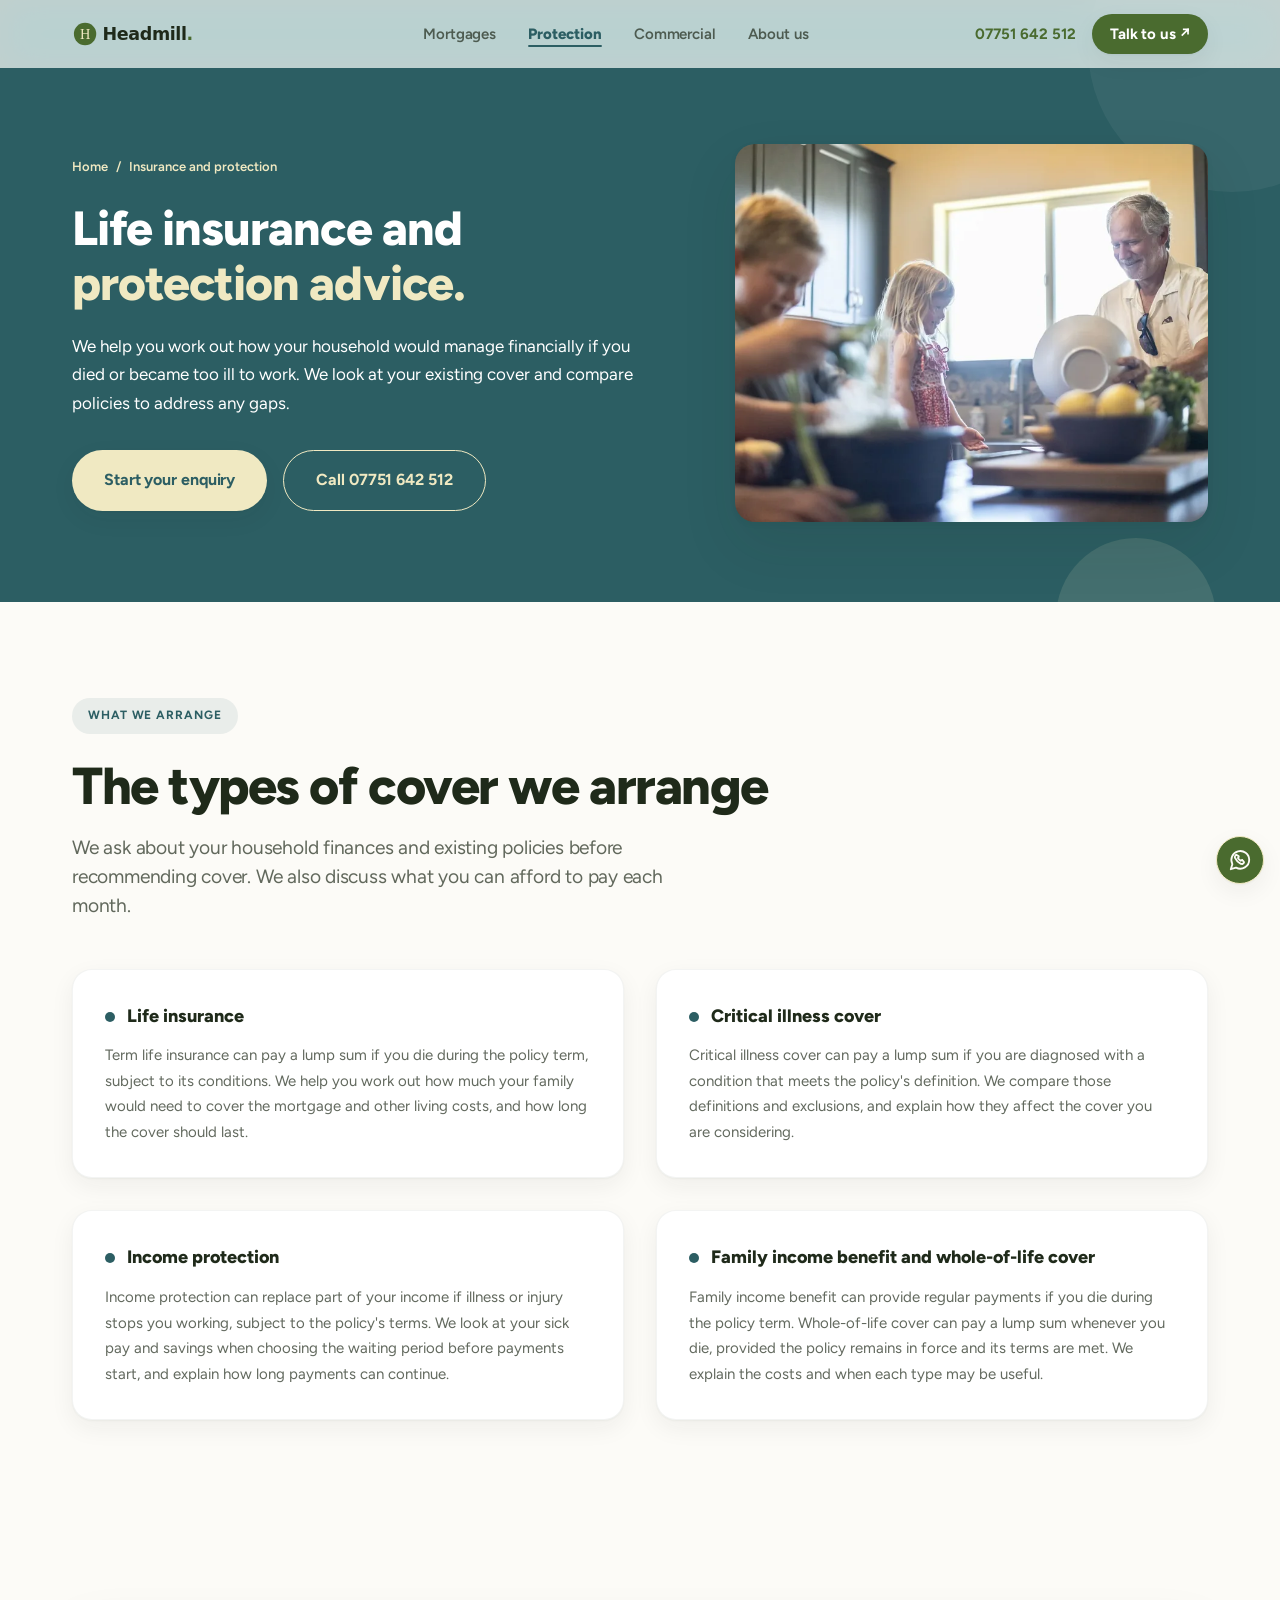
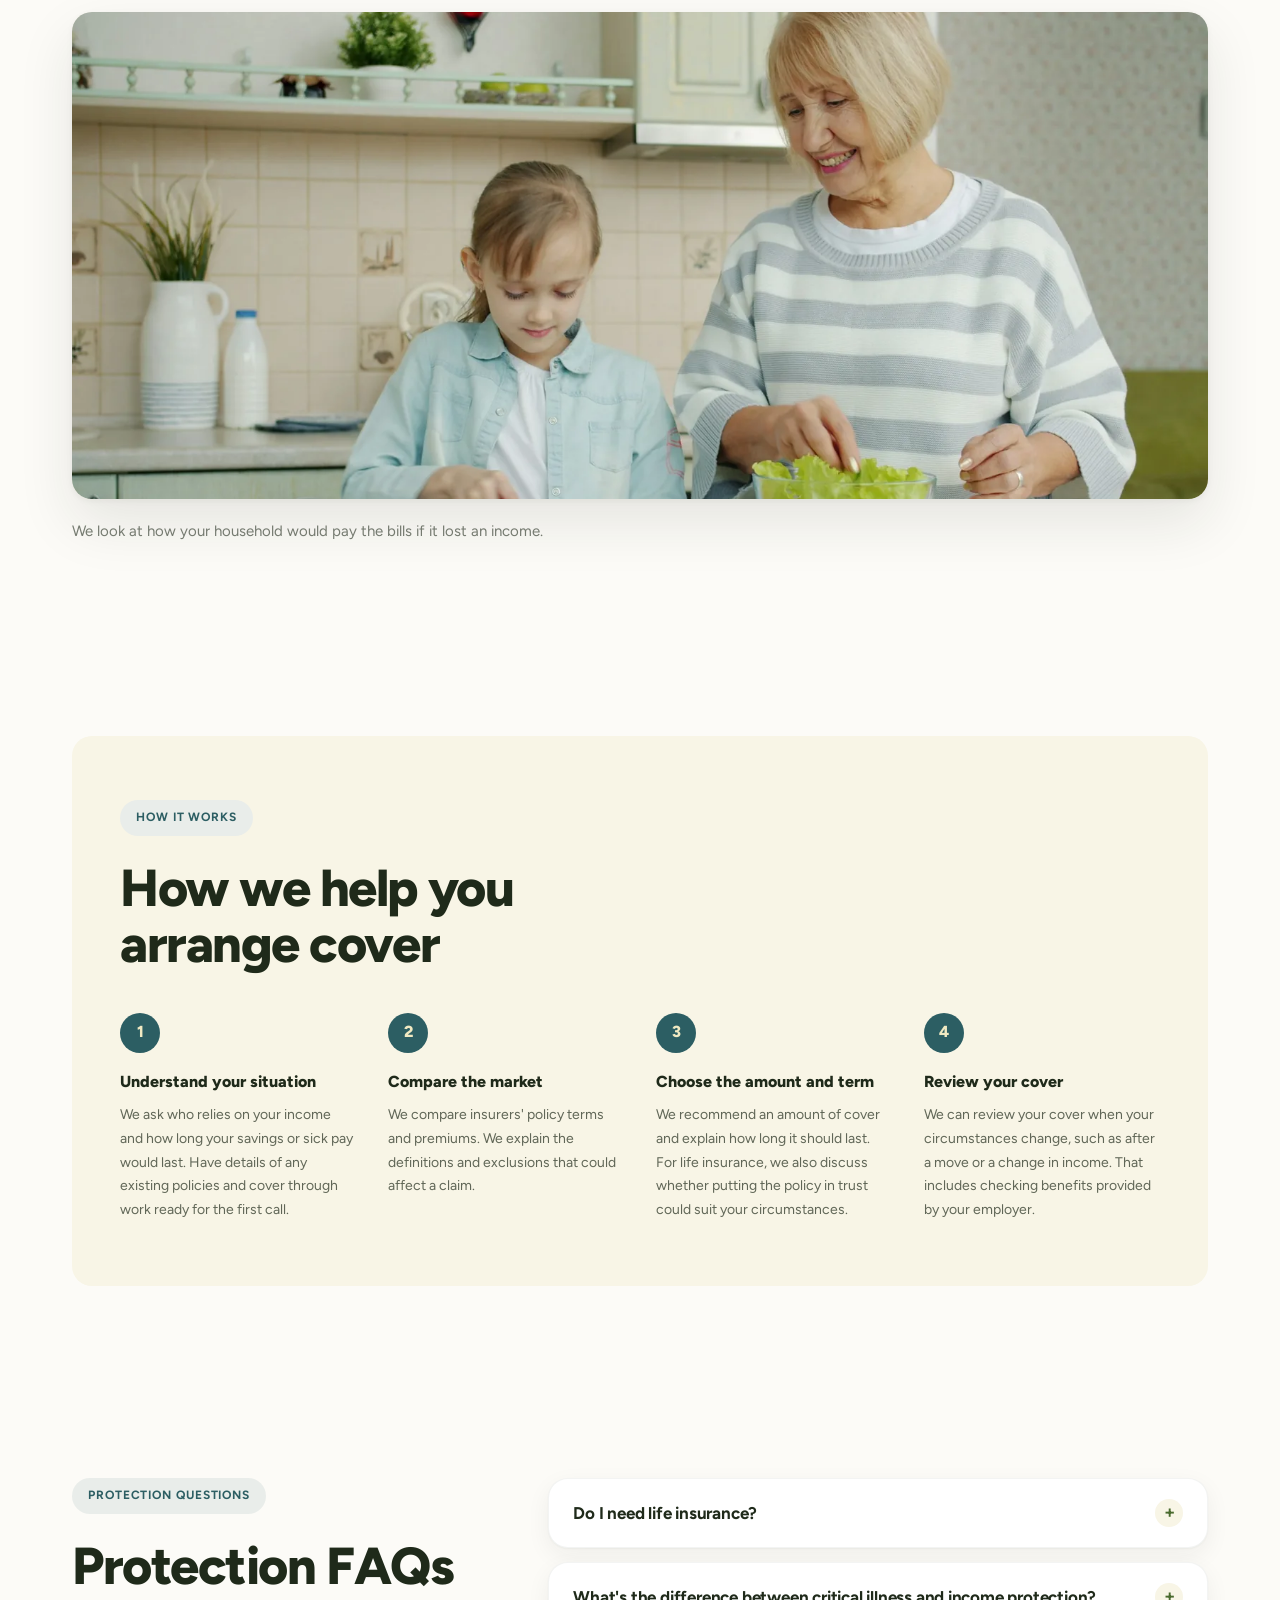
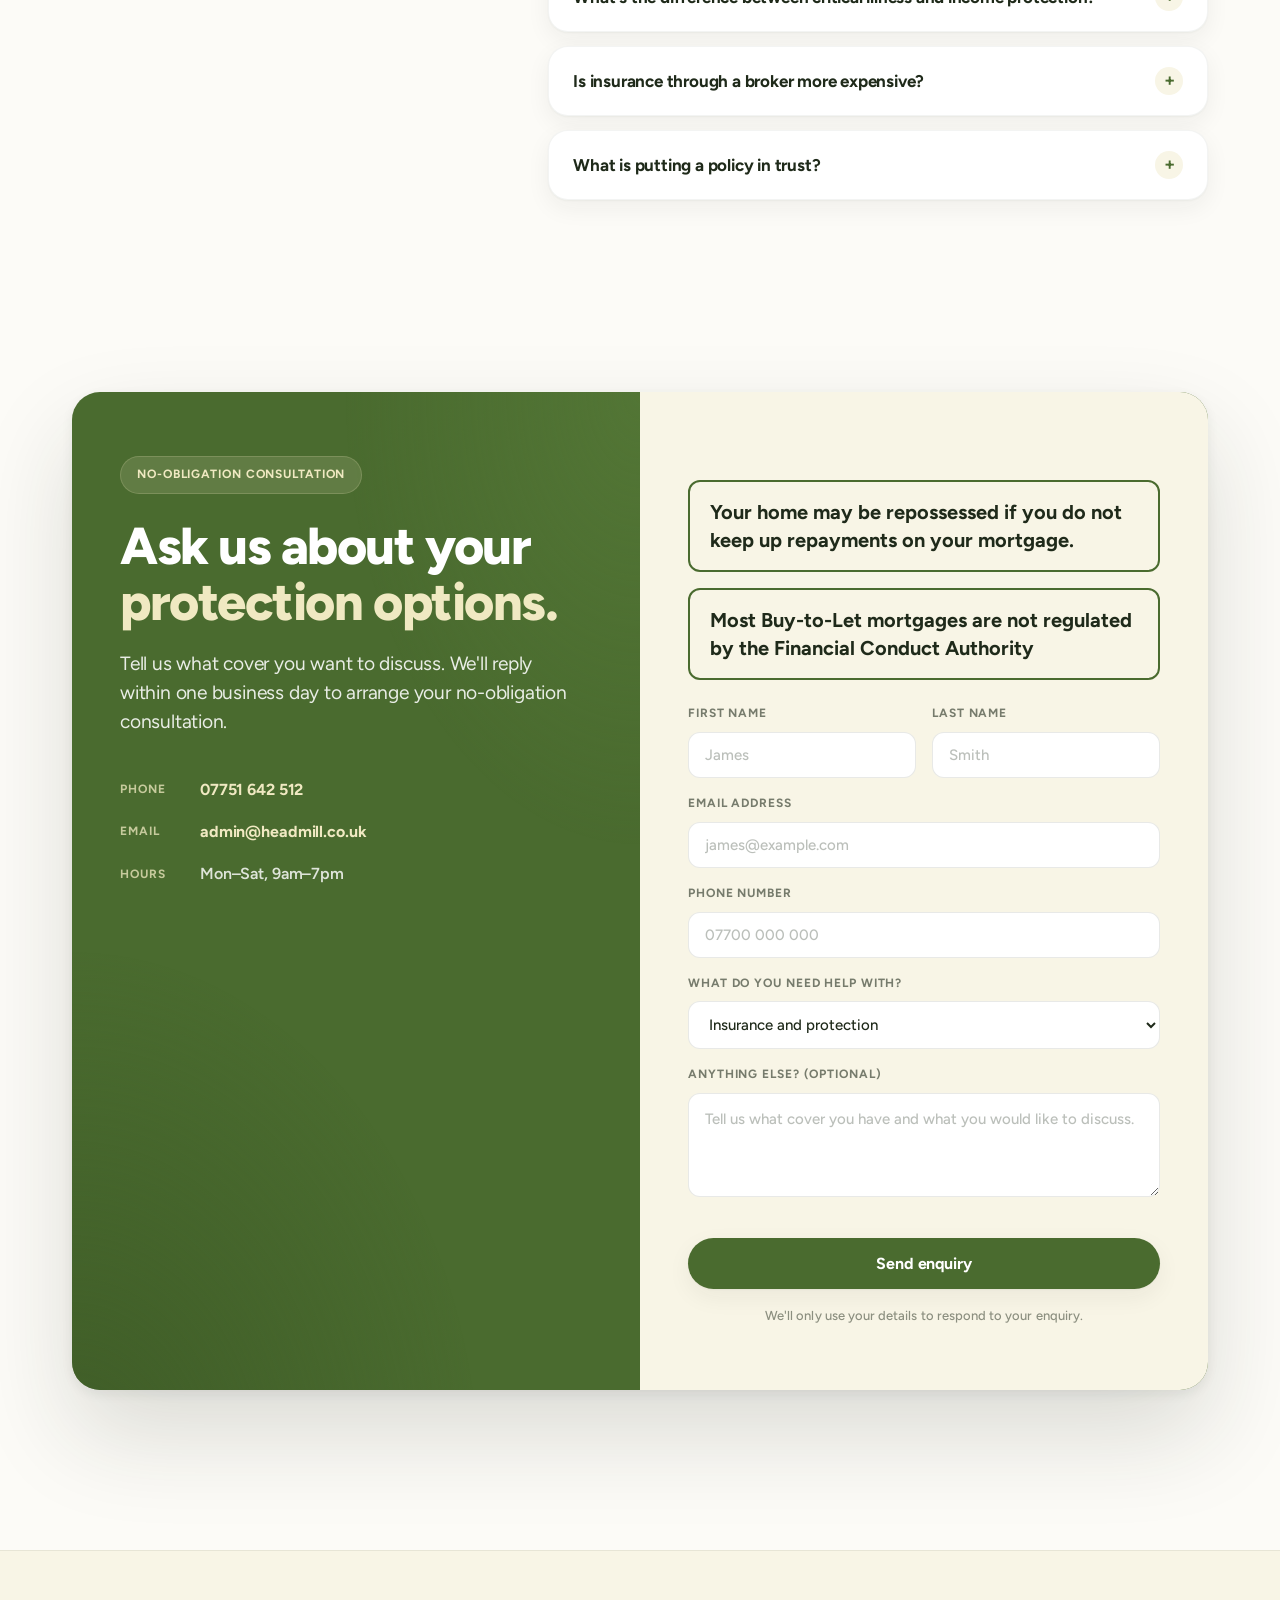
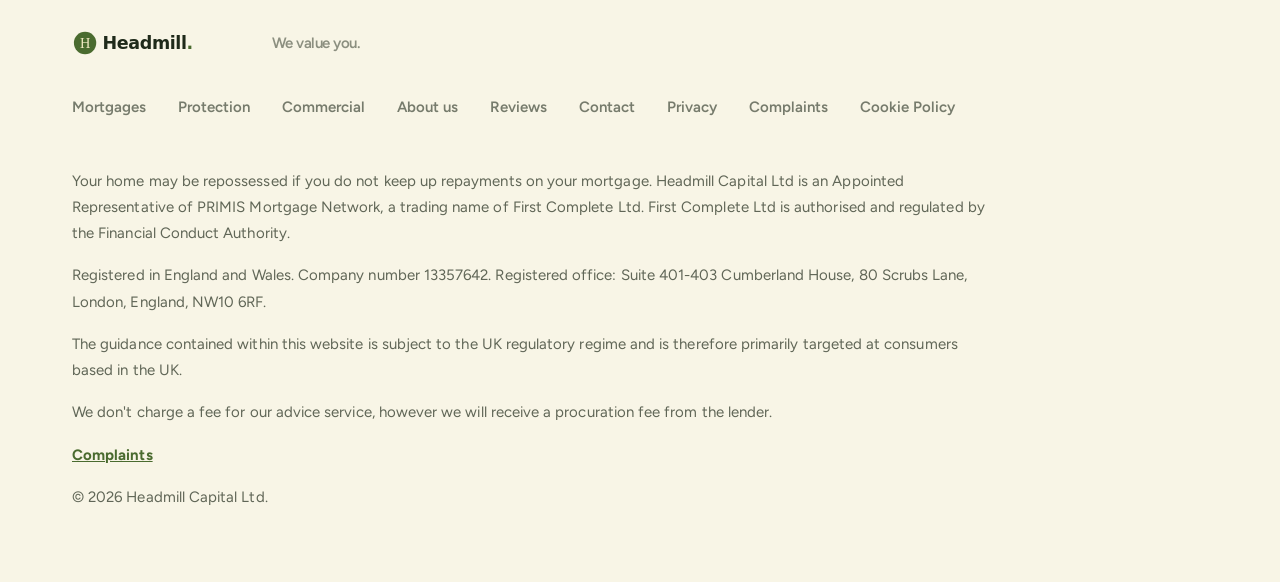
<file: protection.html>
<!DOCTYPE html>
<html lang="en">
<head>
<meta charset="UTF-8"/>
<script type="text/javascript" src="https://embeds.iubenda.com/widgets/25c70a25-f016-4a34-96c2-c90e4c5baae2.js"></script>
<meta name="viewport" content="width=device-width, initial-scale=1.0"/>

<!-- SEO -->
<title>Life Insurance, Critical Illness and Income Protection | Headmill Capital</title>
<meta name="description" content="Advice on life insurance, critical illness cover, income protection and family and whole-of-life cover. We compare policy terms and costs. No-obligation consultation."/>
<meta name="robots" content="index, follow"/>
<link rel="canonical" href="https://www.headmill.co.uk/protection.html"/>

<!-- Open Graph -->
<meta property="og:type"        content="website"/>
<meta property="og:url"         content="https://www.headmill.co.uk/protection.html"/>
<meta property="og:site_name"   content="Headmill Capital"/>
<meta property="og:title"       content="Protection &amp; Insurance | Headmill Capital"/>
<meta property="og:description" content="Advice on life insurance, critical illness cover, income protection and family and whole-of-life cover. We compare policy terms and costs. No-obligation consultation."/>

<!-- Favicon -->
<link rel="icon" href="assets/img/favicon.svg?v=10" type="image/svg+xml"/>

<!-- Fonts -->
<link rel="preconnect" href="https://fonts.googleapis.com"/>
<link rel="preconnect" href="https://fonts.gstatic.com" crossorigin/>
<link href="https://fonts.googleapis.com/css2?family=Figtree:ital,wght@0,400;0,500;0,600;0,700;0,800;1,400&display=swap" rel="stylesheet"/>

<!-- Stylesheets -->
<link rel="stylesheet" href="assets/css/base.css?v=16"/>
<link rel="stylesheet" href="assets/css/service.css?v=14"/>
</head>
<body class="svc-protection">
<a class="skip-link" href="#main-content">Skip to content</a>

<!-- ── NAV ── -->
<header class="site-header">
  <nav class="nav">
    <a href="index.html" class="nav-logo" aria-label="Headmill Capital home">
      <img class="brand-logo" src="assets/img/logo-dark.svg?v=10" alt="" width="460" height="80"/>
    </a>

    <ul class="nav-links">
      <li><a href="mortgages.html">Mortgages</a></li>
      <li><a href="protection.html" aria-current="page">Protection</a></li>
      <li><a href="commercial.html">Commercial</a></li>
      <li><a href="about.html">About us</a></li>
    </ul>

    <div class="nav-right">
      <a href="tel:07751642512" class="nav-phone">07751 642 512</a>
      <a href="index.html#contact" class="nav-cta">Talk to us <span aria-hidden="true">↗</span></a>
      <button class="hamburger" id="hamburger" aria-label="Open navigation menu" aria-expanded="false" aria-controls="mobile-nav">
        <span></span>
        <span></span>
        <span></span>
      </button>
    </div>
  </nav>
</header>

<!-- ── MOBILE NAV PANEL ── -->
<div class="nav-scrim" id="nav-scrim" aria-hidden="true"></div>
<div class="mobile-nav" id="mobile-nav" role="dialog" aria-label="Navigation menu" aria-hidden="true" inert>
  <ul>
    <li><a href="mortgages.html"  class="mobile-nav-link">Mortgages</a></li>
    <li><a href="protection.html" class="mobile-nav-link" aria-current="page">Protection</a></li>
    <li><a href="commercial.html" class="mobile-nav-link">Commercial</a></li>
    <li><a href="about.html" class="mobile-nav-link">About us</a></li>
  </ul>
  <a href="index.html#contact" class="btn btn-solid">Contact</a>
  <div class="sheet-grip" aria-hidden="true"></div>
</div>

<main id="main-content">
<!-- ── PAGE HERO ── -->
<section class="page-hero">
  <div class="page-hero-circle c1" aria-hidden="true"></div>
  <div class="page-hero-circle c2" aria-hidden="true"></div>

  <div class="container page-hero-inner">
    <div class="page-hero-content">
      <nav class="crumbs" aria-label="Breadcrumb">
        <a href="index.html">Home</a>
        <span aria-hidden="true">/</span>
        <span>Insurance and protection</span>
      </nav>

      <h1>Life insurance and <span class="accent">protection advice.</span></h1>

      <p class="page-hero-sub">We help you work out how your household would manage financially if you died or became too ill to work. We look at your existing cover and compare policies to address any gaps.</p>

      <div class="page-hero-actions">
        <a href="#contact" class="btn btn-cream">Start your enquiry</a>
        <a href="tel:07751642512" class="btn btn-outline-light">Call 07751 642 512</a>
      </div>
    </div>
    <img class="page-hero-photo" src="assets/img/svc-protection.webp?v=1" alt="A grandfather and two grandchildren preparing food in a kitchen." width="1000" height="625" fetchpriority="high" decoding="async"/>
  </div>
</section>

<!-- ── OFFERINGS ── -->
<section class="container">
  <div class="section-head">
    <span class="badge badge-cream">What we arrange</span>
    <h2>The types of cover we arrange</h2>
    <p>We ask about your household finances and existing policies before recommending cover. We also discuss what you can afford to pay each month.</p>
  </div>

  <div class="offer-grid">
    <article class="offer-card">
      <h3>Life insurance</h3>
      <p>Term life insurance can pay a lump sum if you die during the policy term, subject to its conditions. We help you work out how much your family would need to cover the mortgage and other living costs, and how long the cover should last.</p>
    </article>

    <article class="offer-card">
      <h3>Critical illness cover</h3>
      <p>Critical illness cover can pay a lump sum if you are diagnosed with a condition that meets the policy's definition. We compare those definitions and exclusions, and explain how they affect the cover you are considering.</p>
    </article>

    <article class="offer-card">
      <h3>Income protection</h3>
      <p>Income protection can replace part of your income if illness or injury stops you working, subject to the policy's terms. We look at your sick pay and savings when choosing the waiting period before payments start, and explain how long payments can continue.</p>
    </article>

    <article class="offer-card">
      <h3>Family income benefit and whole-of-life cover</h3>
      <p>Family income benefit can provide regular payments if you die during the policy term. Whole-of-life cover can pay a lump sum whenever you die, provided the policy remains in force and its terms are met. We explain the costs and when each type may be useful.</p>
    </article>
  </div>
</section>

<!-- ── PHOTO BAND ── -->
<section class="container">
  <figure class="media-band">
    <div class="media-band-frame" style="--band-focus: 12%">
      <img src="assets/img/band-protection.webp?v=2" alt="A grandmother and granddaughter preparing vegetables together in a kitchen." loading="lazy" decoding="async" width="1600" height="900"/>
    </div>
    <figcaption>We look at how your household would pay the bills if it lost an income.</figcaption>
  </figure>
</section>

<!-- ── PROCESS ── -->
<section class="container">
  <div class="steps-panel">
    <div class="section-head">
      <span class="badge badge-cream">How it works</span>
      <h2>How we help you arrange cover</h2>
    </div>

    <div class="steps-grid">
      <div class="step">
        <div class="step-num">1</div>
        <h3>Understand your situation</h3>
        <p>We ask who relies on your income and how long your savings or sick pay would last. Have details of any existing policies and cover through work ready for the first call.</p>
      </div>
      <div class="step">
        <div class="step-num">2</div>
        <h3>Compare the market</h3>
        <p>We compare insurers' policy terms and premiums. We explain the definitions and exclusions that could affect a claim.</p>
      </div>
      <div class="step">
        <div class="step-num">3</div>
        <h3>Choose the amount and term</h3>
        <p>We recommend an amount of cover and explain how long it should last. For life insurance, we also discuss whether putting the policy in trust could suit your circumstances.</p>
      </div>
      <div class="step">
        <div class="step-num">4</div>
        <h3>Review your cover</h3>
        <p>We can review your cover when your circumstances change, such as after a move or a change in income. That includes checking benefits provided by your employer.</p>
      </div>
    </div>
  </div>
</section>

<!-- ── FAQ ── -->
<section class="container faq-section" id="faq">
  <div class="section-head">
    <span class="badge badge-cream">Protection questions</span>
    <h2>Protection FAQs</h2>
  </div>

  <div class="faq-list">
    <details class="faq-item">
      <summary>Do I need life insurance?</summary>
      <p>It depends on who would be affected financially if you died. We look at your mortgage and household costs, and check any existing cover or benefits through work. That helps us explain whether additional cover would be useful.</p>
    </details>

    <details class="faq-item">
      <summary>What's the difference between critical illness and income protection?</summary>
      <p>Critical illness cover can pay a lump sum for a condition that meets the policy's definition. Income protection can pay a regular income if illness or injury prevents you from working under the terms of the policy. We explain the waiting periods and limits as well as the cost.</p>
    </details>

    <details class="faq-item">
      <summary>Is insurance through a broker more expensive?</summary>
      <p>The cost depends on the policy, insurer and your circumstances. We compare premiums alongside the cover provided and explain any fees before you proceed, so you can assess the overall cost.</p>
    </details>

    <details class="faq-item">
      <summary>What is putting a policy in trust?</summary>
      <p>A trust is a legal arrangement that lets you specify who should benefit from a life insurance policy. It can help a payout reach them without waiting for probate. Its suitability depends on your circumstances, so we explain the options and when you may need legal or tax advice.</p>
    </details>
  </div>
</section>

<!-- ── CONTACT ── -->
<section class="container" id="contact">
  <div class="contact-panel">
    <!-- Left: invitation + details -->
    <div class="contact-left">
      <div class="contact-left-inner">
        <span class="badge badge-on-green">No-obligation consultation</span>
        <h2 class="contact-headline">Ask us about your <span class="accent">protection options.</span></h2>
        <p class="contact-body">Tell us what cover you want to discuss. We'll reply within one business day to arrange your no-obligation consultation.</p>

        <div class="contact-details">
          <div class="contact-detail">
            <div class="contact-detail-label">Phone</div>
            <a href="tel:07751642512" class="contact-detail-val">07751 642 512</a>
          </div>
          <div class="contact-detail">
            <div class="contact-detail-label">Email</div>
            <a href="mailto:admin@headmill.co.uk" class="contact-detail-val">admin@headmill.co.uk</a>
          </div>
          <div class="contact-detail">
            <div class="contact-detail-label">Hours</div>
            <span class="contact-detail-val plain">Mon&ndash;Sat, 9am&ndash;7pm</span>
          </div>
        </div>
      </div>
    </div>

    <!-- Right: form -->
    <div class="contact-right">
      <div class="mortgage-warnings" aria-label="Mortgage risk warnings">
        <p class="mortgage-warning"><strong>Your home may be repossessed if you do not keep up repayments on your mortgage.</strong></p>
        <p class="mortgage-warning"><strong>Most Buy-to-Let mortgages are not regulated by the Financial Conduct Authority</strong></p>
      </div>

      <form id="contact-form" class="contact-form" novalidate>
        <div class="f-row">
          <div class="f-group">
            <label for="field-first-name">First name</label>
            <input type="text" id="field-first-name" name="first_name"
              placeholder="James" autocomplete="given-name"/>
          </div>
          <div class="f-group">
            <label for="field-last-name">Last name</label>
            <input type="text" id="field-last-name" name="last_name"
              placeholder="Smith" autocomplete="family-name"/>
          </div>
        </div>

        <div class="f-group">
          <label for="field-email">Email address</label>
          <input type="email" id="field-email" name="email"
            placeholder="james@example.com" autocomplete="email"/>
        </div>

        <div class="f-group">
          <label for="field-phone">Phone number</label>
          <input type="tel" id="field-phone" name="phone"
            placeholder="07700 000 000" autocomplete="tel"/>
        </div>

        <div class="f-group">
          <label for="field-service">What do you need help with?</label>
          <select id="field-service" name="service">
            <option value="" disabled>Select a service</option>
            <option value="First-Time Buyer Mortgage">First-time buyer mortgage</option>
            <option value="Remortgage">Remortgage</option>
            <option value="Buy-to-Let">Buy-to-let mortgage</option>
            <option value="Home Mover">Moving home</option>
            <option value="Insurance &amp; Protection" selected>Insurance and protection</option>
          </select>
        </div>

        <div class="f-group">
          <label for="field-message">Anything else? (optional)</label>
          <textarea id="field-message" name="message"
            placeholder="Tell us what cover you have and what you would like to discuss."></textarea>
        </div>

        <!-- Hidden Formspree config fields -->
        <input type="hidden" name="_subject" value="New protection enquiry from Headmill Capital website"/>

        <button type="submit" class="form-submit">Send enquiry</button>
        <p class="form-note">We'll only use your details to respond to your enquiry.</p>
      </form>
    </div>
  </div>
</section>

</main>

<!-- ── FOOTER ── -->
<footer>
  <div class="container">
    <div class="footer-top">
      <a href="index.html" class="footer-logo" aria-label="Headmill Capital home">
        <img class="brand-logo" src="assets/img/logo-dark.svg?v=10" alt="" width="460" height="80" loading="lazy"/>
        <span class="footer-tagline">We value you.</span>
      </a>
      <ul class="footer-links">
        <li><a href="mortgages.html">Mortgages</a></li>
        <li><a href="protection.html">Protection</a></li>
        <li><a href="commercial.html">Commercial</a></li>
        <li><a href="about.html">About us</a></li>
        <li><a href="index.html#reviews">Reviews</a></li>
        <li><a href="index.html#contact">Contact</a></li>
        <li><a href="privacy.html">Privacy</a></li>
        <li><a href="complaints.html">Complaints</a></li>
        <li><a href="https://www.iubenda.com/privacy-policy/43757909/cookie-policy" target="_blank" rel="noopener">Cookie Policy</a></li>
      </ul>
    </div>
    <div class="footer-fca">
      <p>Your home may be repossessed if you do not keep up repayments on your mortgage.
      Headmill Capital Ltd is an Appointed Representative of PRIMIS Mortgage Network, a trading name of First Complete Ltd. First Complete Ltd is authorised and regulated by the Financial Conduct Authority.</p>
      <p>Registered in England and Wales. Company number 13357642. Registered office: Suite 401-403 Cumberland House, 80 Scrubs Lane, London, England, NW10 6RF.</p>
      <p>The guidance contained within this website is subject to the UK regulatory regime and is therefore primarily targeted at consumers based in the UK.</p>
      <p>We don't charge a fee for our advice service, however we will receive a procuration fee from the lender.</p>
      <p><a href="complaints.html">Complaints</a></p>
      <p>&copy; 2026 Headmill Capital Ltd.</p>
    </div>
  </div>
</footer>

<!-- WhatsApp -->
<a class="whatsapp-float"
   href="https://wa.me/447751642512"
   aria-label="Chat with us on WhatsApp"
   target="_blank" rel="noopener">
  <svg width="26" height="26" viewBox="0 0 24 24" fill="none"
       stroke="currentColor" stroke-width="1.7" stroke-linecap="round" stroke-linejoin="round"
       aria-hidden="true" focusable="false">
    <path d="M20.5 11.75a8.25 8.25 0 0 1-12.18 7.26L3.5 20.5l1.45-4.67a8.25 8.25 0 1 1 15.55-4.08Z"/>
    <path d="m8.1 7.5-.6.8c-.4.5-.4 1.2-.1 1.8a10.6 10.6 0 0 0 5.4 5.4c.6.3 1.3.3 1.8-.1l.8-.6c.3-.2.4-.6.2-.9l-1.2-1.7c-.2-.3-.6-.4-.9-.1l-.8.6a7.8 7.8 0 0 1-2.6-2.6l.6-.8c.3-.3.2-.7-.1-.9L8.9 7.3c-.3-.2-.6-.1-.8.2Z"/>
  </svg>
</a>

<script src="assets/js/motion.js?v=15"></script>
<script src="assets/js/shared.js?v=13"></script>
<script src="assets/js/form.js?v=10"></script>
</body>
</html>
</file>
<file: assets/css/base.css>
/* ═══════════════════════════════════════════════════════════════
   Headmill Capital — base.css
   Shared foundation: design tokens, type scale, materials, reset,
   buttons, badges, nav, mobile sheet, forms, contact panel, FAQ,
   footer, cookie banner. Page layouts live in home.css /
   service.css / privacy.css.

   Two rules run through the whole file:
   · Type is sized, tracked and led as a set — tracking tightens
     as text grows, leading loosens as it shrinks. No single
     letter-spacing value is right at every size.
   · Chrome is a translucent material with content passing under
     it, separated by a soft scroll edge rather than a hard rule.
   ═══════════════════════════════════════════════════════════════ */

:root {
  /* ── Palette ── */
  --forest:   #4A6B2F;
  --pine:     #3D5A26;
  --moss:     #5A7F3B;
  --cream:    #F0E9C2;
  --cream-lt: #F8F5E6;
  --page:     #FCFBF7;
  --ink:      #1F2A1A;
  --ink-70:   rgba(31, 42, 26, 0.70);
  --ink-60:   rgba(31, 42, 26, 0.60);
  --ink-50:   rgba(31, 42, 26, 0.50);
  --ink-30:   rgba(31, 42, 26, 0.30);
  --line:     rgba(31, 42, 26, 0.08);
  --line-lt:  rgba(31, 42, 26, 0.05);
  --error:    #b3402e;

  /* ── Type scale ──
     Each size ships with the tracking and leading that suit it.  */
  --fs-display: clamp(2.75rem, 7vw, 5rem);
  --fs-h2:      clamp(2rem, 4.4vw, 3.25rem);
  --fs-h3:      1.375rem;
  --fs-lead:    clamp(1.0625rem, 1.5vw, 1.25rem);
  --fs-body:    1rem;
  --fs-sm:      0.9375rem;
  --fs-xs:      0.8125rem;
  --fs-label:   0.75rem;

  --tr-display: -0.038em;   /* large text reads too loose — pull it in */
  --tr-h2:      -0.028em;
  --tr-h3:      -0.016em;
  --tr-lead:    -0.011em;
  --tr-body:    0;
  --tr-sm:      0.004em;    /* small text wants a touch of air */
  --tr-label:   0.075em;

  --lh-display: 1.03;       /* leading tightens as size grows */
  --lh-h2:      1.08;
  --lh-h3:      1.25;
  --lh-lead:    1.5;
  --lh-body:    1.65;

  /* ── Materials ──
     Weight encodes hierarchy: heavier separates structural
     regions, lighter draws attention to interactive surfaces.    */
  --mat-chrome:      rgba(252, 251, 247, 0.72);
  --mat-chrome-deep: rgba(252, 251, 247, 0.88);
  --mat-sheet:       rgba(252, 251, 247, 0.86);
  --mat-blur:        saturate(180%) blur(20px);
  --mat-blur-lg:     saturate(180%) blur(32px);
  --mat-edge:        rgba(255, 255, 255, 0.55);
  --scrim:           rgba(31, 42, 26, 0.28);

  /* ── Depth ──
     Bigger surfaces read as thicker: more blur, deeper shadow.   */
  --sh-1: 0 1px 2px rgba(31, 42, 26, 0.04), 0 8px 24px rgba(31, 42, 26, 0.06);
  --sh-2: 0 2px 6px rgba(31, 42, 26, 0.05), 0 24px 56px rgba(31, 42, 26, 0.10);
  --sh-3: 0 4px 12px rgba(31, 42, 26, 0.07), 0 44px 96px rgba(31, 42, 26, 0.15);

  /* ── Geometry ── */
  --r-lg: 28px;
  --r:    20px;
  --r-sm: 12px;

  /* Mirrored pair: the return path retraces the outbound one. */
  --ease-out: cubic-bezier(0.22, 0.61, 0.36, 1);
  --ease-in:  cubic-bezier(0.64, 0.39, 0.78, 0.38);
}

*, *::before, *::after { margin: 0; padding: 0; box-sizing: border-box; }

html { scroll-behavior: smooth; }

body {
  background: var(--page);
  color: var(--ink);
  font-family: 'Figtree', ui-sans-serif, system-ui, -apple-system, sans-serif;
  font-size: var(--fs-body);
  line-height: var(--lh-body);
  letter-spacing: var(--tr-body);
  font-optical-sizing: auto;
  -webkit-font-smoothing: antialiased;
  overflow-x: hidden;
}

::selection { background: var(--cream); color: var(--ink); }

a { color: inherit; text-decoration: none; }
ul { list-style: none; }
img { max-width: 100%; display: block; }

:focus-visible {
  outline: 2px solid var(--forest);
  outline-offset: 3px;
  border-radius: 4px;
}

.container {
  max-width: 74rem;
  margin-inline: auto;
  padding-inline: 1.5rem;
}

/* Entrance effects are installed by JS only when observed. Default content
   stays visible, including when scripts or IntersectionObserver fail. */
.reveal { opacity: 1; }
.motion-heading-host { position: relative; }
.motion-heading-overlay { position: absolute; pointer-events: none; user-select: none; }
.motion-line-mask { position: absolute; left: 0; width: 100%; overflow: clip; }
.motion-line-content { position: relative; width: 100%; height: 100%; overflow: clip; }
.motion-line-mask h1 { position: absolute; left: 0; margin: 0 !important; }

/* ── Buttons ──────────────────────────────────────────────────
   Feedback lives on the press, not the release, and it's
   immediate. Waiting for the click to acknowledge feels dead.  */
.btn {
  display: inline-flex;
  align-items: center;
  justify-content: center;
  gap: 0.5rem;
  border-radius: 999px;
  padding: 1rem 2rem;
  font-size: var(--fs-body);
  font-weight: 700;
  letter-spacing: -0.006em;
  font-family: inherit;
  border: none;
  cursor: pointer;
  transform: translateZ(0);
  transition: background 0.25s var(--ease-out),
              color 0.25s var(--ease-out),
              border-color 0.25s var(--ease-out),
              box-shadow 0.25s var(--ease-out),
              transform 0.22s var(--ease-out);
}

.btn:active { transform: scale(0.97); transition-duration: 0.1s; }

.btn-solid { background: var(--forest); color: #fff; box-shadow: var(--sh-1); }
.btn-solid:hover { background: var(--pine); box-shadow: var(--sh-2); }

.btn-cream { background: var(--cream); color: var(--pine); box-shadow: var(--sh-1); }
.btn-cream:hover { background: #fff; box-shadow: var(--sh-2); }

/* Sits on the forest hero: vibrancy rules apply — heavier weight
   and a brighter edge, never flat grey text on a coloured field. */
.btn-outline-light {
  border: 1px solid rgba(240, 233, 194, 0.35);
  color: var(--cream);
  background: rgba(240, 233, 194, 0.08);
  backdrop-filter: var(--mat-blur);
  -webkit-backdrop-filter: var(--mat-blur);
}
.btn-outline-light:hover {
  background: rgba(240, 233, 194, 0.16);
  border-color: rgba(240, 233, 194, 0.5);
}

/* ── Badges / section labels ────────────────────────────────── */
.badge {
  display: inline-flex;
  align-items: center;
  gap: 0.5rem;
  border-radius: 999px;
  padding: 0.5rem 1rem;
  font-size: var(--fs-label);
  font-weight: 700;
  letter-spacing: var(--tr-label);
  text-transform: uppercase;
}

.badge-cream { background: var(--cream); color: var(--pine); }

.badge-on-green {
  background: rgba(240, 233, 194, 0.14);
  color: var(--cream);
  border: 1px solid rgba(240, 233, 194, 0.18);
}
.badge-on-green .badge-dot { width: 7px; height: 7px; border-radius: 50%; background: var(--cream); }

/* ── Section scaffolding ────────────────────────────────────── */
section.container { padding-top: 6rem; padding-bottom: 6rem; }

.section-head { max-width: 44rem; }

.section-head h2 {
  margin-top: 1.5rem;
  font-size: var(--fs-h2);
  font-weight: 800;
  letter-spacing: var(--tr-h2);
  line-height: var(--lh-h2);
  text-wrap: balance;
}

.section-head p {
  margin-top: 1.25rem;
  max-width: 38rem;
  font-size: var(--fs-lead);
  line-height: var(--lh-lead);
  letter-spacing: var(--tr-lead);
  color: var(--ink-70);
}

/* ── NAV ──────────────────────────────────────────────────────
   A floating translucent layer with content running underneath,
   not an opaque strip that eats a band of the page. The edge is
   a soft gradient that only appears once content is actually
   passing under it.                                             */
header.site-header {
  position: sticky;
  top: 0;
  z-index: 50;
  background: var(--mat-chrome);
  backdrop-filter: var(--mat-blur);
  -webkit-backdrop-filter: var(--mat-blur);
  transition: background 0.3s var(--ease-out);
}

header.site-header::after {
  content: "";
  position: absolute;
  left: 0; right: 0; top: 100%;
  height: 1.25rem;
  pointer-events: none;
  opacity: 0;
  background: linear-gradient(to bottom, rgba(31, 42, 26, 0.07), transparent);
  transition: opacity 0.3s var(--ease-out);
}

header.site-header.scrolled { background: var(--mat-chrome-deep); }
header.site-header.scrolled::after { opacity: 1; }

.nav {
  max-width: 74rem;
  margin-inline: auto;
  padding-inline: 1.5rem;
  height: 4.25rem;
  display: flex;
  align-items: center;
  justify-content: space-between;
}

.nav-logo {
  display: flex;
  align-items: center;
  gap: 0.5rem;
  font-size: 1.125rem;
  font-weight: 800;
  letter-spacing: -0.028em;
}

.logo-mark {
  display: flex;
  align-items: center;
  justify-content: center;
  width: 2rem;
  height: 2rem;
  border-radius: 50%;
  background: var(--forest);
  color: var(--cream);
  font-family: Georgia, 'Times New Roman', serif;
  font-size: 1rem;
  font-weight: 700;
  flex-shrink: 0;
}

.logo-dot { color: var(--forest); }

.nav-links {
  display: flex;
  align-items: center;
  gap: 0.25rem;
  font-size: var(--fs-sm);
  font-weight: 600;
  letter-spacing: -0.004em;
  color: var(--ink-70);
}

/* Padded hit area rather than bare text — the target is bigger
   than the glyphs, and the highlight shows on press. */
.nav-links a {
  display: block;
  padding: 0.5rem 0.875rem;
  border-radius: 999px;
  transition: color 0.2s var(--ease-out), background 0.2s var(--ease-out);
}
.nav-links a:hover { color: var(--forest); background: rgba(74, 107, 47, 0.07); }
.nav-links a:active { background: rgba(74, 107, 47, 0.12); }

/* aria-current also covers About, which uses the default brand green. */
.nav-links a[aria-current="page"],
.mobile-nav a[aria-current="page"] {
  color: var(--svc, var(--forest));
  font-weight: 800;
  text-decoration: underline;
  text-decoration-thickness: 2px;
  text-underline-offset: 0.4em;
}

.nav-right { display: flex; align-items: center; gap: 1rem; }

.nav-phone {
  font-size: var(--fs-sm);
  font-weight: 700;
  letter-spacing: -0.004em;
  color: var(--forest);
  transition: color 0.2s var(--ease-out);
}
.nav-phone:hover { color: var(--pine); }

.nav-cta {
  border-radius: 999px;
  background: var(--forest);
  padding: 0.5rem 1.125rem;
  font-size: var(--fs-sm);
  font-weight: 700;
  letter-spacing: -0.004em;
  color: #fff;
  box-shadow: var(--sh-1);
  transition: background 0.2s var(--ease-out), transform 0.2s var(--ease-out);
}
.nav-cta:hover { background: var(--pine); }
.nav-cta:active { transform: scale(0.96); transition-duration: 0.1s; }

/* Hamburger */
.hamburger {
  display: none;
  flex-direction: column;
  justify-content: center;
  gap: 5px;
  width: 40px;
  height: 40px;
  background: none;
  border: none;
  cursor: pointer;
  padding: 8px;
  -webkit-tap-highlight-color: transparent;
}

.hamburger span {
  display: block;
  width: 100%;
  height: 2px;
  background: var(--ink);
  border-radius: 2px;
  transition: transform 0.3s var(--ease-out), opacity 0.2s var(--ease-out);
}

.hamburger.open span:nth-child(1) { transform: translateY(7px) rotate(45deg); }
.hamburger.open span:nth-child(2) { opacity: 0; }
.hamburger.open span:nth-child(3) { transform: translateY(-7px) rotate(-45deg); }

/* ── MOBILE SHEET ─────────────────────────────────────────────
   Comes down from the header and leaves the same way. Position
   is driven by a spring in shared.js, so it can be grabbed and
   thrown mid-flight — hence no transition on transform here.    */
.nav-scrim {
  display: none;
  position: fixed;
  inset: 0;
  z-index: 48;
  background: var(--scrim);
  opacity: 0;
  pointer-events: none;
  -webkit-backdrop-filter: blur(2px);
  backdrop-filter: blur(2px);
}
.nav-scrim.active { pointer-events: auto; }

.mobile-nav {
  display: none;
  position: fixed;
  top: 4.25rem;
  left: 0;
  right: 0;
  z-index: 49;
  background: var(--mat-sheet);
  backdrop-filter: var(--mat-blur-lg);
  -webkit-backdrop-filter: var(--mat-blur-lg);
  border-bottom: 1px solid var(--mat-edge);
  box-shadow: var(--sh-3);
  border-radius: 0 0 var(--r-lg) var(--r-lg);
  padding: 1.25rem 1.5rem 1rem;
  pointer-events: none;
  touch-action: pan-x;
  will-change: transform;
}

.mobile-nav.active { pointer-events: auto; }

.mobile-nav ul { display: flex; flex-direction: column; gap: 0.25rem; margin-bottom: 1rem; }

.mobile-nav-link {
  display: block;
  padding: 0.875rem 1rem;
  border-radius: var(--r-sm);
  font-size: 1.0625rem;
  font-weight: 700;
  letter-spacing: -0.012em;
  transition: background 0.15s var(--ease-out), color 0.15s var(--ease-out);
}
.mobile-nav-link:hover { background: rgba(74, 107, 47, 0.07); color: var(--forest); }
.mobile-nav-link:active { background: rgba(74, 107, 47, 0.14); color: var(--forest); }

.mobile-nav .btn { width: 100%; }

/* The affordance that says "this can be dragged". */
.sheet-grip {
  width: 2.25rem;
  height: 4px;
  margin: 0.5rem auto 0;
  border-radius: 999px;
  background: var(--ink-30);
}

/* ── CONTACT PANEL ──────────────────────────────────────────── */
.contact-panel {
  overflow: hidden;
  border-radius: var(--r-lg);
  background: var(--forest);
  box-shadow: var(--sh-3);
  display: grid;
  grid-template-columns: 1fr 1fr;
}

.contact-left {
  position: relative;
  padding: 3rem 1.5rem;
  background:
    radial-gradient(120% 90% at 0% 110%, rgba(61, 90, 38, 0.85), transparent 60%),
    radial-gradient(80% 70% at 100% 0%, rgba(90, 127, 59, 0.55), transparent 65%);
}

.contact-left-inner { position: relative; }

.contact-headline {
  margin-top: 1.5rem;
  font-size: var(--fs-h2);
  font-weight: 800;
  letter-spacing: var(--tr-h2);
  line-height: var(--lh-h2);
  color: #fff;
  text-wrap: balance;
}

.contact-headline .accent { color: var(--cream); }

.contact-body {
  margin-top: 1.25rem;
  max-width: 28rem;
  font-size: var(--fs-lead);
  line-height: var(--lh-lead);
  letter-spacing: var(--tr-lead);
  color: rgba(255, 255, 255, 0.88);
}

.contact-details { margin-top: 2.5rem; display: flex; flex-direction: column; gap: 1rem; }

.contact-detail { display: flex; align-items: center; gap: 1rem; }

.contact-detail-label {
  width: 4rem;
  font-size: var(--fs-label);
  font-weight: 700;
  letter-spacing: var(--tr-label);
  text-transform: uppercase;
  color: rgba(240, 233, 194, 0.75);
  flex-shrink: 0;
}

.contact-detail-val {
  font-size: var(--fs-body);
  font-weight: 700;
  letter-spacing: -0.008em;
  color: var(--cream);
  transition: color 0.2s var(--ease-out);
}

a.contact-detail-val:hover { color: #fff; }

.contact-detail-val.plain { font-weight: 600; color: rgba(255, 255, 255, 0.82); }

.contact-right {
  position: relative;
  background: var(--cream-lt);
  padding: 3rem 1.5rem;
}

/* ── FORMS ────────────────────────────────────────────────────
   Validation is inline and immediate, not saved up for submit.  */
.f-row {
  display: grid;
  grid-template-columns: 1fr 1fr;
  gap: 1rem;
  margin-bottom: 1rem;
}

.f-group { margin-bottom: 1rem; position: relative; }
.f-row .f-group { margin-bottom: 0; }

.f-group label {
  display: block;
  font-size: var(--fs-label);
  font-weight: 700;
  letter-spacing: var(--tr-label);
  text-transform: uppercase;
  color: var(--ink-60);
  margin-bottom: 0.5rem;
}

.f-group input,
.f-group select,
.f-group textarea {
  width: 100%;
  border-radius: var(--r-sm);
  border: 1px solid rgba(31, 42, 26, 0.1);
  background: #fff;
  padding: 0.8125rem 1rem;
  font-size: var(--fs-sm);
  font-weight: 500;
  font-family: inherit;
  color: var(--ink);
  transition: box-shadow 0.2s var(--ease-out), border-color 0.2s var(--ease-out);
}

.f-group input::placeholder,
.f-group textarea::placeholder { color: var(--ink-30); }

.f-group input:focus,
.f-group select:focus,
.f-group textarea:focus {
  outline: none;
  border-color: var(--forest);
  box-shadow: 0 0 0 4px rgba(74, 107, 47, 0.16);
}

.f-group textarea { min-height: 6.5rem; resize: vertical; line-height: 1.6; }

.f-group input.error,
.f-group select.error,
.f-group textarea.error { border-color: var(--error); }

.f-error {
  display: block;
  margin-top: 0.375rem;
  font-size: var(--fs-xs);
  font-weight: 600;
  color: var(--error);
}

.form-submit {
  width: 100%;
  margin-top: 1rem;
  border-radius: 999px;
  border: none;
  background: var(--forest);
  padding: 1rem 2rem;
  font-size: var(--fs-body);
  font-weight: 700;
  letter-spacing: -0.006em;
  font-family: inherit;
  color: #fff;
  cursor: pointer;
  box-shadow: var(--sh-1);
  transition: background 0.25s var(--ease-out),
              box-shadow 0.25s var(--ease-out),
              transform 0.22s var(--ease-out);
}

.form-submit:hover { background: var(--pine); box-shadow: var(--sh-2); }
.form-submit:active { transform: scale(0.98); transition-duration: 0.1s; }
.form-submit:disabled { opacity: 0.6; cursor: default; transform: none; }

.form-note {
  margin-top: 1rem;
  text-align: center;
  font-size: var(--fs-xs);
  font-weight: 500;
  letter-spacing: var(--tr-sm);
  color: var(--ink-50);
}

.form-error-msg {
  margin-bottom: 1rem;
  border-radius: var(--r-sm);
  background: rgba(179, 64, 46, 0.08);
  border: 1px solid rgba(179, 64, 46, 0.25);
  padding: 0.75rem 1rem;
  font-size: var(--fs-xs);
  font-weight: 600;
  color: var(--error);
}

.form-success { text-align: center; padding: 3rem 1rem; }

.form-success-icon {
  display: flex;
  align-items: center;
  justify-content: center;
  width: 3.5rem;
  height: 3.5rem;
  margin: 0 auto 1.5rem;
  border-radius: 50%;
  background: var(--forest);
}

.form-success-title {
  font-size: 1.625rem;
  font-weight: 800;
  letter-spacing: var(--tr-h3);
}

.form-success-body {
  margin-top: 0.75rem;
  font-size: var(--fs-sm);
  line-height: var(--lh-body);
  color: var(--ink-70);
}

/* ── FAQ ────────────────────────────────────────────────────── */
.faq-section {
  display: grid;
  grid-template-columns: 1fr 1.6fr;
  gap: 3rem 4rem;
  align-items: start;
}

.faq-section .section-head { position: sticky; top: 7rem; }

.faq-list { display: flex; flex-direction: column; gap: 0.875rem; }

.faq-item {
  border-radius: var(--r);
  background: #fff;
  border: 1px solid var(--line-lt);
  box-shadow: var(--sh-1);
  overflow: hidden;
  transition: box-shadow 0.25s var(--ease-out);
}

.faq-item[open] { box-shadow: var(--sh-2); }

.faq-item summary {
  display: flex;
  align-items: center;
  justify-content: space-between;
  gap: 1rem;
  padding: 1.25rem 1.5rem;
  font-size: 1.0625rem;
  font-weight: 700;
  letter-spacing: -0.012em;
  cursor: pointer;
  list-style: none;
  transition: color 0.2s var(--ease-out), background 0.15s var(--ease-out);
}

.faq-item summary::-webkit-details-marker { display: none; }
.faq-item summary:active { background: rgba(74, 107, 47, 0.05); }

.faq-item summary::after {
  content: "+";
  flex-shrink: 0;
  display: flex;
  align-items: center;
  justify-content: center;
  width: 1.75rem;
  height: 1.75rem;
  border-radius: 50%;
  background: var(--cream-lt);
  color: var(--forest);
  font-size: 1.125rem;
  font-weight: 700;
  transition: transform 0.3s var(--ease-out), background 0.2s var(--ease-out);
}

.faq-item[open] summary { color: var(--forest); }
.faq-item[open] summary::after { transform: rotate(45deg); background: var(--cream); }

.faq-item p {
  padding: 0 1.5rem 1.5rem;
  font-size: var(--fs-sm);
  line-height: var(--lh-body);
  color: var(--ink-70);
}

/* ── FOOTER ─────────────────────────────────────────────────── */
footer {
  margin-top: 4rem;
  border-top: 1px solid var(--line);
  background: var(--cream-lt);
  padding: 4.5rem 0;
}

.footer-top {
  display: flex;
  flex-wrap: wrap;
  align-items: center;
  justify-content: space-between;
  gap: 2rem;
}

.footer-logo {
  display: flex;
  align-items: center;
  gap: 0.5rem;
  font-size: 1.125rem;
  font-weight: 800;
  letter-spacing: -0.028em;
}

.footer-tagline { font-size: var(--fs-sm); font-weight: 600; color: var(--ink-50); }

.footer-links {
  display: flex;
  flex-wrap: wrap;
  gap: 0.5rem 2rem;
  font-size: var(--fs-sm);
  font-weight: 600;
  color: var(--ink-60);
}

.footer-links a { transition: color 0.2s var(--ease-out); }
.footer-links a:hover { color: var(--forest); }

.footer-fca {
  margin-top: 3rem;
  max-width: 58rem;
  font-size: var(--fs-sm);
  line-height: 1.75;
  letter-spacing: var(--tr-sm);
  color: var(--ink-70);
}

.footer-fca p + p { margin-top: 1rem; }
.footer-fca a { color: var(--forest); font-weight: 700; text-decoration: underline; }

/* Advice fees stay readable beside the main enquiry actions. */
.advice-fee {
  margin-top: 1.5rem;
  max-width: 42rem;
  font-size: var(--fs-lead);
  line-height: var(--lh-lead);
  font-weight: 600;
  color: #fff;
}

.complaints-access {
  margin-top: 2rem;
  font-size: var(--fs-body);
}
.complaints-access a { color: var(--forest); font-weight: 700; text-decoration: underline; }

/* ── COOKIE BANNER ────────────────────────────────────────────
   Materialises rather than fading in: blur and scale animate
   together so it reads as a surface arriving, not a decal. The
   spring in shared.js owns transform and opacity.               */
/* The transform lives on the wrapper and the material on the
   surface inside it. Put both on one element and the backdrop is
   sampled in the untransformed space — the blur visibly detaches
   from the panel as it scales. */
.cookie-banner {
  position: fixed;
  bottom: 1.5rem;
  left: 1.5rem;
  right: 1.5rem;
  z-index: 47;              /* below the nav scrim: an open sheet dims this too */
  max-width: 33rem;
  margin-inline: auto;
  opacity: 0;
  pointer-events: none;
  will-change: transform, opacity;
}

.cookie-banner.active { pointer-events: auto; }

.cookie-surface {
  display: flex;
  align-items: center;
  gap: 1rem;
  border-radius: var(--r);
  background: rgba(255, 255, 255, 0.82);
  border: 1px solid var(--mat-edge);
  box-shadow: var(--sh-3);
  padding: 1rem 1.25rem 1rem 1.5rem;
}

.cookie-banner p {
  font-size: var(--fs-xs);
  line-height: 1.55;
  letter-spacing: var(--tr-sm);
  color: var(--ink-70);
}
.cookie-banner a { font-weight: 700; color: var(--forest); }
.cookie-banner a:hover { color: var(--pine); }

.cookie-accept {
  border-radius: 999px;
  border: none;
  background: var(--forest);
  padding: 0.5rem 1.25rem;
  font-size: var(--fs-xs);
  font-weight: 700;
  font-family: inherit;
  color: #fff;
  cursor: pointer;
  flex-shrink: 0;
  transition: background 0.2s var(--ease-out), transform 0.2s var(--ease-out);
}

.cookie-accept:hover { background: var(--pine); }
.cookie-accept:active { transform: scale(0.95); transition-duration: 0.1s; }

/* ── RESPONSIVE (shared) ────────────────────────────────────── */
@media (max-width: 900px) {
  .nav-links { display: none; }
  .nav-cta { display: none; }
  .hamburger { display: flex; }
  .mobile-nav { display: block; }
  .nav-scrim { display: block; }

  section.container { padding-top: 4.5rem; padding-bottom: 4.5rem; }

  .contact-panel { grid-template-columns: 1fr; }

  .faq-section { grid-template-columns: 1fr; gap: 0; }
  .faq-section .section-head { position: static; margin-bottom: 2rem; }
}

@media (max-width: 640px) {
  .nav-phone { display: none; }

  .f-row { grid-template-columns: 1fr; gap: 0; margin-bottom: 0; }
  .f-row .f-group { margin-bottom: 1rem; }

  .cookie-surface { flex-direction: column; align-items: stretch; text-align: center; }
  .cookie-accept { padding: 0.75rem 1.25rem; }
}

@media (min-width: 641px) {
  .contact-left, .contact-right { padding: 4rem 3rem; }
}

/* ── ACCESSIBILITY PREFERENCES ────────────────────────────────
   Reduced motion means a gentler equivalent, not the absence of
   feedback: cross-fades survive, travel and overshoot don't.    */
@media (prefers-reduced-motion: reduce) {
  html { scroll-behavior: auto; }

  .reveal { opacity: 1; transform: none; }
  .reveal.in { transition: opacity 0.3s linear; }

  .btn:active,
  .nav-cta:active,
  .form-submit:active,
  .cookie-accept:active { transform: none; }

  .service-card:hover { transform: none; }
  .service-card:hover .service-media img { transform: none; }
  .faq-item summary::after { transition: background 0.2s linear; }
}

/* Frostier and solid rather than translucent. */
@media (prefers-reduced-transparency: reduce) {
  header.site-header,
  header.site-header.scrolled { background: var(--page); backdrop-filter: none; -webkit-backdrop-filter: none; }
  .mobile-nav { background: var(--page); backdrop-filter: none; -webkit-backdrop-filter: none; }
  .cookie-surface { background: #fff; backdrop-filter: none; -webkit-backdrop-filter: none; }
  .nav-scrim { backdrop-filter: none; -webkit-backdrop-filter: none; }
  .btn-outline-light { background: rgba(61, 90, 38, 0.9); backdrop-filter: none; -webkit-backdrop-filter: none; }
}

/* Near-solid backgrounds with a defined, contrasting border. */
@media (prefers-contrast: more) {
  :root {
    --ink-70: rgba(31, 42, 26, 0.88);
    --ink-60: rgba(31, 42, 26, 0.82);
    --ink-50: rgba(31, 42, 26, 0.75);
    --line:   rgba(31, 42, 26, 0.35);
    --line-lt: rgba(31, 42, 26, 0.28);
  }
  header.site-header, header.site-header.scrolled {
    background: var(--page);
    border-bottom: 1px solid var(--line);
    backdrop-filter: none;
    -webkit-backdrop-filter: none;
  }
  header.site-header::after { display: none; }
  .cookie-surface, .mobile-nav { background: #fff; border-color: var(--line); }
  .btn-outline-light { border-width: 2px; border-color: var(--cream); background: transparent; }
}

/* Current branding and accessibility within the restored design. */
.brand-logo { display: block; width: 11.5rem; height: 2.5rem; object-fit: contain; object-position: left; }
.nav-logo { flex-shrink: 0; }
.footer-logo { flex-wrap: wrap; gap: 1rem; }
.skip-link { position: fixed; left: 1rem; top: -5rem; z-index: 100; padding: .75rem 1rem; background: var(--forest); color: var(--cream); }
.skip-link:focus { top: 1rem; }

/* WhatsApp contact link. */
.whatsapp-float {
  position: fixed;
  right: calc(1rem + env(safe-area-inset-right, 0px));
  bottom: calc(1rem + env(safe-area-inset-bottom, 0px));
  z-index: 46; /* Below the menu scrim (48), sheet (49) and header (50). */
  display: inline-flex;
  align-items: center;
  justify-content: center;
  width: 3rem;
  height: 3rem;
  border: 1px solid var(--cream);
  border-radius: 50%;
  background: var(--forest);
  color: var(--page);
  box-shadow: var(--sh-1);
  transition: background 0.15s var(--ease-out), box-shadow 0.15s var(--ease-out);
}

.whatsapp-float:hover { background: var(--pine); }

.whatsapp-float:focus-visible {
  outline: 3px solid var(--cream);
  outline-offset: 3px;
  box-shadow: 0 0 0 6px var(--forest);
}

.whatsapp-float svg { display: block; flex-shrink: 0; }

/* Hide during consent choices or while the mobile menu is open. */
body:has(#iubenda-cs-banner) .whatsapp-float,
.nav-scrim.active ~ .whatsapp-float,
.mobile-nav.active ~ .whatsapp-float {
  visibility: hidden;
  pointer-events: none;
}

@media (prefers-reduced-motion: reduce) {
  .whatsapp-float,
  .whatsapp-float::before,
  .whatsapp-float::after,
  .whatsapp-float svg {
    animation: none;
    transition: none;
  }
}

/* Small feedback on surfaces without an existing lift. Entrance effects use
   an additive transform, leaving the existing card hover transform in charge. */
.offer-card, main .review-card { transition: transform 220ms var(--ease-out); }
@media (hover: hover) and (pointer: fine) {
  .btn:hover { transform: translateY(-1px); }
  .offer-card:hover, .review-card:hover { transform: translateY(-2px); }
}
.btn:active { transform: scale(.97); }
.offer-card:active { transform: scale(.995); transition-duration: 100ms; }
@media (prefers-reduced-motion: reduce) {
  .btn:hover, .btn:active, .offer-card:hover, .offer-card:active,
  .review-card:hover { transform: none; }
}

/* Mortgage warnings are static main copy, visible before any script runs. */
.mortgage-warnings {
  display: grid;
  gap: 1rem;
  margin-block: 1.5rem;
}
.mortgage-warning {
  border: 2px solid var(--forest);
  border-radius: var(--r-sm);
  padding: 1rem 1.25rem;
  background: var(--cream-lt);
  color: var(--ink);
  font-size: 1.25rem;
  font-weight: 700;
  line-height: 1.4;
}
/* Keep an unmistakable border against the dark mortgage hero backgrounds. */
.hero .mortgage-warning,
.page-hero .mortgage-warning {
  border-color: var(--cream);
  background: var(--pine);
  color: #fff;
}
.mortgage-warning strong { font-weight: inherit; }
@media (min-width: 64rem) {
  .hero-content > .mortgage-warnings { grid-template-columns: repeat(2, minmax(0, 1fr)); }
}
</file>
<file: assets/css/home.css>
/* ═══════════════════════════════════════════════════════════════
   Headmill Capital — home.css
   Homepage layouts only: hero, lenders, services, stats, about,
   reviews. Shared components live in base.css.
   ═══════════════════════════════════════════════════════════════ */

/* ── HERO ─────────────────────────────────────────────────────
   Full-bleed rather than a card in a box: the statement is the
   page, and the nav's material floats over it. Depth comes from
   two soft radial fields, not hard-edged decorative circles.    */
.hero {
  position: relative;
  isolation: isolate;
  overflow: hidden;
  background: var(--forest);
  margin-top: -4.25rem;          /* content passes under the chrome */
  padding: 11rem 0 7rem;
}

.hero-field {
  position: absolute;
  inset: 0;
  z-index: -1;
  pointer-events: none;
  background:
    radial-gradient(70% 90% at 88% -10%, rgba(240, 233, 194, 0.22), transparent 62%),
    radial-gradient(90% 100% at 12% 115%, rgba(61, 90, 38, 0.95), transparent 66%),
    radial-gradient(55% 70% at 65% 40%, rgba(90, 127, 59, 0.55), transparent 70%);
}

.hero-content { position: relative; max-width: 74rem; }

.hero h1 {
  margin-top: 2rem;
  max-width: 18ch;
  font-size: var(--fs-display);
  font-weight: 800;
  line-height: var(--lh-display);
  letter-spacing: var(--tr-display);
  color: #fff;
  text-wrap: balance;
}

.hero h1 .accent { color: var(--cream); }

.hero-sub {
  margin-top: 1.75rem;
  max-width: 34rem;
  font-size: var(--fs-lead);
  line-height: var(--lh-lead);
  letter-spacing: var(--tr-lead);
  color: rgba(255, 255, 255, 0.86);
}

.hero-actions {
  margin-top: 2.5rem;
  display: flex;
  flex-wrap: wrap;
  gap: 0.875rem;
}

.hero-points {
  margin-top: 3rem;
  padding-top: 1.75rem;
  border-top: 1px solid rgba(240, 233, 194, 0.16);
  display: flex;
  flex-wrap: wrap;
  gap: 0.75rem 2rem;
  font-size: var(--fs-sm);
  font-weight: 600;
  letter-spacing: -0.004em;
  color: rgba(240, 233, 194, 0.85);
}

.hero-points li { display: flex; align-items: center; gap: 0.625rem; }
.hero-points li::before {
  content: "";
  width: 5px;
  height: 5px;
  border-radius: 50%;
  background: var(--cream);
  flex-shrink: 0;
}

/* ── LENDERS ──────────────────────────────────────────────────
   Draggable strip. Track position is owned by lenders.js so it
   can be grabbed, thrown and caught — no CSS transition here.   */
.lenders { padding: 4.5rem 0 1rem; }

.lenders-label {
  text-align: center;
  font-size: var(--fs-label);
  font-weight: 700;
  letter-spacing: 0.14em;
  text-transform: uppercase;
  color: var(--ink-50);
}

.lenders-row {
  margin-top: 2.25rem;
  display: flex;
  align-items: center;
  gap: 1rem;
}

.lenders-btn {
  flex-shrink: 0;
  display: inline-flex;
  align-items: center;
  justify-content: center;
  width: 2.5rem;
  height: 2.5rem;
  border-radius: 50%;
  border: 1px solid var(--line);
  background: #fff;
  color: var(--ink-60);
  cursor: pointer;
  box-shadow: var(--sh-1);
  transition: background 0.2s var(--ease-out),
              color 0.2s var(--ease-out),
              transform 0.2s var(--ease-out);
}

.lenders-btn:hover { background: var(--forest); color: #fff; border-color: var(--forest); }
.lenders-btn:active { transform: scale(0.92); transition-duration: 0.1s; }

.lenders-marquee {
  flex: 1;
  min-width: 0;
  overflow: hidden;
  cursor: grab;
  touch-action: pan-y;         /* horizontal drags are ours, vertical scroll isn't */
  -webkit-tap-highlight-color: transparent;
  -webkit-mask-image: linear-gradient(to right, transparent, #000 8%, #000 92%, transparent);
  mask-image: linear-gradient(to right, transparent, #000 8%, #000 92%, transparent);
}

.lenders-marquee.dragging { cursor: grabbing; }

.lenders-track {
  display: flex;
  width: max-content;
  will-change: transform;
}

.lenders-set {
  display: flex;
  align-items: center;
  gap: 3.5rem;
  padding-right: 3.5rem;
}

.lender-item {
  display: inline-flex;
  align-items: center;
  white-space: nowrap;
  user-select: none;
  -webkit-user-select: none;
}

.lender-item img {
  display: block;
  width: auto;
  opacity: 0.85;
  pointer-events: none;        /* never let the browser's native image drag win */
}

/* ── SERVICES ─────────────────────────────────────────────────
   Media-first cards. Hover lifts; press settles back down, so
   the card acknowledges the touch before the page navigates.    */
.services-grid {
  margin-top: 4rem;
  display: grid;
  grid-template-columns: repeat(3, 1fr);
  gap: 1.75rem;
}

.service-card {
  display: flex;
  flex-direction: column;
  border-radius: var(--r);
  background: #fff;
  border: 1px solid var(--line-lt);
  padding: 0 1.75rem 1.75rem;
  overflow: hidden;
  box-shadow: var(--sh-1);
  transition: box-shadow 0.35s var(--ease-out), transform 0.35s var(--ease-out);
}

.service-card:hover { box-shadow: var(--sh-2); transform: translateY(-6px); }
.service-card:active { transform: translateY(-2px); transition-duration: 0.12s; }

.service-media {
  margin: 0 -1.75rem;
  aspect-ratio: 16 / 10;
  overflow: hidden;
  background: var(--cream-lt);
}

.service-media img {
  width: 100%;
  height: 100%;
  object-fit: cover;
  transition: transform 0.7s var(--ease-out);
}

.service-card:hover .service-media img { transform: scale(1.045); }

.service-icon {
  position: relative;
  margin-top: -1.5rem;
  display: flex;
  align-items: center;
  justify-content: center;
  width: 3rem;
  height: 3rem;
  border-radius: 50%;
  background: var(--cream-lt);
  color: var(--forest);
  box-shadow: 0 0 0 5px #fff;
}

.service-card h3 {
  margin-top: 1.5rem;
  font-size: var(--fs-h3);
  font-weight: 800;
  letter-spacing: var(--tr-h3);
  line-height: var(--lh-h3);
}

.service-card p {
  margin-top: 0.875rem;
  flex: 1;
  font-size: var(--fs-sm);
  line-height: var(--lh-body);
  color: var(--ink-70);
}

.service-link {
  margin-top: 1.75rem;
  display: inline-flex;
  align-items: center;
  gap: 0.5rem;
  font-size: var(--fs-sm);
  font-weight: 700;
  letter-spacing: -0.008em;
  color: var(--forest);
  transition: color 0.2s var(--ease-out);
}

/* The arrow leans toward where the link is taking you. */
.service-link span {
  display: inline-block;
  transition: transform 0.3s var(--ease-out);
}
.service-card:hover .service-link { color: var(--pine); }
.service-card:hover .service-link span { transform: translateX(4px); }

/* ── STATS ──────────────────────────────────────────────────── */
.stats-panel {
  border-radius: var(--r-lg);
  background: var(--cream-lt);
  padding: 3rem 1.5rem;
}

.stats-grid {
  display: grid;
  grid-template-columns: repeat(3, 1fr);
  gap: 2.5rem;
}

.stat-num {
  font-size: clamp(3rem, 5vw, 3.75rem);
  font-weight: 800;
  letter-spacing: -0.04em;
  color: var(--forest);
  line-height: 1;
  font-variant-numeric: tabular-nums;
}

.stat-num span { color: var(--moss); }

.stat-num.stat-text {
  font-size: clamp(1.75rem, 3vw, 2.5rem);
  line-height: 1.15;
  letter-spacing: -0.02em;
}

.service-card .referral-notice {
  border-top: 1px solid var(--line-lt);
  padding-top: 1rem;
  color: var(--ink);
}

.stat-label {
  margin-top: 0.75rem;
  font-size: var(--fs-label);
  font-weight: 700;
  letter-spacing: var(--tr-label);
  text-transform: uppercase;
  color: var(--ink-60);
}

.stat-desc {
  margin-top: 1rem;
  font-size: var(--fs-sm);
  line-height: var(--lh-body);
  color: var(--ink-70);
}

/* ── ABOUT ──────────────────────────────────────────────────── */
.about-grid {
  display: grid;
  grid-template-columns: 1fr 1.15fr;
  gap: 4.5rem;
  align-items: center;
}

.about-photo {
  border-radius: var(--r-lg);
  overflow: hidden;
  box-shadow: var(--sh-3);
}

.about-photo img {
  width: 100%;
  height: 100%;
  max-height: 36rem;
  object-fit: cover;
}

.about-body h2 {
  margin-top: 1.5rem;
  font-size: var(--fs-h2);
  font-weight: 800;
  letter-spacing: var(--tr-h2);
  line-height: var(--lh-h2);
  text-wrap: balance;
}

.about-accent { color: var(--forest); }

.about-body p {
  margin-top: 1.25rem;
  font-size: var(--fs-body);
  line-height: var(--lh-body);
  color: var(--ink-70);
}

.about-points {
  margin-top: 1.75rem;
  display: flex;
  flex-direction: column;
  gap: 0.75rem;
  font-size: var(--fs-sm);
  font-weight: 600;
  color: var(--ink-70);
}

.about-points li { display: flex; align-items: baseline; gap: 0.75rem; }
.about-points li::before {
  content: "";
  flex-shrink: 0;
  width: 7px;
  height: 7px;
  border-radius: 50%;
  background: var(--forest);
}

.about-body .btn { margin-top: 2.25rem; }

/* ── REVIEWS ────────────────────────────────────────────────── */
.reviews-head {
  display: flex;
  flex-wrap: wrap;
  align-items: flex-end;
  justify-content: space-between;
  gap: 1rem;
}

.reviews-rating { font-size: var(--fs-sm); font-weight: 600; color: var(--ink-60); }
.reviews-rating .stars { color: var(--forest); letter-spacing: 0.1em; }

.reviews-grid {
  margin-top: 3.5rem;
  display: grid;
  grid-template-columns: repeat(3, 1fr);
  gap: 1.75rem;
}

.review-card {
  display: flex;
  flex-direction: column;
  min-width: 0;
  border-radius: var(--r);
  background: #fff;
  border: 1px solid var(--line-lt);
  padding: 2rem;
  box-shadow: var(--sh-1);
  transition: box-shadow 0.35s var(--ease-out);
}

.review-card:hover { box-shadow: var(--sh-2); }

.review-card[hidden] { display: none; }
.reviews-more { margin-top: 2rem; }

.review-stars {
  color: var(--forest);
  font-size: var(--fs-sm);
  letter-spacing: 0.2em;
}

.review-text {
  margin-top: 1.125rem;
  flex: 1;
  font-size: var(--fs-sm);
  line-height: var(--lh-body);
  letter-spacing: -0.004em;
  color: rgba(31, 42, 26, 0.82);
  white-space: pre-line;
}

.review-text.is-collapsed {
  display: -webkit-box;
  -webkit-box-orient: vertical;
  -webkit-line-clamp: 8;
  overflow: hidden;
  flex: none;
}

.review-toggle {
  align-self: flex-start;
  margin-top: 0.75rem;
  padding: 0.25rem 0;
  border: 0;
  background: transparent;
  color: var(--forest);
  font: inherit;
  font-size: var(--fs-sm);
  font-weight: 700;
  text-decoration: underline;
  text-underline-offset: 0.2em;
  cursor: pointer;
}

.review-toggle:focus-visible {
  outline: 2px solid var(--forest);
  outline-offset: 4px;
}

.review-footer {
  margin-top: auto;
  padding-top: 1.75rem;
  display: flex;
  align-items: center;
  gap: 1rem;
}

.review-avatar {
  display: flex;
  align-items: center;
  justify-content: center;
  width: 2.5rem;
  height: 2.5rem;
  border-radius: 50%;
  background: var(--cream-lt);
  font-size: var(--fs-sm);
  font-weight: 800;
  letter-spacing: 0.01em;
  color: var(--forest);
  flex-shrink: 0;
}

.review-name { font-size: var(--fs-sm); font-weight: 700; }
.review-date { display: block; margin-top: 0.25rem; font-size: var(--fs-sm); font-weight: 600; color: var(--ink-70); }
.review-src { font-size: var(--fs-xs); font-weight: 600; color: var(--ink-50); }

/* ── RESPONSIVE (home) ──────────────────────────────────────── */
@media (max-width: 900px) {
  .services-grid,
  .reviews-grid { grid-template-columns: 1fr; }

  .about-grid { grid-template-columns: 1fr; gap: 2.5rem; }
  .about-photo img { max-height: 24rem; }

  .hero { padding: 9rem 0 5rem; }
}

@media (max-width: 640px) {
  .stats-grid { grid-template-columns: 1fr; gap: 2.5rem; }

  .hero { padding: 8rem 0 4rem; }
  .hero-actions .btn { width: 100%; }
  .hero-points { margin-top: 2.25rem; gap: 0.625rem 1.5rem; }

  .lenders-btn { display: none; }   /* on touch, dragging is the affordance */
}

@media (min-width: 641px) {
  .stats-panel { padding: 4rem 3rem; }
}

/* Design 2's translucent circles, kept inside the full-width hero only.
   Mobile keeps the original viewport framing; desktop uses the same 71rem
   content column at every viewport width. */
.hero-circles { position: absolute; inset: 0; z-index: -1; pointer-events: none; }
.hero-circle { pointer-events: none; position: absolute; border-radius: 50%; z-index: -1; }
.hero-circle.c1 { right: -6rem; top: -6rem; width: 20rem; height: 20rem; background: rgba(90, 127, 59, 0.5); }
.hero-circle.c2 { right: -2rem; top: 8rem; width: 10rem; height: 10rem; background: rgba(240, 233, 194, 0.2); }
.hero-circle.c3 { bottom: -8rem; left: -4rem; width: 16rem; height: 16rem; background: rgba(61, 90, 38, 0.6); }
@media (min-width: 901px) {
  /* A solid forest field gives the reference circle colours their intended contrast. */
  .hero-field { background: none; }
  .hero-circles {
    top: 4.25rem;
    right: auto;
    left: 50%;
    width: min(calc(100% - 3rem), 71rem);
    transform: translateX(-50%);
  }
}
.hero-actions { align-items: center; }
.hero-action-note { color: rgba(255, 255, 255, .86); font-size: var(--fs-sm); }
.service-heading-link { display: flex; align-items: center; justify-content: space-between; gap: .75rem; }
.service-heading-link .service-arrow { flex-shrink: 0; transition: transform .3s var(--ease-out); }
.service-card:hover .service-arrow { transform: translateX(4px); }
.about-photo figcaption { padding: 1.25rem; background: var(--cream-lt); color: var(--ink-70); font-size: var(--fs-sm); line-height: var(--lh-body); }
@media (prefers-reduced-motion: reduce) { .service-heading-link .service-arrow { transition: none; } }
</file>
<file: assets/css/service.css>
/* ═══════════════════════════════════════════════════════════════
   Headmill Capital — service.css
   Service detail pages (mortgages, protection, commercial):
   page hero, offering cards, process steps. Requires base.css.
   ═══════════════════════════════════════════════════════════════ */

/* Page identity stays separate from the shared brand palette. */
body.svc-mortgages { --svc: #4A6B2F; }
body.svc-protection { --svc: #2C5E63; }
body.svc-commercial { --svc: #2F3B52; }

/* Light service accents, scoped away from the contact panel and footer. */
.section-head .badge-cream {
  color: var(--svc, var(--forest));
  background: color-mix(in srgb, var(--svc, var(--forest)) 9%, var(--page));
}
main > section.container .btn-solid { background: var(--svc, var(--forest)); }
main > section.container .btn-solid:hover {
  background: color-mix(in srgb, var(--svc, var(--forest)) 85%, #000);
}

/* ── PAGE HERO ──────────────────────────────────────────────── */
.page-hero {
  position: relative;
  overflow: hidden;
  border-radius: 0;
  background: var(--svc, var(--forest));
  /* Match the homepage: hero colour passes beneath the shared glass nav. */
  margin-top: -4.25rem;
  padding: 9rem 0 5rem;
  box-shadow: none;
}

.page-hero-inner {
  position: relative;
  display: grid;
  grid-template-columns: minmax(0, 1.3fr) minmax(0, 1fr);
  align-items: center;
  gap: 3rem;
}

.page-hero-circle {
  pointer-events: none;
  position: absolute;
  border-radius: 50%;
}
.page-hero-circle.c1 { right: -6rem; top: -6rem; width: 18rem; height: 18rem; background: color-mix(in srgb, var(--svc, var(--forest)) 75%, #fff); opacity: 0.22; }
.page-hero-circle.c2 { right: 4rem; bottom: -6rem; width: 10rem; height: 10rem; background: color-mix(in srgb, var(--svc, var(--forest)) 65%, var(--cream)); opacity: 0.35; }

.page-hero-content { position: relative; min-width: 0; max-width: 42rem; }

.page-hero-photo {
  position: relative;
  width: 100%;
  height: auto;
  aspect-ratio: 5 / 4;
  object-fit: cover;
  border-radius: var(--r);
  box-shadow: var(--sh-2);
}
.page-hero .btn-cream { color: var(--svc, var(--forest)); }
/* Opaque service colour keeps cream labels readable, including on hover. */
.page-hero .btn-outline-light {
  background: var(--svc, var(--forest));
  border-color: var(--cream);
  backdrop-filter: none;
  -webkit-backdrop-filter: none;
}
.page-hero .btn-outline-light:hover {
  background: color-mix(in srgb, var(--svc, var(--forest)) 85%, #000);
}
.page-hero :focus-visible { outline-color: var(--cream); }

.page-hero h1 {
  margin-top: 1.5rem;
  font-size: clamp(2rem, 5vw, 3rem);
  font-weight: 800;
  line-height: 1.15;
  letter-spacing: -0.02em;
  color: #fff;
}

.page-hero h1 .accent { color: var(--cream); }

.page-hero-sub {
  margin-top: 1.25rem;
  max-width: 36rem;
  font-size: 1.0625rem;
  line-height: 1.7;
  color: #fff;
}

.page-hero-actions {
  margin-top: 2rem;
  display: flex;
  flex-wrap: wrap;
  gap: 1rem;
}

/* ── BREADCRUMB ─────────────────────────────────────────────── */
.crumbs {
  display: flex;
  align-items: center;
  gap: 0.5rem;
  font-size: 0.8125rem;
  font-weight: 600;
  color: var(--cream);
}

.crumbs a { color: var(--cream); transition: color 0.2s; }
.crumbs a:hover { color: #fff; }

/* ── OFFERINGS ──────────────────────────────────────────────── */
.offer-grid {
  margin-top: 3rem;
  display: grid;
  grid-template-columns: repeat(2, 1fr);
  gap: 2rem;
}

.offer-card {
  border-radius: var(--r);
  background: #fff;
  border: 1px solid var(--line-lt);
  padding: 2rem;
  box-shadow: var(--sh-1);
}

.offer-card h3 {
  display: flex;
  align-items: center;
  gap: 0.75rem;
  font-size: 1.125rem;
  font-weight: 800;
}

.offer-card h3::before {
  content: "";
  flex-shrink: 0;
  width: 10px;
  height: 10px;
  border-radius: 50%;
  background: var(--svc, var(--forest));
}

.offer-card p {
  margin-top: 0.75rem;
  font-size: 0.9375rem;
  line-height: 1.7;
  color: var(--ink-70);
}

/* ── PHOTO BAND ─────────────────────────────────────────────── */
/* --band-focus sets the vertical crop point, per image, from the HTML */
.media-band-frame {
  aspect-ratio: 21 / 9;
  border-radius: var(--r);
  overflow: hidden;
  background: var(--cream-lt);
  box-shadow: var(--sh-2);
}

.media-band-frame img {
  width: 100%;
  height: 100%;
  object-fit: cover;
  object-position: 50% var(--band-focus, 50%);
}

.media-band figcaption {
  margin-top: 1.25rem;
  max-width: 42rem;
  font-size: 0.9375rem;
  line-height: 1.7;
  color: var(--ink-60);
}

/* ── PROCESS STEPS ──────────────────────────────────────────── */
.steps-panel {
  border-radius: var(--r);
  background: var(--cream-lt);
  padding: 3rem 1.5rem;
}

.steps-grid {
  margin-top: 2.5rem;
  display: grid;
  grid-template-columns: repeat(4, 1fr);
  gap: 2rem;
}

.step-num {
  display: flex;
  align-items: center;
  justify-content: center;
  width: 2.5rem;
  height: 2.5rem;
  border-radius: 50%;
  background: var(--svc, var(--forest));
  color: var(--cream);
  font-size: 1rem;
  font-weight: 800;
}

.step h3 { margin-top: 1rem; font-size: 1rem; font-weight: 800; }

.step p {
  margin-top: 0.5rem;
  font-size: 0.875rem;
  line-height: 1.7;
  color: var(--ink-70);
}

/* ── CALCULATOR ─────────────────────────────────────────────── */
.calc-grid {
  margin-top: 3rem;
  display: grid;
  grid-template-columns: 1.2fr 1fr;
  gap: 2rem;
  align-items: stretch; /* both columns same height */
}

.calc-inputs {
  display: flex;
  flex-direction: column;
  border-radius: var(--r);
  background: #fff;
  border: 1px solid var(--line-lt);
  padding: 2.5rem;
  box-shadow: var(--sh-1);
}

.calc-inputs .f-row { margin-bottom: 1.5rem; }

.calc-inputs .f-group input {
  padding: 1rem 1.25rem;
  font-size: 1rem;
  font-weight: 600;
}

.calc-disclaimer {
  margin-top: auto; /* pin to card bottom */
  padding-top: 1.5rem;
  font-size: 0.72rem;
  line-height: 1.6;
  color: var(--ink-50);
}

.calc-results { display: flex; flex-direction: column; gap: 1rem; }

.calc-results .result-card.primary { flex: 1; display: flex; flex-direction: column; justify-content: center; }

.calc-results-row {
  display: grid;
  grid-template-columns: 1fr 1fr;
  gap: 1rem;
}

.calc-results-row .result-card { padding: 1.5rem; }
.calc-results-row .result-card-value { font-size: 1.75rem; }

.result-card {
  border-radius: var(--r);
  background: #fff;
  border: 1px solid var(--line-lt);
  padding: 1.5rem 2rem;
  box-shadow: var(--sh-1);
}

.result-card.primary {
  background: var(--svc, var(--forest));
  border-color: transparent;
  box-shadow: var(--sh-2);
}

.result-card-label {
  font-size: 0.72rem;
  font-weight: 700;
  letter-spacing: 0.08em;
  text-transform: uppercase;
  color: var(--ink-60);
}

.result-card.primary .result-card-label { color: rgba(240, 233, 194, 0.8); }

.result-card-value {
  margin-top: 0.5rem;
  font-size: 2rem;
  font-weight: 800;
  letter-spacing: -0.02em;
  color: var(--forest);
  line-height: 1.1;
}

.result-card.primary .result-card-value { font-size: 2.5rem; color: #fff; }

.result-card-desc { margin-top: 0.5rem; font-size: 0.8125rem; color: var(--ink-50); }
.result-card.primary .result-card-desc { color: rgba(255, 255, 255, 0.7); }

/* ── RESPONSIVE ─────────────────────────────────────────────── */
@media (max-width: 900px) {
  .offer-grid { grid-template-columns: 1fr; }
  .calc-grid { grid-template-columns: 1fr; }
  .steps-grid { grid-template-columns: repeat(2, 1fr); }
  .page-hero { padding: 7rem 0 3rem; }
  .page-hero-inner { grid-template-columns: 1fr; gap: 2rem; }
  .page-hero-photo { aspect-ratio: 2 / 1; }
  .page-hero-circle.c1 { top: auto; bottom: -6rem; }
  .media-band-frame { aspect-ratio: 16 / 9; }
}

@media (max-width: 640px) {
  .steps-grid { grid-template-columns: 1fr; }
  .calc-results-row { grid-template-columns: 1fr; }
  .page-hero-actions .btn { width: 100%; }
  .media-band-frame { aspect-ratio: 4 / 3; }
}

@media (min-width: 641px) {
  .steps-panel { padding: 4rem 3rem; }
}

/* ── ABOUT STORY ────────────────────────────────────────────── */
.story-grid {
  display: grid;
  grid-template-columns: minmax(0, 5fr) minmax(0, 7fr);
  align-items: start;
  gap: 3rem;
}
.story-heading h2 { margin-top: 0; }
.story-copy { max-width: 38rem; }
.story-copy p:first-child { margin-top: 0; }

@media (max-width: 760px) {
  .story-grid { grid-template-columns: 1fr; gap: 1.5rem; }
}

/* Third-party referral disclosure on the educational page. */
.referral-warning {
  margin-top: 1.5rem;
  border: 2px solid currentColor;
  border-radius: var(--r);
  padding: 1.25rem;
  font-size: 1.125rem;
  font-weight: 700;
  line-height: 1.65;
  color: var(--ink);
}
.page-hero .referral-warning { color: #fff; }
.referral-contact { align-items: stretch; }
.referral-contact .contact-right {
  display: flex;
  align-items: center;
}
.referral-contact .referral-warning { margin-top: 0; }
</file>
<file: assets/css/complaints.css>
/* Complaints procedure. Requires base.css. */
.complaints-wrap {
  max-width: 50rem;
  margin-inline: auto;
  padding: 4rem 1.5rem;
}

.complaints-wrap h1 {
  font-size: clamp(2rem, 5vw, 3rem);
  font-weight: 800;
  letter-spacing: -0.02em;
  line-height: 1.15;
  margin-bottom: 2rem;
}

.complaints-content h2 {
  font-size: 1.5rem;
  line-height: 1.3;
  margin: 2.5rem 0 1rem;
}

.complaints-content h3 {
  font-size: 1.25rem;
  line-height: 1.4;
  margin: 2rem 0 1rem;
}

.complaints-content p,
.complaints-content ul { margin-bottom: 1rem; }
.complaints-content p,
.complaints-content li { color: var(--ink-70); }
.complaints-content ul { list-style: disc; padding-left: 1.5rem; }
.complaints-content li + li { margin-top: 0.5rem; }
.complaints-content a {
  color: var(--forest);
  font-weight: 700;
  text-decoration: underline;
  overflow-wrap: anywhere;
}
.complaints-content a:hover { color: var(--pine); }
.third-party-notice { display: block; margin-top: 0.25rem; }
</file>
<file: assets/css/privacy.css>
/* ═══════════════════════════════════════════════════════════════
   Headmill Capital — privacy.css
   Privacy policy page only. Requires base.css.
   ═══════════════════════════════════════════════════════════════ */

.privacy-wrap {
  max-width: 46rem;
  margin-inline: auto;
  padding: 4rem 1.5rem;
}

.privacy-title {
  font-size: clamp(2rem, 5vw, 3rem);
  font-weight: 800;
  letter-spacing: -0.02em;
}

.privacy-meta {
  margin-top: 0.75rem;
  font-size: 0.8125rem;
  font-weight: 600;
  color: var(--ink-50);
}

.privacy-content { margin-top: 3rem; }

.privacy-content h2 {
  font-size: 1.25rem;
  font-weight: 800;
  letter-spacing: -0.01em;
  margin-bottom: 1rem;
}

.privacy-content p { margin-bottom: 1rem; font-size: 0.9375rem; line-height: 1.8; color: var(--ink-70); }

.privacy-content ul {
  list-style: disc;
  padding-left: 1.5rem;
  margin-bottom: 1rem;
}

.privacy-content li { font-size: 0.9375rem; line-height: 1.8; color: var(--ink-70); margin-bottom: 0.25rem; }

.privacy-content a { font-weight: 700; color: var(--forest); }
.privacy-content a:hover { color: var(--pine); text-decoration: underline; }

.privacy-content hr { border: none; border-top: 1px solid var(--line); margin: 2rem 0; }
</file>
